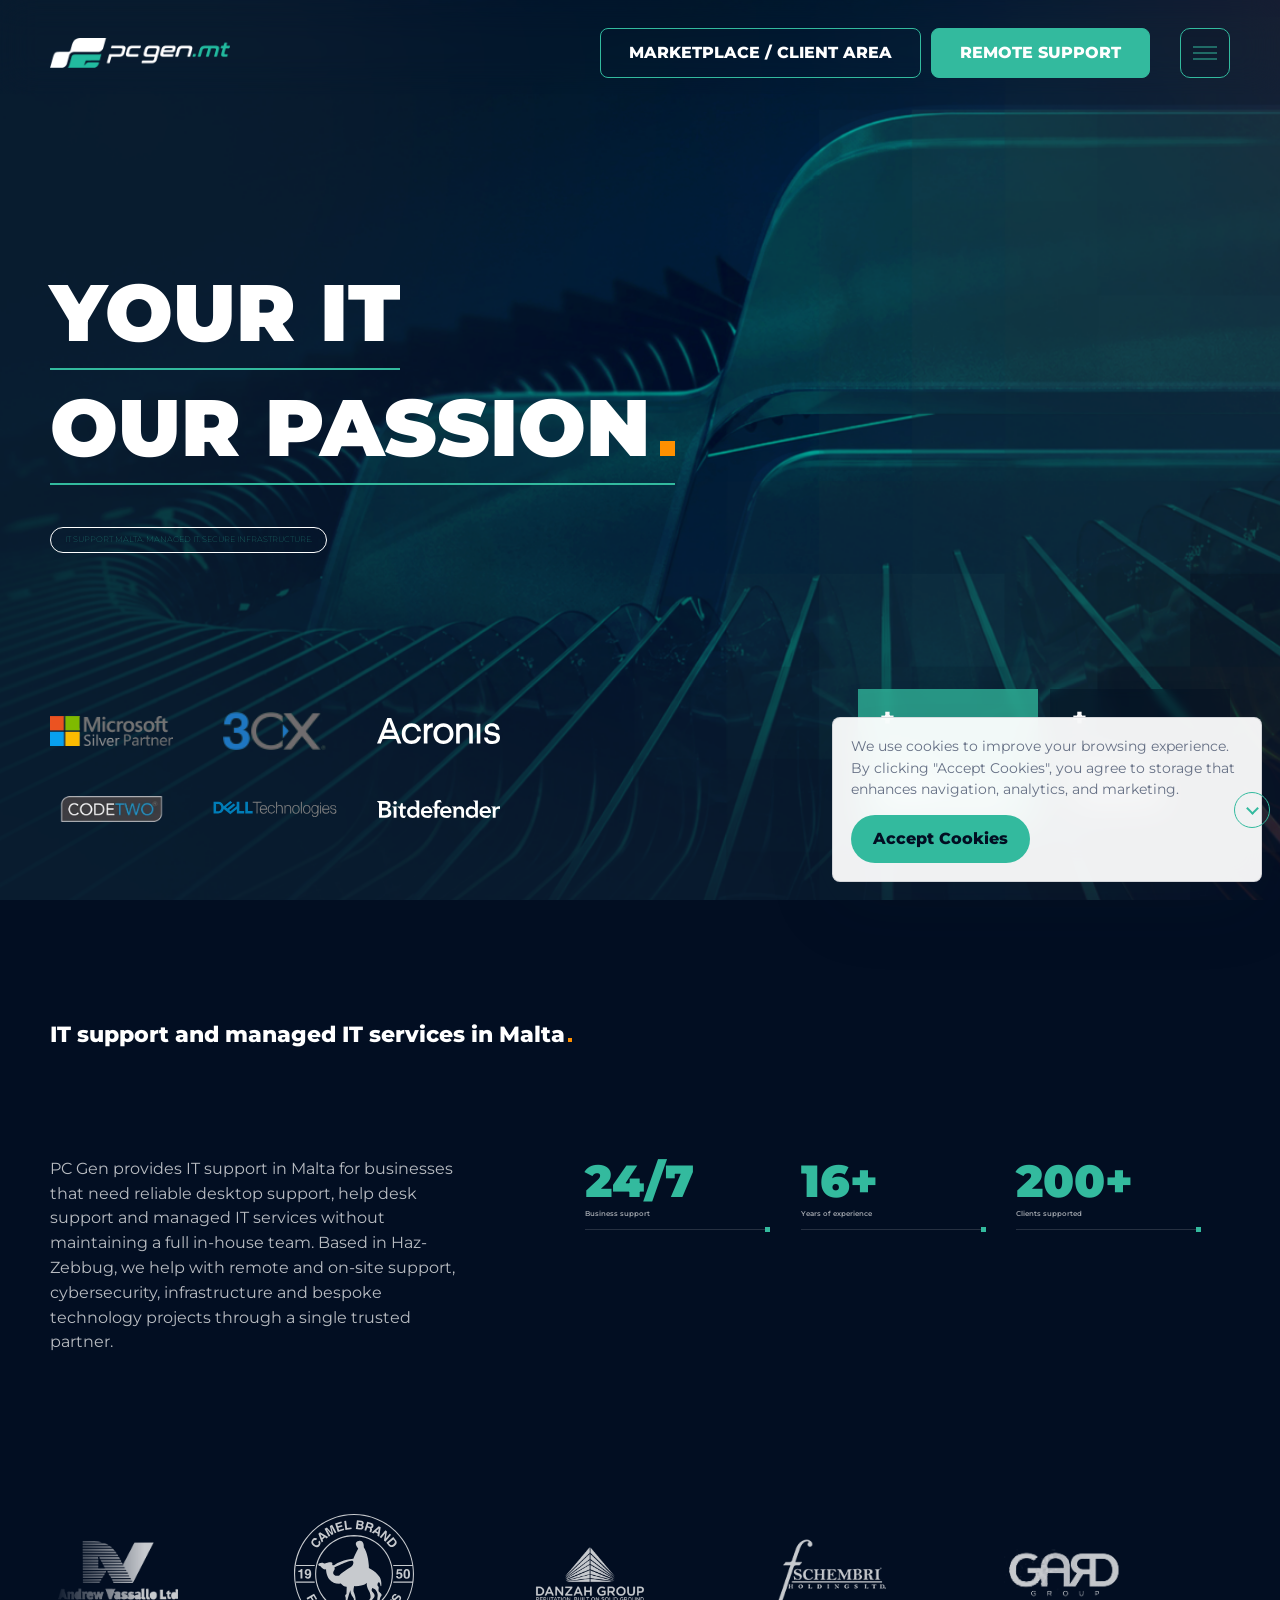
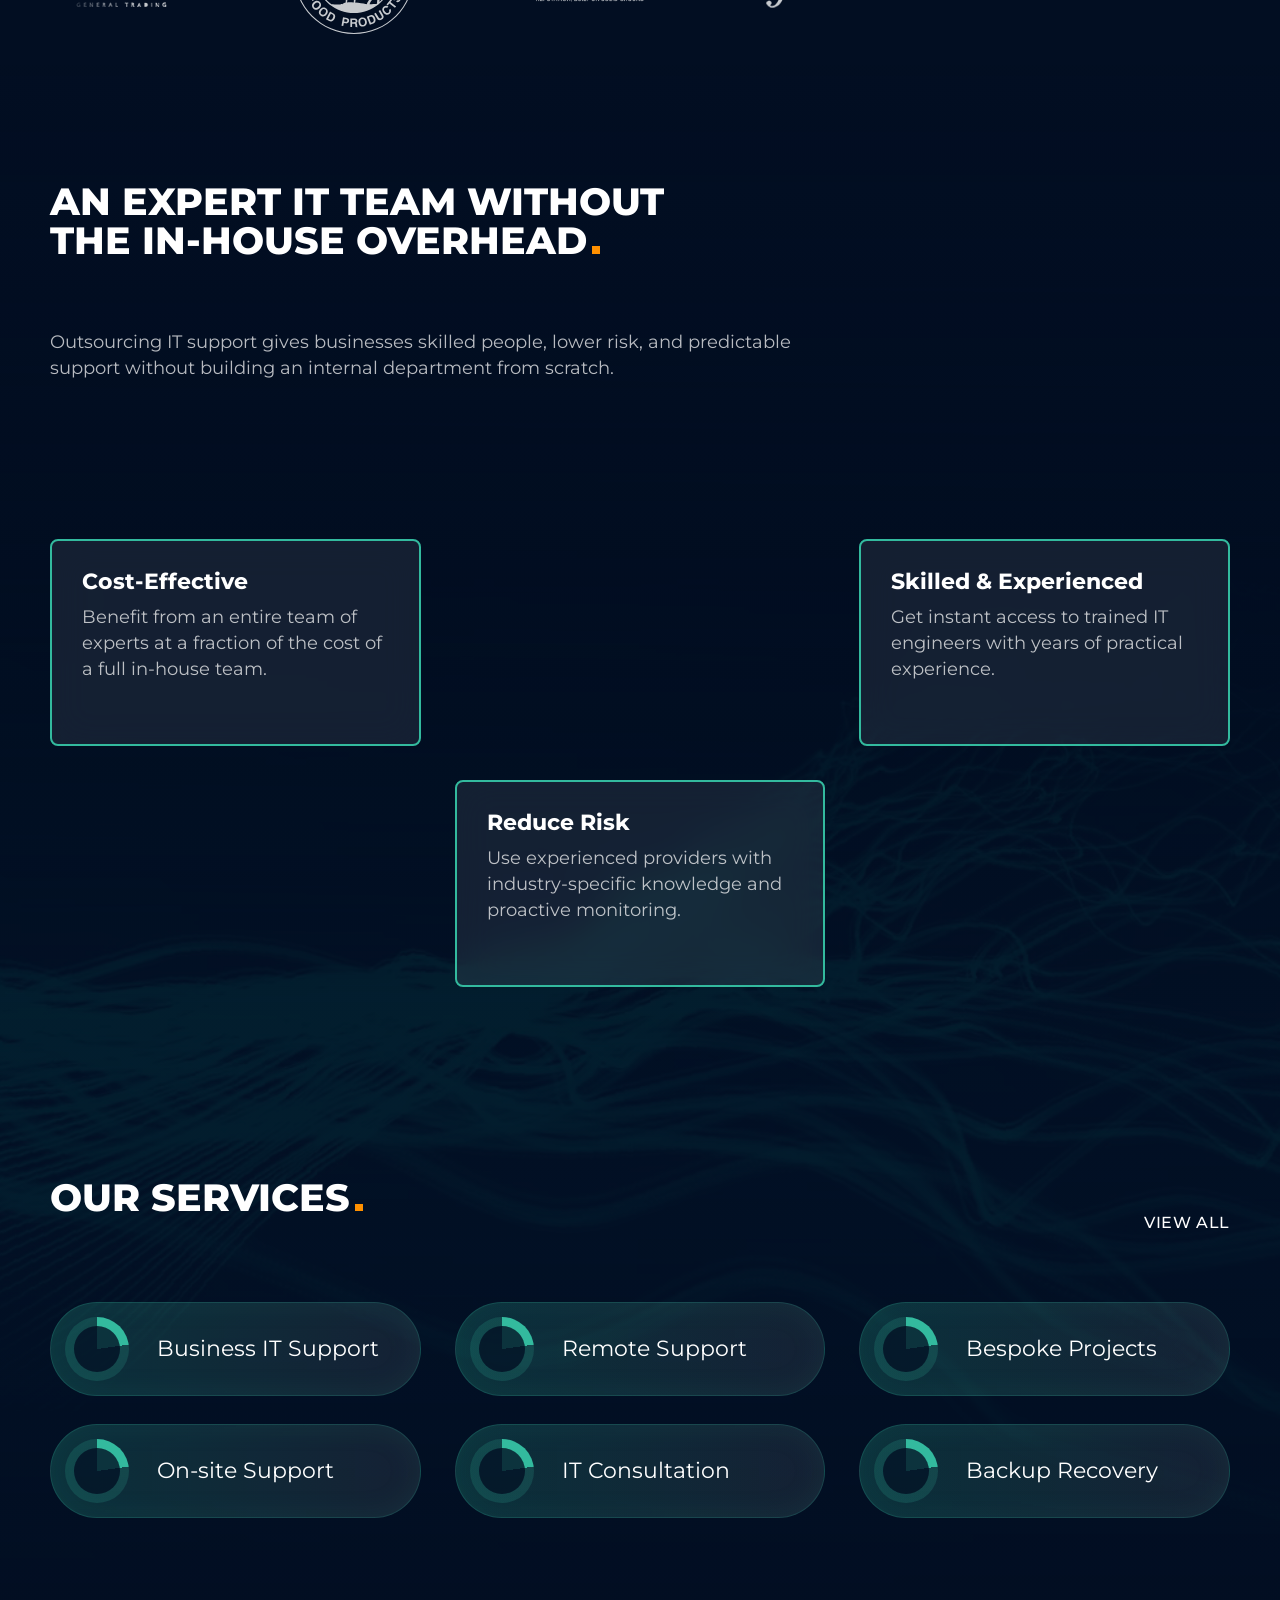
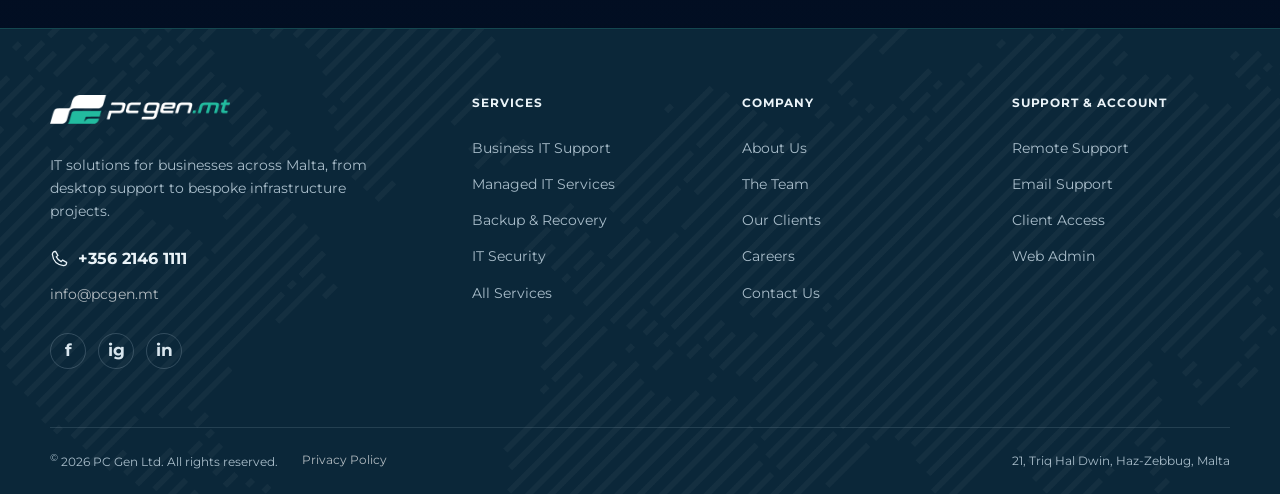
<file: index.html>
<!doctype html>
<html lang="en" xmlns:mso="urn:schemas-microsoft-com:office:office" xmlns:msdt="uuid:C2F41010-65B3-11d1-A29F-00AA00C14882">
<head>
  <meta charset="utf-8">
  <meta name="viewport" content="width=device-width, initial-scale=1">
  <title>IT Support Malta &amp; Managed IT Services | PC Gen</title>
  <!-- SEO:START -->
  <meta name="description" content="Business IT support in Malta from PC Gen. Managed IT services, desktop and help desk support, cybersecurity, remote assistance and on-site technical support.">
  <meta name="robots" content="noindex, follow">
  <link rel="canonical" href="https://pcgen.mt/">
  <meta property="og:type" content="website">
  <meta property="og:site_name" content="PC Gen">
  <meta property="og:locale" content="en_MT">
  <meta property="og:title" content="IT Support Malta &amp; Managed IT Services | PC Gen">
  <meta property="og:description" content="Business IT support in Malta from PC Gen. Managed IT services, desktop and help desk support, cybersecurity, remote assistance and on-site technical support.">
  <meta property="og:url" content="https://pcgen.mt/">
  <meta property="og:image" content="https://pcgen.mt/assets/brand/logo.png">
  <meta property="og:image:alt" content="PC Gen IT support in Malta">
  <meta name="twitter:card" content="summary">
  <meta name="twitter:title" content="IT Support Malta &amp; Managed IT Services | PC Gen">
  <meta name="twitter:description" content="Business IT support in Malta from PC Gen. Managed IT services, desktop and help desk support, cybersecurity, remote assistance and on-site technical support.">
  <meta name="twitter:image" content="https://pcgen.mt/assets/brand/logo.png">
  <script type="application/ld+json">{"@context":"https://schema.org","@graph":[{"@type":"LocalBusiness","@id":"https://pcgen.mt/#business","name":"PC Gen","legalName":"PC Generation Ltd.","url":"https://pcgen.mt/","logo":"https://pcgen.mt/assets/brand/logo.png","image":"https://pcgen.mt/assets/brand/logo.png","telephone":"+356 2146 1111","email":"info@pcgen.mt","address":{"@type":"PostalAddress","streetAddress":"21, Triq Hal Dwin","addressLocality":"Haz-Zebbug","addressCountry":"MT"},"areaServed":{"@type":"Country","name":"Malta"},"openingHoursSpecification":[{"@type":"OpeningHoursSpecification","dayOfWeek":["Monday","Tuesday","Wednesday","Thursday","Friday"],"opens":"08:30","closes":"17:30"}],"sameAs":["https://www.facebook.com/pcgen.mt","https://www.instagram.com/pcgen.mt","https://www.linkedin.com/company/pcgen/"]},{"@type":"WebSite","@id":"https://pcgen.mt/#website","url":"https://pcgen.mt/","name":"PC Gen","publisher":{"@id":"https://pcgen.mt/#business"},"inLanguage":"en-MT"},{"@type":"WebPage","@id":"https://pcgen.mt/#webpage","url":"https://pcgen.mt/","name":"IT Support Malta & Managed IT Services | PC Gen","description":"Business IT support in Malta from PC Gen. Managed IT services, desktop and help desk support, cybersecurity, remote assistance and on-site technical support.","inLanguage":"en-MT","isPartOf":{"@id":"https://pcgen.mt/#website"},"about":{"@id":"https://pcgen.mt/#business"}}]}</script>
  <!-- SEO:END -->
  <link rel="icon" href="assets/brand/favicon.png?v=20260814fz">
  <link rel="apple-touch-icon" href="assets/brand/favicon.png?v=20260814fz">
  <link rel="preconnect" href="https://fonts.googleapis.com">
  <link rel="preconnect" href="https://fonts.gstatic.com" crossorigin>
  <link rel="preload" as="image" href="assets/brand/logo.png" fetchpriority="high">
  <link rel="preload" as="image" href="assets/backgrounds/HeaderBG-4.png" fetchpriority="high">
  <link rel="preload" as="image" href="assets/brand/favicon.png">
  <link href="https://fonts.googleapis.com/css2?family=Montserrat:wght@400;500;600;700;800;900&display=swap" rel="stylesheet">
  <link rel="stylesheet" href="assets/styles.css?v=8b1300d31a04">


<!--[if gte mso 9]><xml>
<mso:CustomDocumentProperties>
<mso:_dlc_DocId msdt:dt="string">MRYKD3H7JWR2-918958877-7553</mso:_dlc_DocId>
<mso:_dlc_DocIdItemGuid msdt:dt="string">e25d63a4-0124-4bf9-be8d-8a2d52d625f1</mso:_dlc_DocIdItemGuid>
<mso:_dlc_DocIdUrl msdt:dt="string">https://pcgeneration0.sharepoint.com/sites/Marketing/_layouts/15/DocIdRedir.aspx?ID=MRYKD3H7JWR2-918958877-7553, MRYKD3H7JWR2-918958877-7553</mso:_dlc_DocIdUrl>
</mso:CustomDocumentProperties>
</xml><![endif]-->
  <link rel="stylesheet" href="./assets/mobile.css?v=0720b6c6f62d">
  <link rel="stylesheet" href="./assets/footer.css?v=a490b706a46a">
</head>
<body data-page="home">
  <!-- PRERENDER:START -->
  <div id="app" class="app-ready" data-prerendered="home">
    <header class="site-header">
      <div class="container header-inner">
        <a class="brand" href="./" aria-label="PC Gen home"><img src="./assets/brand/logo.png" alt="PC Gen"><span class="mobile-only mobile-brand" aria-hidden="true"><img src="./assets/brand/pcgen-mobile-mark.svg" alt=""><span></span></span></a>
        <nav class="main-nav" id="main-nav" aria-label="Main navigation">
          <div class="mobile-only mobile-menu-socials"><div class="socials"><a href="https://www.facebook.com/pcgen.mt" target="_blank" rel="noopener" aria-label="Facebook">f</a><a href="https://www.instagram.com/pcgen.mt" target="_blank" rel="noopener" aria-label="Instagram">ig</a><a href="https://www.linkedin.com/company/pcgen/" target="_blank" rel="noopener" aria-label="LinkedIn">in</a></div></div>
          <div class="main-nav-top">
            <a class="main-nav-support" href="./remote-support.html">Remote Support</a>
          </div>
          <div class="main-nav-links">
            <a class="" href="./about/">About</a><a class="" href="./meet-the-team/">The Team</a><a class="" href="./services/">Services</a><a class="" href="./clients/">Clients</a><a class="" href="./careers/">Careers</a><a class="" href="./contact/">Contact</a>
          </div>
          <div class="main-nav-footer">
            <div class="socials">
              <a href="https://www.facebook.com/pcgen.mt" target="_blank" rel="noopener" aria-label="Facebook">f</a>
              <a href="https://www.instagram.com/pcgen.mt" target="_blank" rel="noopener" aria-label="Instagram">ig</a>
              <a href="https://www.linkedin.com/company/pcgen/" target="_blank" rel="noopener" aria-label="LinkedIn">in</a>
            </div>
            <strong class="mobile-only mobile-menu-contact-title">Get in touch:</strong>
            <a href="tel:0035621461111">+356 2146 1111</a>
            <a href="mailto:support@pcgen.mt">support@pcgen.mt</a>
            <a class="mobile-only" href="mailto:info@pcgen.mt">info@pcgen.mt</a>
            <img class="mobile-only mobile-menu-mark" src="./assets/brand/pcgen-mobile-mark.svg" alt="">
          </div>
        </nav>
        <div class="support-downloads" aria-label="Header actions">
          <a class="remote-header-link client-access-link" href="https://clientops.pcgen.mt:4443/marketplace">MARKETPLACE / CLIENT AREA</a>
          <a class="remote-header-link" href="./remote-support.html">Remote Support</a>
        </div>
        <button class="menu-toggle" type="button" aria-label="Open menu" aria-controls="main-nav" aria-expanded="false"><span></span><span></span><span></span></button>
      </div>
    </header><main id="main-content">

    <section class="hero home-hero">
      <div class="container home-hero-stage">
        <div class="home-hero-copy">
          <h1><span>YOUR IT</span><span>OUR PASSION<span class="title-accent-dot" aria-hidden="true"></span></span></h1>
          <p class="home-hero-kicker">IT Support Malta. Managed IT. Secure Infrastructure.</p>
        </div>
        <div class="logos home-hero-logos"><div class="logo-tile"><img src="./assets/ms.png" alt="Microsoft Silver Partner" loading="lazy"></div><div class="logo-tile"><img src="./assets/3cx-logo.png" alt="3CX" loading="lazy"></div><div class="logo-tile"><img src="./assets/Acronis-logo-white.svg" alt="Acronis" loading="lazy"></div><div class="logo-tile"><img src="./assets/codetwo-logo.webp" alt="CodeTwo" loading="lazy"></div><div class="logo-tile"><img src="./assets/Dell_Technologies_logo.svg" alt="Dell Technologies" loading="lazy"></div><div class="logo-tile"><img src="./assets/Bitdefender_logo.svg" alt="Bitdefender" loading="lazy"></div></div>
        <div class="home-hero-actions" aria-label="Home actions">
          <a class="home-action-tile" href="./services/"><span aria-hidden="true">+</span><strong>Our<br>Services</strong></a>
          <a class="home-action-tile secondary" href="./contact/"><span aria-hidden="true">+</span><strong>Get in<br>Touch</strong></a>
        </div>
      </div>
    </section>

    <section class="section home-proof-section">
      <div class="container home-proof-grid">
        <div class="home-proof-copy">
          <h2 class="section-title">IT support and managed IT services in Malta</h2>
          <p>PC Gen provides IT support in Malta for businesses that need reliable desktop support, help desk support and managed IT services without maintaining a full in-house team.<span class="mobile-proof-break"></span> Based in Haz-Zebbug, we help with remote and on-site support, cybersecurity, infrastructure and bespoke technology projects through a single trusted partner.</p>
        </div>
        <div class="home-proof-metrics" aria-label="PC Gen highlights">
          <article>
            <strong>24/7</strong>
            <span>Business support</span>
          </article>
          <article>
            <strong>16+</strong>
            <span>Years of experience</span>
          </article>
          <article>
            <strong>200+</strong>
            <span>Clients supported</span>
          </article>
        </div>
      </div>
    </section>
    <section class="section home-client-section">
      <div class="container">

    <div class="logo-showcase" aria-label="Client logos carousel">
      <div class="logo-showcase-viewport" data-logo-viewport>
        <div class="logo-showcase-track">
          <div class="logo-showcase-set"><div class="logo-tile"><img src="./assets/clients-logos/AV.png" alt="Andrew Vassallo" loading="lazy"></div><div class="logo-tile"><img src="./assets/clients-logos/CamelBrand-white.svg" alt="Camel Brand" loading="lazy" data-logo-default="./assets/clients-logos/CamelBrand-white.svg" data-logo-hover="./assets/clients-logos/CamelBrand.svg" style="filter: none"></div><div class="logo-tile"><img src="./assets/clients-logos/Danzah.png" alt="Danzah Group" loading="lazy"></div><div class="logo-tile"><img src="./assets/clients-logos/FSH-Logo.png" alt="FSH" loading="lazy"></div><div class="logo-tile"><img src="./assets/clients-logos/GARD.png" alt="GARD" loading="lazy"></div><div class="logo-tile"><img src="./assets/clients-logos/image002.png" alt="Client logo" loading="lazy"></div><div class="logo-tile"><img src="./assets/clients-logos/JG-LOGO.png" alt="J&G" loading="lazy"></div><div class="logo-tile"><img src="./assets/clients-logos/Kencar-_Full-Logo-160x111-1.png" alt="Kencar" loading="lazy"></div><div class="logo-tile"><img src="./assets/clients-logos/Pitstop-Logo.png" alt="Pitstop" loading="lazy"></div><div class="logo-tile"><img src="./assets/clients-logos/smart-effects-color-logo.png" alt="Smart Effects" loading="lazy"></div><div class="logo-tile"><img src="./assets/clients-logos/TUMInvest_Logo_FullColour-e1562143591464.png" alt="TUM Invest" loading="lazy"></div><div class="logo-tile"><img src="./assets/clients-logos/VC-1.png" alt="V&C Group" loading="lazy"></div><div class="logo-tile"><img src="./assets/clients-logos/VGB-main-logo@1.png" alt="VGB" loading="lazy"></div></div>
          <div class="logo-showcase-set" aria-hidden="true"><div class="logo-tile"><img src="./assets/clients-logos/AV.png" alt="Andrew Vassallo" loading="lazy"></div><div class="logo-tile"><img src="./assets/clients-logos/CamelBrand-white.svg" alt="Camel Brand" loading="lazy" data-logo-default="./assets/clients-logos/CamelBrand-white.svg" data-logo-hover="./assets/clients-logos/CamelBrand.svg" style="filter: none"></div><div class="logo-tile"><img src="./assets/clients-logos/Danzah.png" alt="Danzah Group" loading="lazy"></div><div class="logo-tile"><img src="./assets/clients-logos/FSH-Logo.png" alt="FSH" loading="lazy"></div><div class="logo-tile"><img src="./assets/clients-logos/GARD.png" alt="GARD" loading="lazy"></div><div class="logo-tile"><img src="./assets/clients-logos/image002.png" alt="Client logo" loading="lazy"></div><div class="logo-tile"><img src="./assets/clients-logos/JG-LOGO.png" alt="J&G" loading="lazy"></div><div class="logo-tile"><img src="./assets/clients-logos/Kencar-_Full-Logo-160x111-1.png" alt="Kencar" loading="lazy"></div><div class="logo-tile"><img src="./assets/clients-logos/Pitstop-Logo.png" alt="Pitstop" loading="lazy"></div><div class="logo-tile"><img src="./assets/clients-logos/smart-effects-color-logo.png" alt="Smart Effects" loading="lazy"></div><div class="logo-tile"><img src="./assets/clients-logos/TUMInvest_Logo_FullColour-e1562143591464.png" alt="TUM Invest" loading="lazy"></div><div class="logo-tile"><img src="./assets/clients-logos/VC-1.png" alt="V&C Group" loading="lazy"></div><div class="logo-tile"><img src="./assets/clients-logos/VGB-main-logo@1.png" alt="VGB" loading="lazy"></div></div>
        </div>
      </div>
    </div>
      </div>
    </section>
    <section class="section dark why-section">
      <video class="why-section-video" src="./assets/hero-flow-wiggle-loop.webm" autoplay loop muted playsinline aria-hidden="true"></video>
      <div class="container why-section-content">
        <div class="why-section-intro">
          <h2 class="section-title"><span>AN EXPERT IT TEAM WITHOUT</span><span>THE IN-HOUSE OVERHEAD</span></h2>
          <p class="section-copy">Outsourcing IT support gives businesses skilled people, lower risk, and predictable support without building an internal department from scratch.</p>
        </div>
        <div class="grid three why-grid">
          <article class="card"><h3>Cost-Effective</h3><p>Benefit from an entire team of experts at a fraction of the cost of a full in-house team.</p></article>
          <article class="card"><h3>Skilled & Experienced</h3><p>Get instant access to trained IT engineers with years of practical experience.</p></article>
          <article class="card"><h3>Reduce Risk</h3><p>Use experienced providers with industry-specific knowledge and proactive monitoring.</p></article>
        </div>
        <div class="home-services-row">
          <div>
            <h2 class="section-title">Our Services</h2>
          </div>
          <a class="home-services-view" href="./services/">View all</a>
        </div>
        <div class="home-services-pills">
    <a class="home-service-pill" href="./services/">
      <span class="home-service-ring" aria-hidden="true"></span>
      <span>Business IT Support</span>
    </a>
    <a class="home-service-pill" href="./services/">
      <span class="home-service-ring" aria-hidden="true"></span>
      <span>Remote Support</span>
    </a>
    <a class="home-service-pill" href="./services/">
      <span class="home-service-ring" aria-hidden="true"></span>
      <span>Bespoke Projects</span>
    </a>
    <a class="home-service-pill" href="./services/">
      <span class="home-service-ring" aria-hidden="true"></span>
      <span>On-site Support</span>
    </a>
    <a class="home-service-pill" href="./services/">
      <span class="home-service-ring" aria-hidden="true"></span>
      <span>IT Consultation</span>
    </a>
    <a class="home-service-pill" href="./services/">
      <span class="home-service-ring" aria-hidden="true"></span>
      <span>Backup Recovery</span>
    </a></div>
      </div>
    </section>

  </main>
    <footer class="site-footer footer-directory">
      <div class="container">
        <div class="footer-grid">
          <div class="footer-company">
            <a class="footer-brand-link" href="./" aria-label="PC Gen home"><img class="footer-logo" src="./assets/brand/logo.png" alt="PC Gen"></a>
            <p>IT solutions for businesses across Malta, from desktop support to bespoke infrastructure projects.</p>
            <a class="footer-phone" href="tel:0035621461111"><svg viewBox="0 0 24 24" aria-hidden="true" fill="none" stroke="currentColor" stroke-width="1.6"><path d="m7 3 3 5-2 2c1.3 2.5 3.5 4.7 6 6l2-2 5 3c0 3-2 4-4 4C9 20 4 15 3 7c0-2 1-4 4-4Z"/></svg>+356 2146 1111</a>
            <a class="footer-email" href="mailto:info@pcgen.mt">info@pcgen.mt</a>
            <div class="socials"><a href="https://www.facebook.com/pcgen.mt" target="_blank" rel="noopener" aria-label="Facebook">f</a><a href="https://www.instagram.com/pcgen.mt" target="_blank" rel="noopener" aria-label="Instagram">ig</a><a href="https://www.linkedin.com/company/pcgen/" target="_blank" rel="noopener" aria-label="LinkedIn">in</a></div>
          </div>
          <nav class="footer-link-group" aria-label="Footer services">
            <h3>Services</h3>
            <ul>
              <li><a href="./services/">Business IT Support</a></li>
              <li><a href="./services/">Managed IT Services</a></li>
              <li><a href="./services/">Backup &amp; Recovery</a></li>
              <li><a href="./services/">IT Security</a></li>
              <li><a href="./services/">All Services</a></li>
            </ul>
          </nav>
          <nav class="footer-link-group" aria-label="Footer company">
            <h3>Company</h3>
            <ul>
              <li><a href="./about/">About Us</a></li>
              <li><a href="./meet-the-team/">The Team</a></li>
              <li><a href="./clients/">Our Clients</a></li>
              <li><a href="./careers/">Careers</a></li>
              <li><a href="./contact/">Contact Us</a></li>
            </ul>
          </nav>
          <nav class="footer-link-group" aria-label="Footer support and account">
            <h3>Support &amp; Account</h3>
            <ul>
              <li><a href="./remote-support.html">Remote Support</a></li>
              <li><a href="mailto:support@pcgen.mt">Email Support</a></li>
              <li><a href="./client-login/">Client Access</a></li>
              <li><a href="./client-admin/">Web Admin</a></li>
            </ul>
          </nav>
        </div>
        <div class="footer-bottom">
          <div class="copyright">
            <span><sup>©</sup> 2026 PC Gen Ltd. All rights reserved.</span>
            <a href="https://pcgen.mt/privacy-policy" target="_blank" rel="noopener">Privacy Policy</a>
          </div>
          <span class="footer-location">21, Triq Hal Dwin, Haz-Zebbug, Malta</span>
        </div>
      </div>
    </footer>
    <aside class="cookie" id="cookie">
      <p>We use cookies to improve your browsing experience. By clicking "Accept Cookies", you agree to storage that enhances navigation, analytics, and marketing.</p>
      <button class="button" type="button" data-accept-cookies>Accept Cookies</button>
    </aside><button class="scroll-top-toggle" type="button" aria-label="Back to top" data-scroll-top><span aria-hidden="true"></span></button></div>
  <!-- PRERENDER:END -->
  <script src="assets/app.js?v=3972e2cbb016" defer></script>
</body>
</html>
</file>
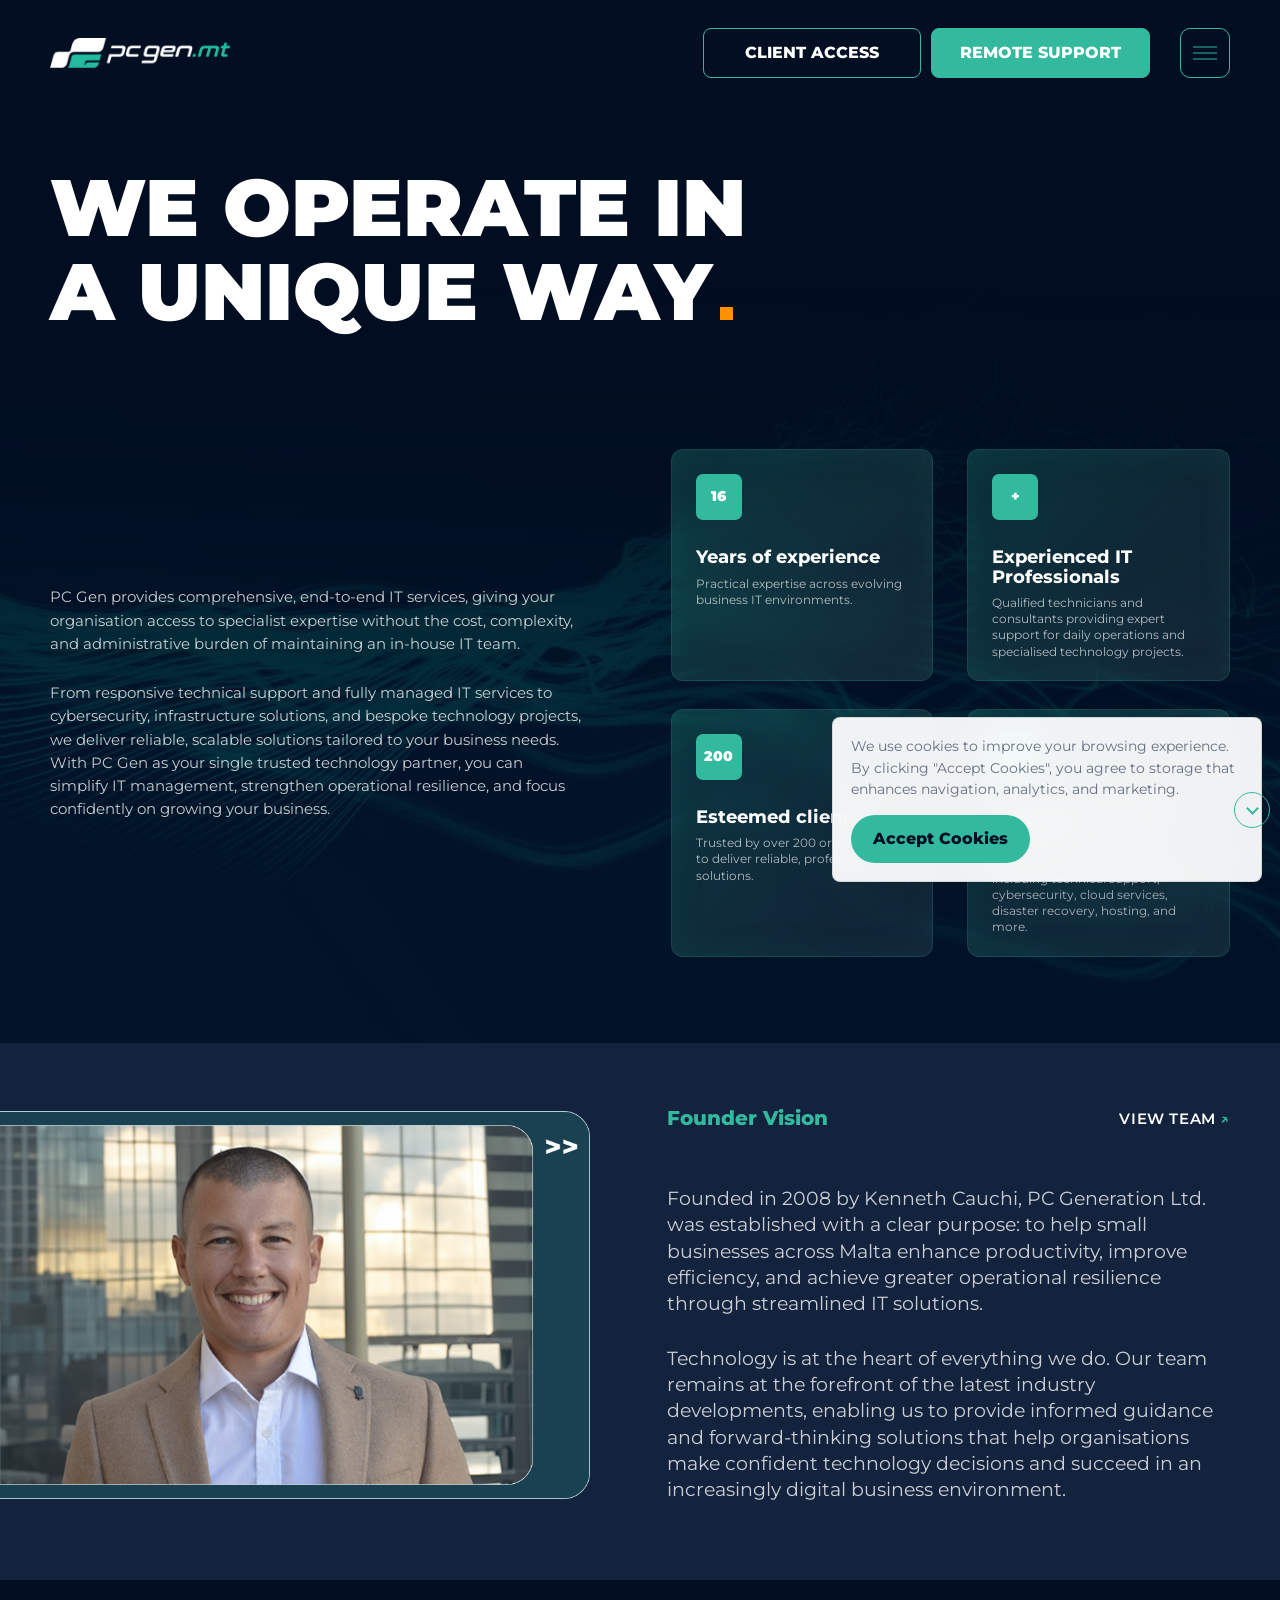
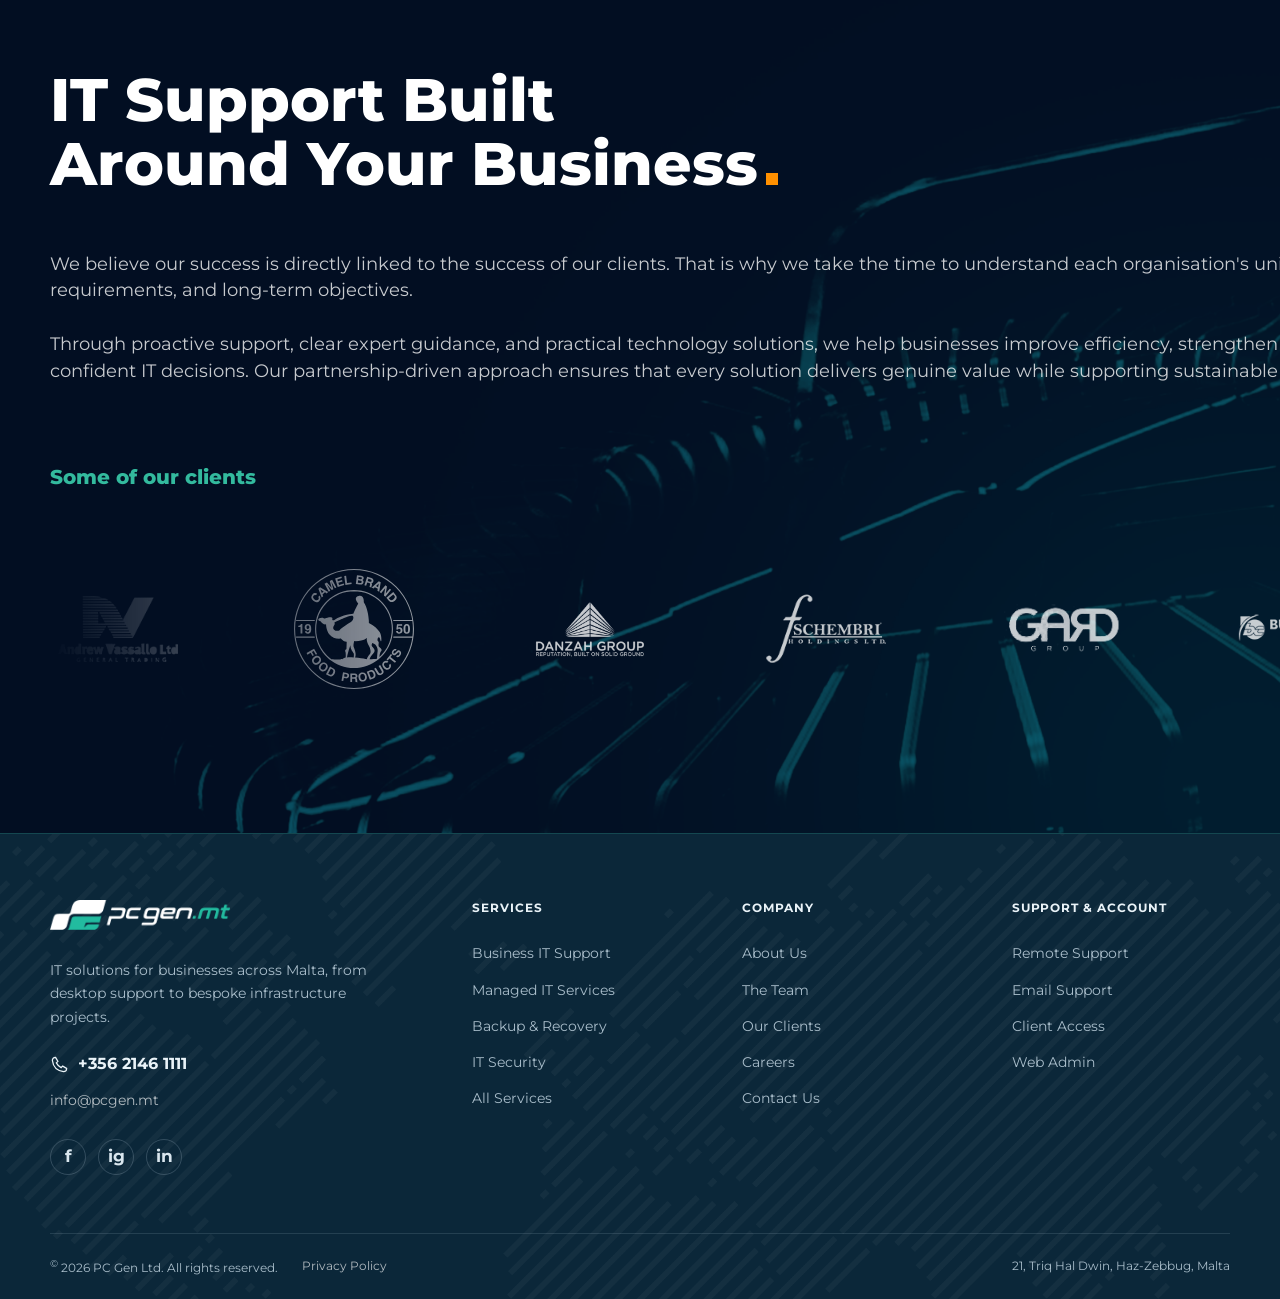
<file: about/index.html>
<!doctype html>
<html lang="en" xmlns:mso="urn:schemas-microsoft-com:office:office" xmlns:msdt="uuid:C2F41010-65B3-11d1-A29F-00AA00C14882">
<head>
  <meta charset="utf-8">
  <meta name="viewport" content="width=device-width, initial-scale=1">
  <title>IT Company in Malta | About PC Gen</title>
  <!-- SEO:START -->
  <meta name="description" content="Meet PC Gen, an IT company based in Haz-Zebbug, Malta. We provide managed IT, business support, cybersecurity and infrastructure services for organisations.">
  <meta name="robots" content="noindex, follow">
  <link rel="canonical" href="https://pcgen.mt/about/">
  <meta property="og:type" content="website">
  <meta property="og:site_name" content="PC Gen">
  <meta property="og:locale" content="en_MT">
  <meta property="og:title" content="IT Company in Malta | About PC Gen">
  <meta property="og:description" content="Meet PC Gen, an IT company based in Haz-Zebbug, Malta. We provide managed IT, business support, cybersecurity and infrastructure services for organisations.">
  <meta property="og:url" content="https://pcgen.mt/about/">
  <meta property="og:image" content="https://pcgen.mt/assets/brand/logo.png">
  <meta property="og:image:alt" content="PC Gen IT support in Malta">
  <meta name="twitter:card" content="summary">
  <meta name="twitter:title" content="IT Company in Malta | About PC Gen">
  <meta name="twitter:description" content="Meet PC Gen, an IT company based in Haz-Zebbug, Malta. We provide managed IT, business support, cybersecurity and infrastructure services for organisations.">
  <meta name="twitter:image" content="https://pcgen.mt/assets/brand/logo.png">
  <script type="application/ld+json">{"@context":"https://schema.org","@graph":[{"@type":"LocalBusiness","@id":"https://pcgen.mt/#business","name":"PC Gen","legalName":"PC Generation Ltd.","url":"https://pcgen.mt/","logo":"https://pcgen.mt/assets/brand/logo.png","image":"https://pcgen.mt/assets/brand/logo.png","telephone":"+356 2146 1111","email":"info@pcgen.mt","address":{"@type":"PostalAddress","streetAddress":"21, Triq Hal Dwin","addressLocality":"Haz-Zebbug","addressCountry":"MT"},"areaServed":{"@type":"Country","name":"Malta"},"openingHoursSpecification":[{"@type":"OpeningHoursSpecification","dayOfWeek":["Monday","Tuesday","Wednesday","Thursday","Friday"],"opens":"08:30","closes":"17:30"}],"sameAs":["https://www.facebook.com/pcgen.mt","https://www.instagram.com/pcgen.mt","https://www.linkedin.com/company/pcgen/"]},{"@type":"WebSite","@id":"https://pcgen.mt/#website","url":"https://pcgen.mt/","name":"PC Gen","publisher":{"@id":"https://pcgen.mt/#business"},"inLanguage":"en-MT"},{"@type":"AboutPage","@id":"https://pcgen.mt/about/#webpage","url":"https://pcgen.mt/about/","name":"IT Company in Malta | About PC Gen","description":"Meet PC Gen, an IT company based in Haz-Zebbug, Malta. We provide managed IT, business support, cybersecurity and infrastructure services for organisations.","inLanguage":"en-MT","isPartOf":{"@id":"https://pcgen.mt/#website"},"about":{"@id":"https://pcgen.mt/#business"}},{"@type":"BreadcrumbList","@id":"https://pcgen.mt/about/#breadcrumb","itemListElement":[{"@type":"ListItem","position":1,"name":"Home","item":"https://pcgen.mt/"},{"@type":"ListItem","position":2,"name":"IT Company in Malta","item":"https://pcgen.mt/about/"}]}]}</script>
  <!-- SEO:END -->
  <link rel="icon" href="../assets/brand/favicon.png?v=20260814fz">
  <link rel="preconnect" href="https://fonts.googleapis.com">
  <link rel="preconnect" href="https://fonts.gstatic.com" crossorigin>
  <link rel="preload" as="image" href="../assets/brand/logo.png" fetchpriority="high">
  <link rel="preload" as="image" href="../assets/brand/favicon.png">
  <link href="https://fonts.googleapis.com/css2?family=Montserrat:wght@400;500;600;700;800;900&display=swap" rel="stylesheet">
  <link rel="stylesheet" href="../assets/styles.css?v=8b1300d31a04">

<!--[if gte mso 9]><xml>
<mso:CustomDocumentProperties>
<mso:_dlc_DocId msdt:dt="string">MRYKD3H7JWR2-918958877-7555</mso:_dlc_DocId>
<mso:_dlc_DocIdItemGuid msdt:dt="string">8692b40c-d725-4838-87a1-ebf474d99671</mso:_dlc_DocIdItemGuid>
<mso:_dlc_DocIdUrl msdt:dt="string">https://pcgeneration0.sharepoint.com/sites/Marketing/_layouts/15/DocIdRedir.aspx?ID=MRYKD3H7JWR2-918958877-7555, MRYKD3H7JWR2-918958877-7555</mso:_dlc_DocIdUrl>
</mso:CustomDocumentProperties>
</xml><![endif]-->
  <link rel="stylesheet" href="../assets/mobile.css?v=0720b6c6f62d">
  <link rel="stylesheet" href="../assets/footer.css?v=a490b706a46a">
</head>
<body data-page="about">
  <!-- PRERENDER:START -->
  <div id="app" class="app-ready" data-prerendered="about">
    <header class="site-header">
      <div class="container header-inner">
        <a class="brand" href="../" aria-label="PC Gen home"><img src="../assets/brand/logo.png" alt="PC Gen"><span class="mobile-only mobile-brand" aria-hidden="true"><img src="../assets/brand/pcgen-mobile-mark.svg" alt=""><span></span></span></a>
        <nav class="main-nav" id="main-nav" aria-label="Main navigation">
          <div class="mobile-only mobile-menu-socials"><div class="socials"><a href="https://www.facebook.com/pcgen.mt" target="_blank" rel="noopener" aria-label="Facebook">f</a><a href="https://www.instagram.com/pcgen.mt" target="_blank" rel="noopener" aria-label="Instagram">ig</a><a href="https://www.linkedin.com/company/pcgen/" target="_blank" rel="noopener" aria-label="LinkedIn">in</a></div></div>
          <div class="main-nav-top">
            <a class="main-nav-support" href="../remote-support.html">Remote Support</a>
          </div>
          <div class="main-nav-links">
            <a class="" href="../about/">About</a><a class="" href="../meet-the-team/">The Team</a><a class="" href="../services/">Services</a><a class="" href="../clients/">Clients</a><a class="" href="../careers/">Careers</a><a class="" href="../contact/">Contact</a>
          </div>
          <div class="main-nav-footer">
            <div class="socials">
              <a href="https://www.facebook.com/pcgen.mt" target="_blank" rel="noopener" aria-label="Facebook">f</a>
              <a href="https://www.instagram.com/pcgen.mt" target="_blank" rel="noopener" aria-label="Instagram">ig</a>
              <a href="https://www.linkedin.com/company/pcgen/" target="_blank" rel="noopener" aria-label="LinkedIn">in</a>
            </div>
            <strong class="mobile-only mobile-menu-contact-title">Get in touch:</strong>
            <a href="tel:0035621461111">+356 2146 1111</a>
            <a href="mailto:support@pcgen.mt">support@pcgen.mt</a>
            <a class="mobile-only" href="mailto:info@pcgen.mt">info@pcgen.mt</a>
            <img class="mobile-only mobile-menu-mark" src="../assets/brand/pcgen-mobile-mark.svg" alt="">
          </div>
        </nav>
        <div class="support-downloads" aria-label="Header actions">
          <a class="remote-header-link client-access-link" href="../client-login/">Client Access</a>
          <a class="remote-header-link" href="../remote-support.html">Remote Support</a>
        </div>
        <button class="menu-toggle" type="button" aria-label="Open menu" aria-controls="main-nav" aria-expanded="false"><span></span><span></span><span></span></button>
      </div>
    </header><main id="main-content">
    <section class="hero about-hero">
      <video class="about-hero-video" src="../assets/hero-flow-wiggle-loop.webm" autoplay loop muted playsinline preload="auto" aria-hidden="true"></video>
      <div class="container about-hero-stage">
        <div class="about-hero-title">
          <h1><span>WE OPERATE IN</span><span>A UNIQUE WAY<span class="title-accent-dot" aria-hidden="true"></span></span></h1>
        </div>
        <div class="about-hero-body">
          <div class="about-hero-copy">
            <p>PC Gen provides comprehensive, end-to-end IT services, giving your organisation access to specialist expertise without the cost, complexity, and administrative burden of maintaining an in-house IT team.</p>
            <p>From responsive technical support and fully managed IT services to cybersecurity, infrastructure solutions, and bespoke technology projects, we deliver reliable, scalable solutions tailored to your business needs. With PC Gen as your single trusted technology partner, you can simplify IT management, strengthen operational resilience, and focus confidently on growing your business.</p>
          </div>
          <div class="about-stat-grid" aria-label="PC Gen company highlights">
            <article class="about-stat-card"><span>16</span><h3>Years of experience</h3><p>Practical expertise across evolving business IT environments.</p></article>
            <article class="about-stat-card"><span>+</span><h3>Experienced IT Professionals</h3><p>Qualified technicians and consultants providing expert support for daily operations and specialised technology projects.</p></article>
            <article class="about-stat-card"><span>200</span><h3>Esteemed clients</h3><p>Trusted by over 200 organisations to deliver reliable, professional IT solutions.</p></article>
            <article class="about-stat-card"><span>IT</span><h3>Comprehensive IT Services</h3><p>A complete range of solutions, including technical support, cybersecurity, cloud services, disaster recovery, hosting, and more.</p></article>
          </div>
        </div>
      </div>
    </section>
    <section class="section about-founder-section">
      <div class="container about-founder-grid">
        <div class="about-founder-media">
          <img src="../assets/backgrounds/Kenneth.png" alt="Kenneth Cauchi" loading="lazy">
          <span aria-hidden="true">&gt;&gt;</span>
        </div>
        <div class="about-founder-copy">
          <div class="about-founder-heading">
            <h2>Founder Vision</h2>
            <a href="../meet-the-team/">View team <span aria-hidden="true">&#8599;</span></a>
          </div>
          <p>Founded in 2008 by Kenneth Cauchi, PC Generation Ltd. was established with a clear purpose: to help small businesses across Malta enhance productivity, improve efficiency, and achieve greater operational resilience through streamlined IT solutions.</p>
          <p>Technology is at the heart of everything we do. Our team remains at the forefront of the latest industry developments, enabling us to provide informed guidance and forward-thinking solutions that help organisations make confident technology decisions and succeed in an increasingly digital business environment.</p>
        </div>
      </div>
    </section>
    <section class="section about-support-section">
      <div class="container about-support-content">
        <h2 class="section-title about-support-title">IT Support Built<br>Around Your Business</h2>
        <p>We believe our success is directly linked to the success of our clients. That is why we take the time to understand each organisation's unique challenges, operational requirements, and long-term objectives.</p>
        <p>Through proactive support, clear expert guidance, and practical technology solutions, we help businesses improve efficiency, strengthen resilience, and make confident IT decisions. Our partnership-driven approach ensures that every solution delivers genuine value while supporting sustainable growth.</p>
        <div class="about-client-row">
          <h3>Some of our clients</h3>
          <a href="../clients/">View all <span aria-hidden="true">&#8599;</span></a>
        </div>

    <div class="logo-showcase" aria-label="Client logos carousel">
      <div class="logo-showcase-viewport" data-logo-viewport>
        <div class="logo-showcase-track">
          <div class="logo-showcase-set"><div class="logo-tile"><img src="../assets/clients-logos/AV.png" alt="Andrew Vassallo" loading="lazy"></div><div class="logo-tile"><img src="../assets/clients-logos/CamelBrand-white.svg" alt="Camel Brand" loading="lazy" data-logo-default="../assets/clients-logos/CamelBrand-white.svg" data-logo-hover="../assets/clients-logos/CamelBrand.svg" style="filter: none"></div><div class="logo-tile"><img src="../assets/clients-logos/Danzah.png" alt="Danzah Group" loading="lazy"></div><div class="logo-tile"><img src="../assets/clients-logos/FSH-Logo.png" alt="FSH" loading="lazy"></div><div class="logo-tile"><img src="../assets/clients-logos/GARD.png" alt="GARD" loading="lazy"></div><div class="logo-tile"><img src="../assets/clients-logos/image002.png" alt="Client logo" loading="lazy"></div><div class="logo-tile"><img src="../assets/clients-logos/JG-LOGO.png" alt="J&G" loading="lazy"></div><div class="logo-tile"><img src="../assets/clients-logos/Kencar-_Full-Logo-160x111-1.png" alt="Kencar" loading="lazy"></div><div class="logo-tile"><img src="../assets/clients-logos/Pitstop-Logo.png" alt="Pitstop" loading="lazy"></div><div class="logo-tile"><img src="../assets/clients-logos/smart-effects-color-logo.png" alt="Smart Effects" loading="lazy"></div><div class="logo-tile"><img src="../assets/clients-logos/TUMInvest_Logo_FullColour-e1562143591464.png" alt="TUM Invest" loading="lazy"></div><div class="logo-tile"><img src="../assets/clients-logos/VC-1.png" alt="V&C Group" loading="lazy"></div><div class="logo-tile"><img src="../assets/clients-logos/VGB-main-logo@1.png" alt="VGB" loading="lazy"></div></div>
          <div class="logo-showcase-set" aria-hidden="true"><div class="logo-tile"><img src="../assets/clients-logos/AV.png" alt="Andrew Vassallo" loading="lazy"></div><div class="logo-tile"><img src="../assets/clients-logos/CamelBrand-white.svg" alt="Camel Brand" loading="lazy" data-logo-default="../assets/clients-logos/CamelBrand-white.svg" data-logo-hover="../assets/clients-logos/CamelBrand.svg" style="filter: none"></div><div class="logo-tile"><img src="../assets/clients-logos/Danzah.png" alt="Danzah Group" loading="lazy"></div><div class="logo-tile"><img src="../assets/clients-logos/FSH-Logo.png" alt="FSH" loading="lazy"></div><div class="logo-tile"><img src="../assets/clients-logos/GARD.png" alt="GARD" loading="lazy"></div><div class="logo-tile"><img src="../assets/clients-logos/image002.png" alt="Client logo" loading="lazy"></div><div class="logo-tile"><img src="../assets/clients-logos/JG-LOGO.png" alt="J&G" loading="lazy"></div><div class="logo-tile"><img src="../assets/clients-logos/Kencar-_Full-Logo-160x111-1.png" alt="Kencar" loading="lazy"></div><div class="logo-tile"><img src="../assets/clients-logos/Pitstop-Logo.png" alt="Pitstop" loading="lazy"></div><div class="logo-tile"><img src="../assets/clients-logos/smart-effects-color-logo.png" alt="Smart Effects" loading="lazy"></div><div class="logo-tile"><img src="../assets/clients-logos/TUMInvest_Logo_FullColour-e1562143591464.png" alt="TUM Invest" loading="lazy"></div><div class="logo-tile"><img src="../assets/clients-logos/VC-1.png" alt="V&C Group" loading="lazy"></div><div class="logo-tile"><img src="../assets/clients-logos/VGB-main-logo@1.png" alt="VGB" loading="lazy"></div></div>
        </div>
      </div>
    </div>
      </div>
    </section>

  </main>
    <footer class="site-footer footer-directory">
      <div class="container">
        <div class="footer-grid">
          <div class="footer-company">
            <a class="footer-brand-link" href="../" aria-label="PC Gen home"><img class="footer-logo" src="../assets/brand/logo.png" alt="PC Gen"></a>
            <p>IT solutions for businesses across Malta, from desktop support to bespoke infrastructure projects.</p>
            <a class="footer-phone" href="tel:0035621461111"><svg viewBox="0 0 24 24" aria-hidden="true" fill="none" stroke="currentColor" stroke-width="1.6"><path d="m7 3 3 5-2 2c1.3 2.5 3.5 4.7 6 6l2-2 5 3c0 3-2 4-4 4C9 20 4 15 3 7c0-2 1-4 4-4Z"/></svg>+356 2146 1111</a>
            <a class="footer-email" href="mailto:info@pcgen.mt">info@pcgen.mt</a>
            <div class="socials"><a href="https://www.facebook.com/pcgen.mt" target="_blank" rel="noopener" aria-label="Facebook">f</a><a href="https://www.instagram.com/pcgen.mt" target="_blank" rel="noopener" aria-label="Instagram">ig</a><a href="https://www.linkedin.com/company/pcgen/" target="_blank" rel="noopener" aria-label="LinkedIn">in</a></div>
          </div>
          <nav class="footer-link-group" aria-label="Footer services">
            <h3>Services</h3>
            <ul>
              <li><a href="../services/">Business IT Support</a></li>
              <li><a href="../services/">Managed IT Services</a></li>
              <li><a href="../services/">Backup &amp; Recovery</a></li>
              <li><a href="../services/">IT Security</a></li>
              <li><a href="../services/">All Services</a></li>
            </ul>
          </nav>
          <nav class="footer-link-group" aria-label="Footer company">
            <h3>Company</h3>
            <ul>
              <li><a href="../about/">About Us</a></li>
              <li><a href="../meet-the-team/">The Team</a></li>
              <li><a href="../clients/">Our Clients</a></li>
              <li><a href="../careers/">Careers</a></li>
              <li><a href="../contact/">Contact Us</a></li>
            </ul>
          </nav>
          <nav class="footer-link-group" aria-label="Footer support and account">
            <h3>Support &amp; Account</h3>
            <ul>
              <li><a href="../remote-support.html">Remote Support</a></li>
              <li><a href="mailto:support@pcgen.mt">Email Support</a></li>
              <li><a href="../client-login/">Client Access</a></li>
              <li><a href="../client-admin/">Web Admin</a></li>
            </ul>
          </nav>
        </div>
        <div class="footer-bottom">
          <div class="copyright">
            <span><sup>©</sup> 2026 PC Gen Ltd. All rights reserved.</span>
            <a href="https://pcgen.mt/privacy-policy" target="_blank" rel="noopener">Privacy Policy</a>
          </div>
          <span class="footer-location">21, Triq Hal Dwin, Haz-Zebbug, Malta</span>
        </div>
      </div>
    </footer>
    <aside class="cookie" id="cookie">
      <p>We use cookies to improve your browsing experience. By clicking "Accept Cookies", you agree to storage that enhances navigation, analytics, and marketing.</p>
      <button class="button" type="button" data-accept-cookies>Accept Cookies</button>
    </aside><button class="scroll-top-toggle" type="button" aria-label="Back to top" data-scroll-top><span aria-hidden="true"></span></button></div>
  <!-- PRERENDER:END -->
  <script src="../assets/app.js?v=3972e2cbb016" defer></script>
</body>
</html>
</file>
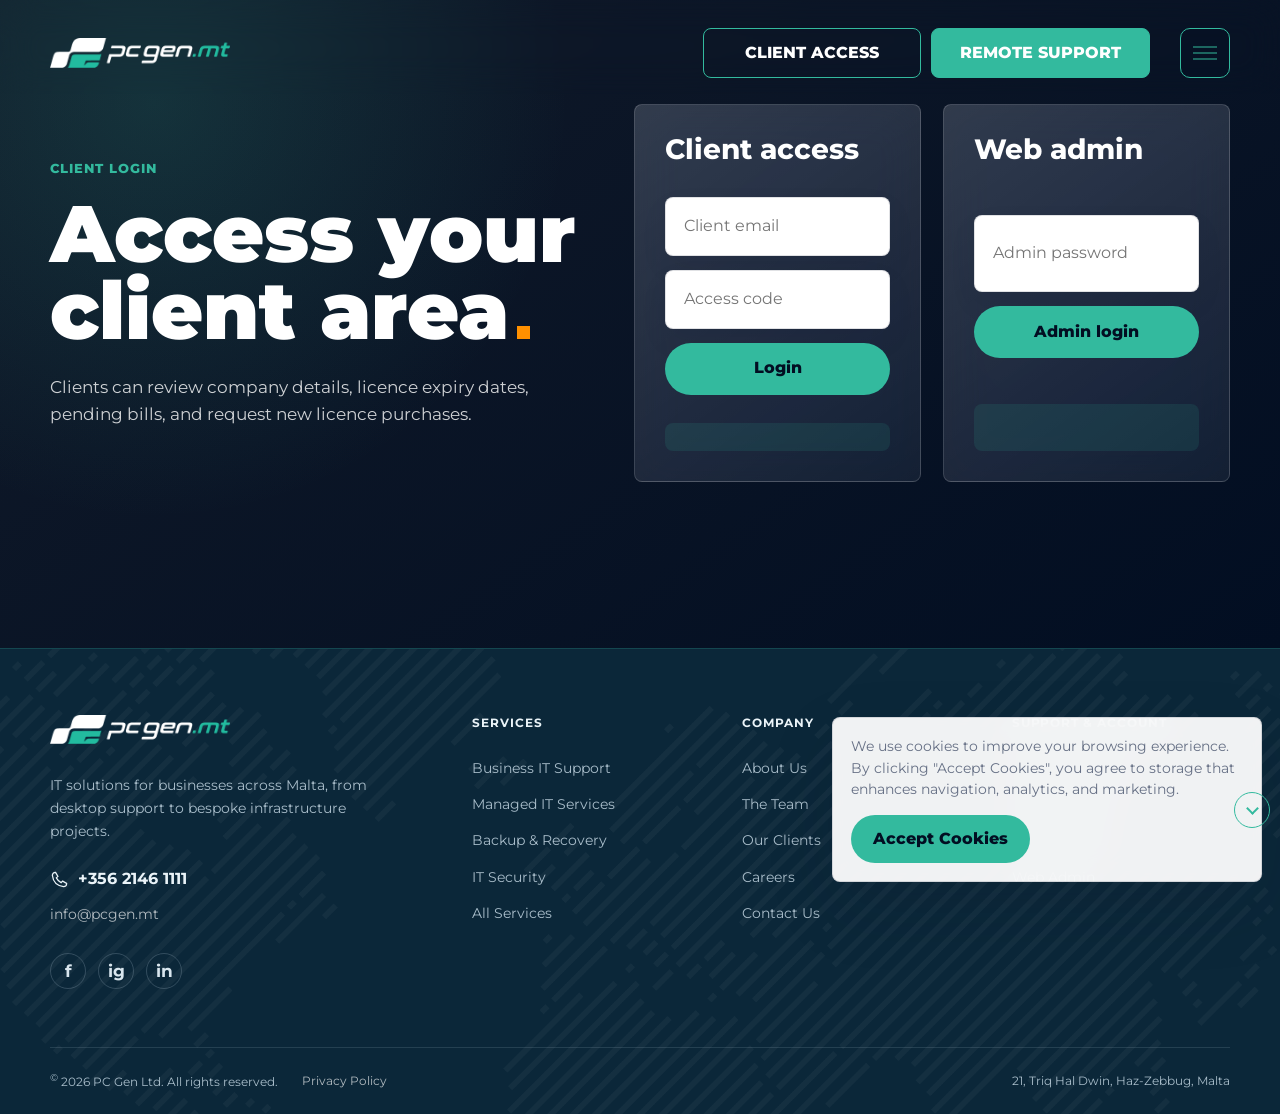
<file: client-login/index.html>
<!doctype html>
<html lang="en" xmlns:mso="urn:schemas-microsoft-com:office:office" xmlns:msdt="uuid:C2F41010-65B3-11d1-A29F-00AA00C14882">
<head>
  <meta charset="utf-8">
  <meta name="viewport" content="width=device-width, initial-scale=1">
  <title>Client Login | PC Gen</title>
  <!-- SEO:START -->
  <meta name="description" content="Sign in to your PC Gen client area.">
  <meta name="robots" content="noindex, nofollow">
  <link rel="canonical" href="https://pcgen.mt/client-login/">
  <meta property="og:type" content="website">
  <meta property="og:site_name" content="PC Gen">
  <meta property="og:locale" content="en_MT">
  <meta property="og:title" content="Client Login | PC Gen">
  <meta property="og:description" content="Sign in to your PC Gen client area.">
  <meta property="og:url" content="https://pcgen.mt/client-login/">
  <meta property="og:image" content="https://pcgen.mt/assets/brand/logo.png">
  <meta property="og:image:alt" content="PC Gen IT support in Malta">
  <meta name="twitter:card" content="summary">
  <meta name="twitter:title" content="Client Login | PC Gen">
  <meta name="twitter:description" content="Sign in to your PC Gen client area.">
  <meta name="twitter:image" content="https://pcgen.mt/assets/brand/logo.png">

  <!-- SEO:END -->
  <link rel="icon" href="../assets/brand/favicon.png?v=20260814fz">
  <link rel="preconnect" href="https://fonts.googleapis.com">
  <link rel="preconnect" href="https://fonts.gstatic.com" crossorigin>
  <link rel="preload" as="image" href="../assets/brand/logo.png" fetchpriority="high">
  <link href="https://fonts.googleapis.com/css2?family=Montserrat:wght@400;500;600;700;800;900&display=swap" rel="stylesheet">
  <link rel="stylesheet" href="../assets/styles.css?v=8b1300d31a04">

<!--[if gte mso 9]><xml>
<mso:CustomDocumentProperties>
<mso:_dlc_DocId msdt:dt="string">MRYKD3H7JWR2-918958877-7569</mso:_dlc_DocId>
<mso:_dlc_DocIdItemGuid msdt:dt="string">ca234af8-ddb0-48f1-b460-60da6f6e19fc</mso:_dlc_DocIdItemGuid>
<mso:_dlc_DocIdUrl msdt:dt="string">https://pcgeneration0.sharepoint.com/sites/Marketing/_layouts/15/DocIdRedir.aspx?ID=MRYKD3H7JWR2-918958877-7569, MRYKD3H7JWR2-918958877-7569</mso:_dlc_DocIdUrl>
</mso:CustomDocumentProperties>
</xml><![endif]-->
  <link rel="stylesheet" href="../assets/mobile.css?v=0720b6c6f62d">
  <link rel="stylesheet" href="../assets/footer.css?v=a490b706a46a">
</head>
<body data-page="client-login">
  <div id="app"></div>
  <script src="../assets/app.js?v=3972e2cbb016" defer></script>
</body>
</html>
</file>
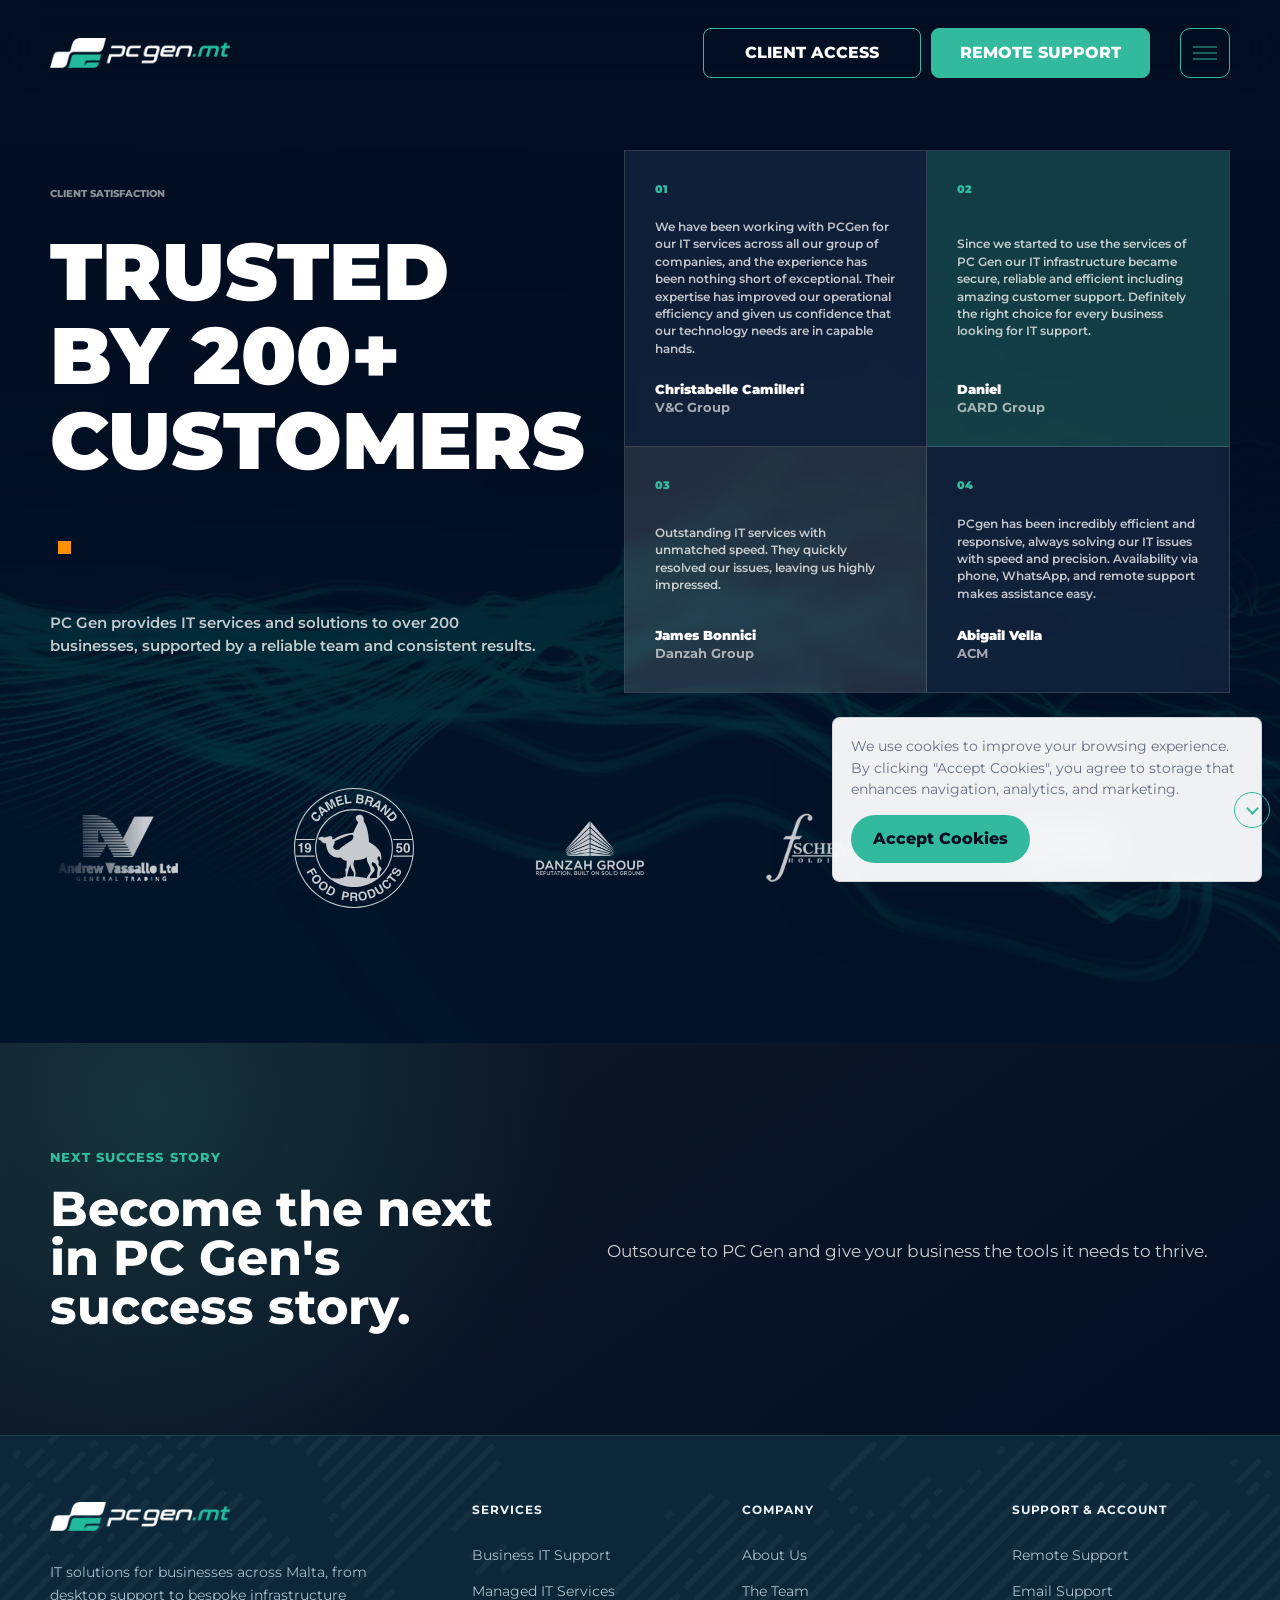
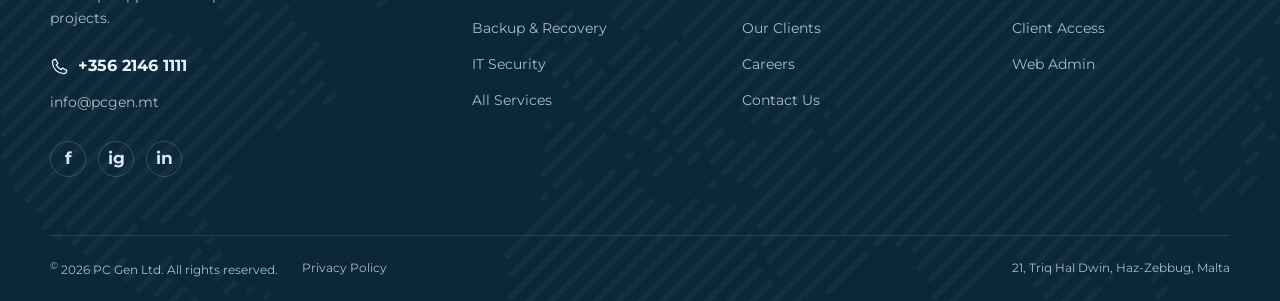
<file: clients/index.html>
<!doctype html>
<html lang="en" xmlns:mso="urn:schemas-microsoft-com:office:office" xmlns:msdt="uuid:C2F41010-65B3-11d1-A29F-00AA00C14882">
<head>
  <meta charset="utf-8">
  <meta name="viewport" content="width=device-width, initial-scale=1">
  <title>Business IT Support Clients in Malta | PC Gen</title>
  <!-- SEO:START -->
  <meta name="description" content="Discover businesses supported by PC Gen in Malta. Read client feedback on our IT support, managed services, technical expertise and responsive assistance.">
  <meta name="robots" content="noindex, follow">
  <link rel="canonical" href="https://pcgen.mt/clients/">
  <meta property="og:type" content="website">
  <meta property="og:site_name" content="PC Gen">
  <meta property="og:locale" content="en_MT">
  <meta property="og:title" content="Business IT Support Clients in Malta | PC Gen">
  <meta property="og:description" content="Discover businesses supported by PC Gen in Malta. Read client feedback on our IT support, managed services, technical expertise and responsive assistance.">
  <meta property="og:url" content="https://pcgen.mt/clients/">
  <meta property="og:image" content="https://pcgen.mt/assets/brand/logo.png">
  <meta property="og:image:alt" content="PC Gen IT support in Malta">
  <meta name="twitter:card" content="summary">
  <meta name="twitter:title" content="Business IT Support Clients in Malta | PC Gen">
  <meta name="twitter:description" content="Discover businesses supported by PC Gen in Malta. Read client feedback on our IT support, managed services, technical expertise and responsive assistance.">
  <meta name="twitter:image" content="https://pcgen.mt/assets/brand/logo.png">
  <script type="application/ld+json">{"@context":"https://schema.org","@graph":[{"@type":"LocalBusiness","@id":"https://pcgen.mt/#business","name":"PC Gen","legalName":"PC Generation Ltd.","url":"https://pcgen.mt/","logo":"https://pcgen.mt/assets/brand/logo.png","image":"https://pcgen.mt/assets/brand/logo.png","telephone":"+356 2146 1111","email":"info@pcgen.mt","address":{"@type":"PostalAddress","streetAddress":"21, Triq Hal Dwin","addressLocality":"Haz-Zebbug","addressCountry":"MT"},"areaServed":{"@type":"Country","name":"Malta"},"openingHoursSpecification":[{"@type":"OpeningHoursSpecification","dayOfWeek":["Monday","Tuesday","Wednesday","Thursday","Friday"],"opens":"08:30","closes":"17:30"}],"sameAs":["https://www.facebook.com/pcgen.mt","https://www.instagram.com/pcgen.mt","https://www.linkedin.com/company/pcgen/"]},{"@type":"WebSite","@id":"https://pcgen.mt/#website","url":"https://pcgen.mt/","name":"PC Gen","publisher":{"@id":"https://pcgen.mt/#business"},"inLanguage":"en-MT"},{"@type":"WebPage","@id":"https://pcgen.mt/clients/#webpage","url":"https://pcgen.mt/clients/","name":"Business IT Support Clients in Malta | PC Gen","description":"Discover businesses supported by PC Gen in Malta. Read client feedback on our IT support, managed services, technical expertise and responsive assistance.","inLanguage":"en-MT","isPartOf":{"@id":"https://pcgen.mt/#website"},"about":{"@id":"https://pcgen.mt/#business"}},{"@type":"BreadcrumbList","@id":"https://pcgen.mt/clients/#breadcrumb","itemListElement":[{"@type":"ListItem","position":1,"name":"Home","item":"https://pcgen.mt/"},{"@type":"ListItem","position":2,"name":"Business IT Support Clients in Malta","item":"https://pcgen.mt/clients/"}]}]}</script>
  <!-- SEO:END -->
  <link rel="icon" href="../assets/brand/favicon.png?v=20260814fz">
  <link rel="preconnect" href="https://fonts.googleapis.com">
  <link rel="preconnect" href="https://fonts.gstatic.com" crossorigin>
  <link rel="preload" as="image" href="../assets/brand/logo.png" fetchpriority="high">
  <link rel="preload" as="image" href="../assets/brand/favicon.png">
  <link href="https://fonts.googleapis.com/css2?family=Montserrat:wght@400;500;600;700;800;900&display=swap" rel="stylesheet">
  <link rel="stylesheet" href="../assets/styles.css?v=8b1300d31a04">

<!--[if gte mso 9]><xml>
<mso:CustomDocumentProperties>
<mso:_dlc_DocId msdt:dt="string">MRYKD3H7JWR2-918958877-7571</mso:_dlc_DocId>
<mso:_dlc_DocIdItemGuid msdt:dt="string">9cfb6c97-e1c3-410a-90d3-3f6f79ca80c4</mso:_dlc_DocIdItemGuid>
<mso:_dlc_DocIdUrl msdt:dt="string">https://pcgeneration0.sharepoint.com/sites/Marketing/_layouts/15/DocIdRedir.aspx?ID=MRYKD3H7JWR2-918958877-7571, MRYKD3H7JWR2-918958877-7571</mso:_dlc_DocIdUrl>
</mso:CustomDocumentProperties>
</xml><![endif]-->
  <link rel="stylesheet" href="../assets/mobile.css?v=0720b6c6f62d">
  <link rel="stylesheet" href="../assets/footer.css?v=a490b706a46a">
</head>
<body data-page="clients">
  <!-- PRERENDER:START -->
  <div id="app" class="app-ready" data-prerendered="clients">
    <header class="site-header">
      <div class="container header-inner">
        <a class="brand" href="../" aria-label="PC Gen home"><img src="../assets/brand/logo.png" alt="PC Gen"><span class="mobile-only mobile-brand" aria-hidden="true"><img src="../assets/brand/pcgen-mobile-mark.svg" alt=""><span></span></span></a>
        <nav class="main-nav" id="main-nav" aria-label="Main navigation">
          <div class="mobile-only mobile-menu-socials"><div class="socials"><a href="https://www.facebook.com/pcgen.mt" target="_blank" rel="noopener" aria-label="Facebook">f</a><a href="https://www.instagram.com/pcgen.mt" target="_blank" rel="noopener" aria-label="Instagram">ig</a><a href="https://www.linkedin.com/company/pcgen/" target="_blank" rel="noopener" aria-label="LinkedIn">in</a></div></div>
          <div class="main-nav-top">
            <a class="main-nav-support" href="../remote-support.html">Remote Support</a>
          </div>
          <div class="main-nav-links">
            <a class="" href="../about/">About</a><a class="" href="../meet-the-team/">The Team</a><a class="" href="../services/">Services</a><a class="" href="../clients/">Clients</a><a class="" href="../careers/">Careers</a><a class="" href="../contact/">Contact</a>
          </div>
          <div class="main-nav-footer">
            <div class="socials">
              <a href="https://www.facebook.com/pcgen.mt" target="_blank" rel="noopener" aria-label="Facebook">f</a>
              <a href="https://www.instagram.com/pcgen.mt" target="_blank" rel="noopener" aria-label="Instagram">ig</a>
              <a href="https://www.linkedin.com/company/pcgen/" target="_blank" rel="noopener" aria-label="LinkedIn">in</a>
            </div>
            <strong class="mobile-only mobile-menu-contact-title">Get in touch:</strong>
            <a href="tel:0035621461111">+356 2146 1111</a>
            <a href="mailto:support@pcgen.mt">support@pcgen.mt</a>
            <a class="mobile-only" href="mailto:info@pcgen.mt">info@pcgen.mt</a>
            <img class="mobile-only mobile-menu-mark" src="../assets/brand/pcgen-mobile-mark.svg" alt="">
          </div>
        </nav>
        <div class="support-downloads" aria-label="Header actions">
          <a class="remote-header-link client-access-link" href="../client-login/">Client Access</a>
          <a class="remote-header-link" href="../remote-support.html">Remote Support</a>
        </div>
        <button class="menu-toggle" type="button" aria-label="Open menu" aria-controls="main-nav" aria-expanded="false"><span></span><span></span><span></span></button>
      </div>
    </header><main id="main-content">
    <section class="hero clients-hero">
      <video class="hero-background-video" src="../assets/hero-flow-wiggle-loop.webm" autoplay loop muted playsinline preload="auto" aria-hidden="true"></video>
      <div class="container clients-hero-grid">
        <div class="hero-content clients-hero-copy">
          <span class="clients-hero-kicker">Client satisfaction</span>
          <h1><span>TRUSTED</span><span>BY 200+</span><span>CUSTOMERS<span class="title-accent-dot" aria-hidden="true"></span></span></h1>
          <p class="lead">PC Gen provides IT services and solutions to over 200 businesses, supported by a reliable team and consistent results.</p>
        </div>
        <div class="clients-hero-stories" aria-label="Client satisfaction stories">
    <blockquote class="clients-hero-story">
      <span class="clients-hero-story-number">01</span>
      <p>We have been working with PCGen for our IT services across all our group of companies, and the experience has been nothing short of exceptional. Their expertise has improved our operational efficiency and given us confidence that our technology needs are in capable hands.</p>
      <cite>Christabelle Camilleri<br><span>V&C Group</span></cite>
    </blockquote>
    <blockquote class="clients-hero-story">
      <span class="clients-hero-story-number">02</span>
      <p>Since we started to use the services of PC Gen our IT infrastructure became secure, reliable and efficient including amazing customer support. Definitely the right choice for every business looking for IT support.</p>
      <cite>Daniel<br><span>GARD Group</span></cite>
    </blockquote>
    <blockquote class="clients-hero-story">
      <span class="clients-hero-story-number">03</span>
      <p>Outstanding IT services with unmatched speed. They quickly resolved our issues, leaving us highly impressed.</p>
      <cite>James Bonnici<br><span>Danzah Group</span></cite>
    </blockquote>
    <blockquote class="clients-hero-story">
      <span class="clients-hero-story-number">04</span>
      <p>PCgen has been incredibly efficient and responsive, always solving our IT issues with speed and precision. Availability via phone, WhatsApp, and remote support makes assistance easy.</p>
      <cite>Abigail Vella<br><span>ACM</span></cite>
    </blockquote></div>
      </div>
      <div class="container clients-hero-logo-panel">

    <div class="logo-showcase" aria-label="Client logos carousel">
      <div class="logo-showcase-viewport" data-logo-viewport>
        <div class="logo-showcase-track">
          <div class="logo-showcase-set"><div class="logo-tile"><img src="../assets/clients-logos/AV.png" alt="Andrew Vassallo" loading="lazy"></div><div class="logo-tile"><img src="../assets/clients-logos/CamelBrand-white.svg" alt="Camel Brand" loading="lazy" data-logo-default="../assets/clients-logos/CamelBrand-white.svg" data-logo-hover="../assets/clients-logos/CamelBrand.svg" style="filter: none"></div><div class="logo-tile"><img src="../assets/clients-logos/Danzah.png" alt="Danzah Group" loading="lazy"></div><div class="logo-tile"><img src="../assets/clients-logos/FSH-Logo.png" alt="FSH" loading="lazy"></div><div class="logo-tile"><img src="../assets/clients-logos/GARD.png" alt="GARD" loading="lazy"></div><div class="logo-tile"><img src="../assets/clients-logos/image002.png" alt="Client logo" loading="lazy"></div><div class="logo-tile"><img src="../assets/clients-logos/JG-LOGO.png" alt="J&G" loading="lazy"></div><div class="logo-tile"><img src="../assets/clients-logos/Kencar-_Full-Logo-160x111-1.png" alt="Kencar" loading="lazy"></div><div class="logo-tile"><img src="../assets/clients-logos/Pitstop-Logo.png" alt="Pitstop" loading="lazy"></div><div class="logo-tile"><img src="../assets/clients-logos/smart-effects-color-logo.png" alt="Smart Effects" loading="lazy"></div><div class="logo-tile"><img src="../assets/clients-logos/TUMInvest_Logo_FullColour-e1562143591464.png" alt="TUM Invest" loading="lazy"></div><div class="logo-tile"><img src="../assets/clients-logos/VC-1.png" alt="V&C Group" loading="lazy"></div><div class="logo-tile"><img src="../assets/clients-logos/VGB-main-logo@1.png" alt="VGB" loading="lazy"></div></div>
          <div class="logo-showcase-set" aria-hidden="true"><div class="logo-tile"><img src="../assets/clients-logos/AV.png" alt="Andrew Vassallo" loading="lazy"></div><div class="logo-tile"><img src="../assets/clients-logos/CamelBrand-white.svg" alt="Camel Brand" loading="lazy" data-logo-default="../assets/clients-logos/CamelBrand-white.svg" data-logo-hover="../assets/clients-logos/CamelBrand.svg" style="filter: none"></div><div class="logo-tile"><img src="../assets/clients-logos/Danzah.png" alt="Danzah Group" loading="lazy"></div><div class="logo-tile"><img src="../assets/clients-logos/FSH-Logo.png" alt="FSH" loading="lazy"></div><div class="logo-tile"><img src="../assets/clients-logos/GARD.png" alt="GARD" loading="lazy"></div><div class="logo-tile"><img src="../assets/clients-logos/image002.png" alt="Client logo" loading="lazy"></div><div class="logo-tile"><img src="../assets/clients-logos/JG-LOGO.png" alt="J&G" loading="lazy"></div><div class="logo-tile"><img src="../assets/clients-logos/Kencar-_Full-Logo-160x111-1.png" alt="Kencar" loading="lazy"></div><div class="logo-tile"><img src="../assets/clients-logos/Pitstop-Logo.png" alt="Pitstop" loading="lazy"></div><div class="logo-tile"><img src="../assets/clients-logos/smart-effects-color-logo.png" alt="Smart Effects" loading="lazy"></div><div class="logo-tile"><img src="../assets/clients-logos/TUMInvest_Logo_FullColour-e1562143591464.png" alt="TUM Invest" loading="lazy"></div><div class="logo-tile"><img src="../assets/clients-logos/VC-1.png" alt="V&C Group" loading="lazy"></div><div class="logo-tile"><img src="../assets/clients-logos/VGB-main-logo@1.png" alt="VGB" loading="lazy"></div></div>
        </div>
      </div>
    </div>
      </div>
    </section>
    <section class="section dark">
      <div class="container split">
        <div><p class="eyebrow">Next success story</p><h2>Become the next in PC Gen's success story.</h2></div>
        <div><p class="lead">Outsource to PC Gen and give your business the tools it needs to thrive.</p></div>
      </div>
    </section>

  </main>
    <footer class="site-footer footer-directory">
      <div class="container">
        <div class="footer-grid">
          <div class="footer-company">
            <a class="footer-brand-link" href="../" aria-label="PC Gen home"><img class="footer-logo" src="../assets/brand/logo.png" alt="PC Gen"></a>
            <p>IT solutions for businesses across Malta, from desktop support to bespoke infrastructure projects.</p>
            <a class="footer-phone" href="tel:0035621461111"><svg viewBox="0 0 24 24" aria-hidden="true" fill="none" stroke="currentColor" stroke-width="1.6"><path d="m7 3 3 5-2 2c1.3 2.5 3.5 4.7 6 6l2-2 5 3c0 3-2 4-4 4C9 20 4 15 3 7c0-2 1-4 4-4Z"/></svg>+356 2146 1111</a>
            <a class="footer-email" href="mailto:info@pcgen.mt">info@pcgen.mt</a>
            <div class="socials"><a href="https://www.facebook.com/pcgen.mt" target="_blank" rel="noopener" aria-label="Facebook">f</a><a href="https://www.instagram.com/pcgen.mt" target="_blank" rel="noopener" aria-label="Instagram">ig</a><a href="https://www.linkedin.com/company/pcgen/" target="_blank" rel="noopener" aria-label="LinkedIn">in</a></div>
          </div>
          <nav class="footer-link-group" aria-label="Footer services">
            <h3>Services</h3>
            <ul>
              <li><a href="../services/">Business IT Support</a></li>
              <li><a href="../services/">Managed IT Services</a></li>
              <li><a href="../services/">Backup &amp; Recovery</a></li>
              <li><a href="../services/">IT Security</a></li>
              <li><a href="../services/">All Services</a></li>
            </ul>
          </nav>
          <nav class="footer-link-group" aria-label="Footer company">
            <h3>Company</h3>
            <ul>
              <li><a href="../about/">About Us</a></li>
              <li><a href="../meet-the-team/">The Team</a></li>
              <li><a href="../clients/">Our Clients</a></li>
              <li><a href="../careers/">Careers</a></li>
              <li><a href="../contact/">Contact Us</a></li>
            </ul>
          </nav>
          <nav class="footer-link-group" aria-label="Footer support and account">
            <h3>Support &amp; Account</h3>
            <ul>
              <li><a href="../remote-support.html">Remote Support</a></li>
              <li><a href="mailto:support@pcgen.mt">Email Support</a></li>
              <li><a href="../client-login/">Client Access</a></li>
              <li><a href="../client-admin/">Web Admin</a></li>
            </ul>
          </nav>
        </div>
        <div class="footer-bottom">
          <div class="copyright">
            <span><sup>©</sup> 2026 PC Gen Ltd. All rights reserved.</span>
            <a href="https://pcgen.mt/privacy-policy" target="_blank" rel="noopener">Privacy Policy</a>
          </div>
          <span class="footer-location">21, Triq Hal Dwin, Haz-Zebbug, Malta</span>
        </div>
      </div>
    </footer>
    <aside class="cookie" id="cookie">
      <p>We use cookies to improve your browsing experience. By clicking "Accept Cookies", you agree to storage that enhances navigation, analytics, and marketing.</p>
      <button class="button" type="button" data-accept-cookies>Accept Cookies</button>
    </aside><button class="scroll-top-toggle" type="button" aria-label="Back to top" data-scroll-top><span aria-hidden="true"></span></button></div>
  <!-- PRERENDER:END -->
  <script src="../assets/app.js?v=3972e2cbb016" defer></script>
</body>
</html>
</file>
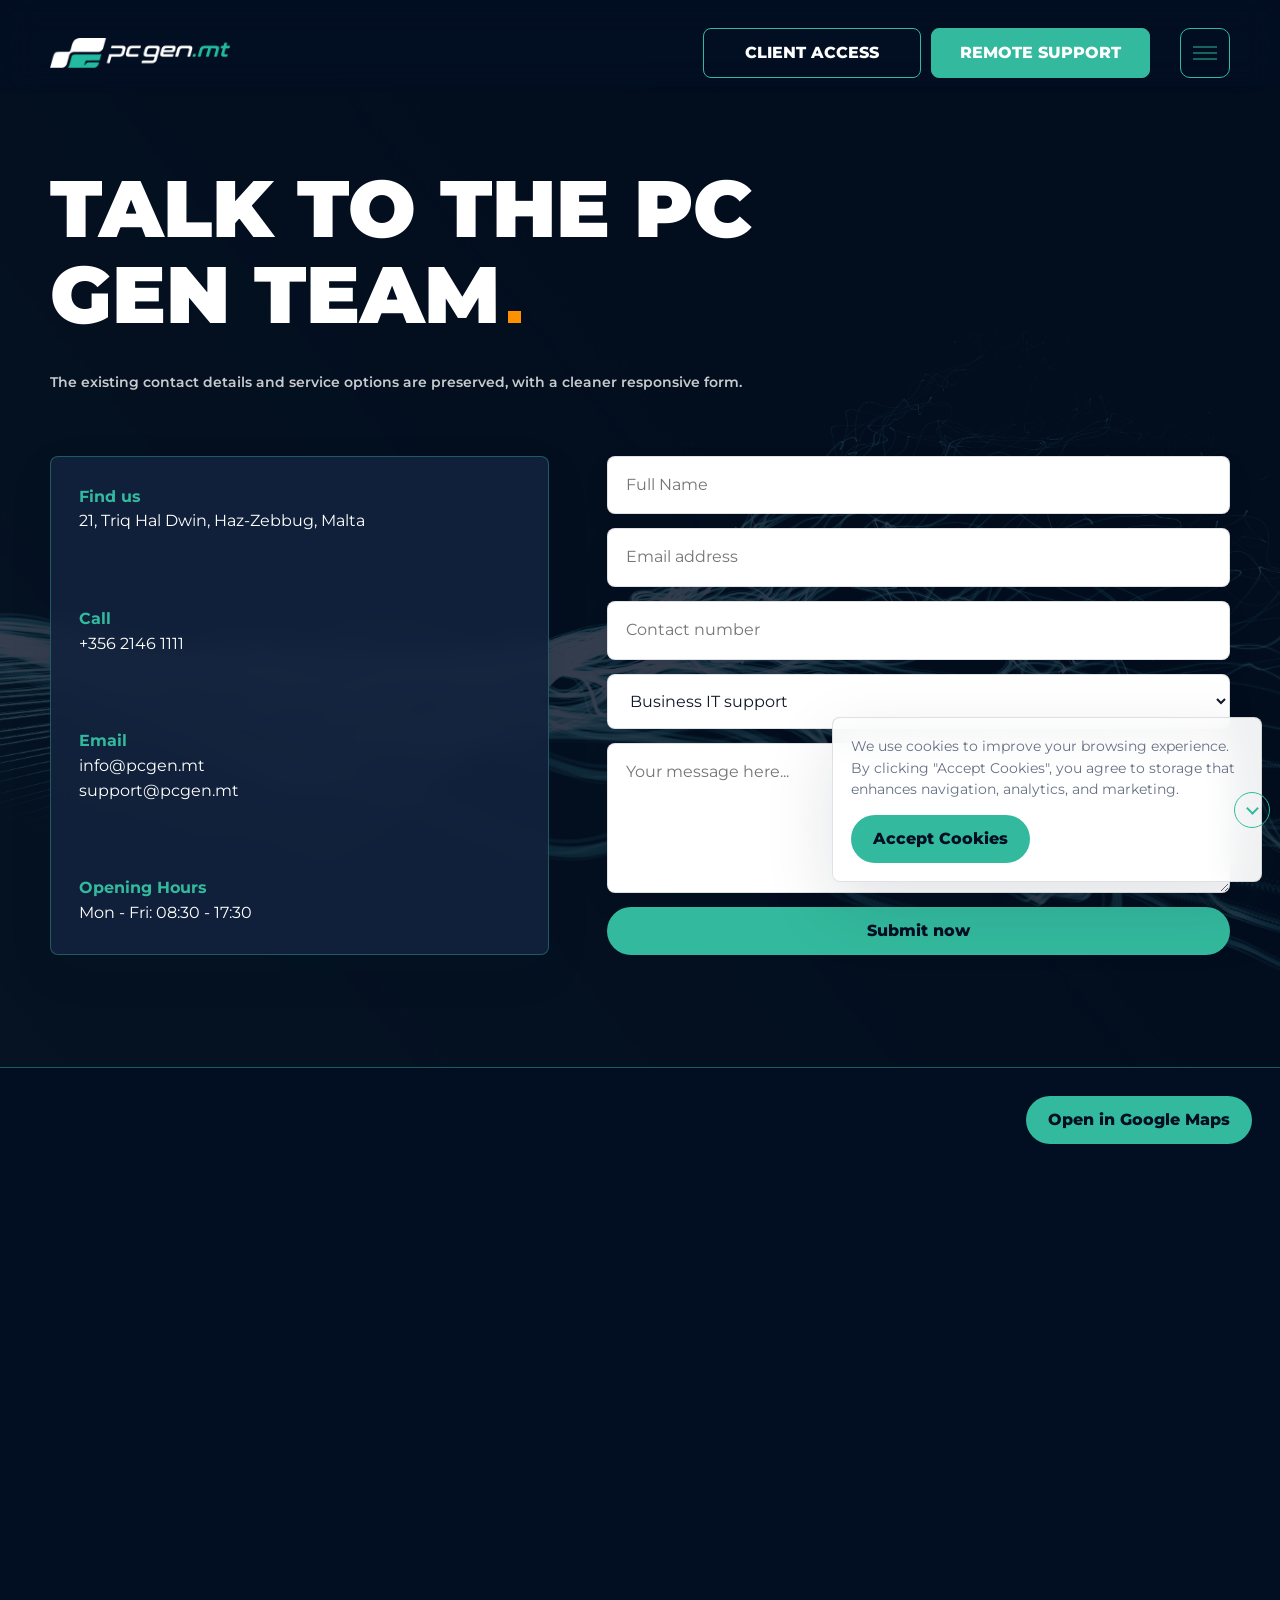
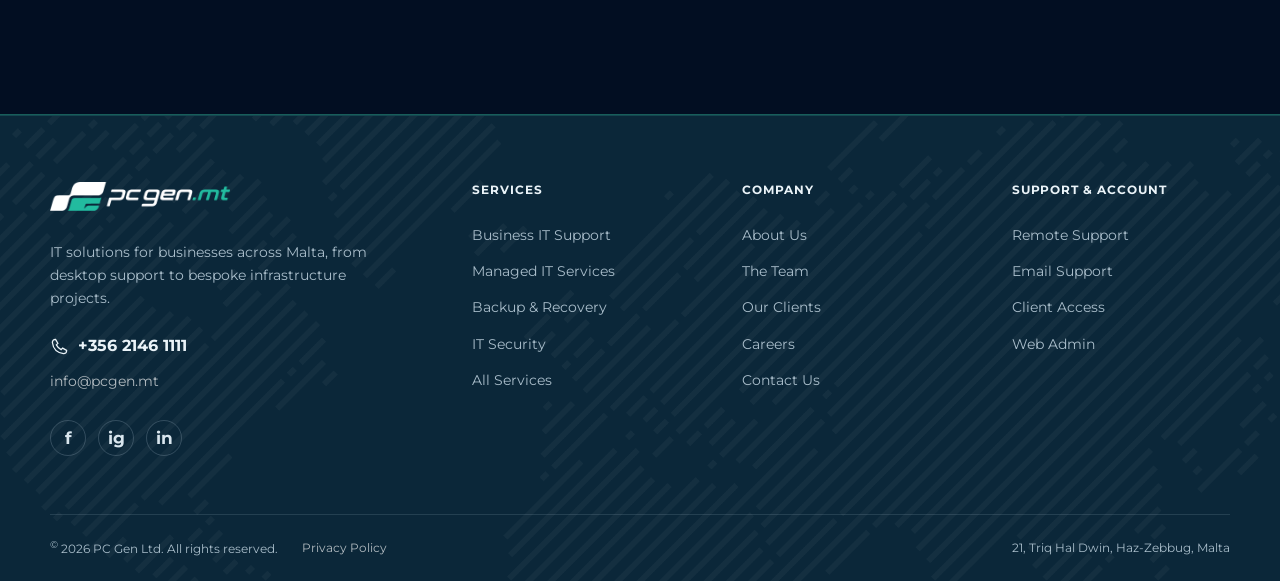
<file: contact/index.html>
<!doctype html>
<html lang="en" xmlns:mso="urn:schemas-microsoft-com:office:office" xmlns:msdt="uuid:C2F41010-65B3-11d1-A29F-00AA00C14882">
<head>
  <meta charset="utf-8">
  <meta name="viewport" content="width=device-width, initial-scale=1">
  <title>Contact PC Gen | IT Support Malta</title>
  <!-- SEO:START -->
  <meta name="description" content="Contact PC Gen for IT support and managed IT services in Malta. Call +356 2146 1111, email info@pcgen.mt or visit our team in Haz-Zebbug.">
  <meta name="robots" content="noindex, follow">
  <link rel="canonical" href="https://pcgen.mt/contact/">
  <meta property="og:type" content="website">
  <meta property="og:site_name" content="PC Gen">
  <meta property="og:locale" content="en_MT">
  <meta property="og:title" content="Contact PC Gen | IT Support Malta">
  <meta property="og:description" content="Contact PC Gen for IT support and managed IT services in Malta. Call +356 2146 1111, email info@pcgen.mt or visit our team in Haz-Zebbug.">
  <meta property="og:url" content="https://pcgen.mt/contact/">
  <meta property="og:image" content="https://pcgen.mt/assets/brand/logo.png">
  <meta property="og:image:alt" content="PC Gen IT support in Malta">
  <meta name="twitter:card" content="summary">
  <meta name="twitter:title" content="Contact PC Gen | IT Support Malta">
  <meta name="twitter:description" content="Contact PC Gen for IT support and managed IT services in Malta. Call +356 2146 1111, email info@pcgen.mt or visit our team in Haz-Zebbug.">
  <meta name="twitter:image" content="https://pcgen.mt/assets/brand/logo.png">
  <script type="application/ld+json">{"@context":"https://schema.org","@graph":[{"@type":"LocalBusiness","@id":"https://pcgen.mt/#business","name":"PC Gen","legalName":"PC Generation Ltd.","url":"https://pcgen.mt/","logo":"https://pcgen.mt/assets/brand/logo.png","image":"https://pcgen.mt/assets/brand/logo.png","telephone":"+356 2146 1111","email":"info@pcgen.mt","address":{"@type":"PostalAddress","streetAddress":"21, Triq Hal Dwin","addressLocality":"Haz-Zebbug","addressCountry":"MT"},"areaServed":{"@type":"Country","name":"Malta"},"openingHoursSpecification":[{"@type":"OpeningHoursSpecification","dayOfWeek":["Monday","Tuesday","Wednesday","Thursday","Friday"],"opens":"08:30","closes":"17:30"}],"sameAs":["https://www.facebook.com/pcgen.mt","https://www.instagram.com/pcgen.mt","https://www.linkedin.com/company/pcgen/"]},{"@type":"WebSite","@id":"https://pcgen.mt/#website","url":"https://pcgen.mt/","name":"PC Gen","publisher":{"@id":"https://pcgen.mt/#business"},"inLanguage":"en-MT"},{"@type":"ContactPage","@id":"https://pcgen.mt/contact/#webpage","url":"https://pcgen.mt/contact/","name":"Contact PC Gen | IT Support Malta","description":"Contact PC Gen for IT support and managed IT services in Malta. Call +356 2146 1111, email info@pcgen.mt or visit our team in Haz-Zebbug.","inLanguage":"en-MT","isPartOf":{"@id":"https://pcgen.mt/#website"},"about":{"@id":"https://pcgen.mt/#business"}},{"@type":"BreadcrumbList","@id":"https://pcgen.mt/contact/#breadcrumb","itemListElement":[{"@type":"ListItem","position":1,"name":"Home","item":"https://pcgen.mt/"},{"@type":"ListItem","position":2,"name":"Contact PC Gen","item":"https://pcgen.mt/contact/"}]}]}</script>
  <!-- SEO:END -->
  <link rel="icon" href="../assets/brand/favicon.png?v=20260814fz">
  <link rel="preconnect" href="https://fonts.googleapis.com">
  <link rel="preconnect" href="https://fonts.gstatic.com" crossorigin>
  <link rel="preload" as="image" href="../assets/brand/logo.png" fetchpriority="high">
  <link rel="preload" as="image" href="../assets/backgrounds/HeaderBG.png" fetchpriority="high">
  <link rel="preload" as="image" href="../assets/brand/favicon.png">
  <link href="https://fonts.googleapis.com/css2?family=Montserrat:wght@400;500;600;700;800;900&display=swap" rel="stylesheet">
  <link rel="stylesheet" href="../assets/styles.css?v=8b1300d31a04">

<!--[if gte mso 9]><xml>
<mso:CustomDocumentProperties>
<mso:_dlc_DocId msdt:dt="string">MRYKD3H7JWR2-918958877-7572</mso:_dlc_DocId>
<mso:_dlc_DocIdItemGuid msdt:dt="string">22f4c602-09e9-4ab4-b844-c256ebe75d7a</mso:_dlc_DocIdItemGuid>
<mso:_dlc_DocIdUrl msdt:dt="string">https://pcgeneration0.sharepoint.com/sites/Marketing/_layouts/15/DocIdRedir.aspx?ID=MRYKD3H7JWR2-918958877-7572, MRYKD3H7JWR2-918958877-7572</mso:_dlc_DocIdUrl>
</mso:CustomDocumentProperties>
</xml><![endif]-->
  <link rel="stylesheet" href="../assets/mobile.css?v=0720b6c6f62d">
  <link rel="stylesheet" href="../assets/footer.css?v=a490b706a46a">
</head>
<body data-page="contact">
  <!-- PRERENDER:START -->
  <div id="app" class="app-ready" data-prerendered="contact">
    <header class="site-header">
      <div class="container header-inner">
        <a class="brand" href="../" aria-label="PC Gen home"><img src="../assets/brand/logo.png" alt="PC Gen"><span class="mobile-only mobile-brand" aria-hidden="true"><img src="../assets/brand/pcgen-mobile-mark.svg" alt=""><span></span></span></a>
        <nav class="main-nav" id="main-nav" aria-label="Main navigation">
          <div class="mobile-only mobile-menu-socials"><div class="socials"><a href="https://www.facebook.com/pcgen.mt" target="_blank" rel="noopener" aria-label="Facebook">f</a><a href="https://www.instagram.com/pcgen.mt" target="_blank" rel="noopener" aria-label="Instagram">ig</a><a href="https://www.linkedin.com/company/pcgen/" target="_blank" rel="noopener" aria-label="LinkedIn">in</a></div></div>
          <div class="main-nav-top">
            <a class="main-nav-support" href="../remote-support.html">Remote Support</a>
          </div>
          <div class="main-nav-links">
            <a class="" href="../about/">About</a><a class="" href="../meet-the-team/">The Team</a><a class="" href="../services/">Services</a><a class="" href="../clients/">Clients</a><a class="" href="../careers/">Careers</a><a class="" href="../contact/">Contact</a>
          </div>
          <div class="main-nav-footer">
            <div class="socials">
              <a href="https://www.facebook.com/pcgen.mt" target="_blank" rel="noopener" aria-label="Facebook">f</a>
              <a href="https://www.instagram.com/pcgen.mt" target="_blank" rel="noopener" aria-label="Instagram">ig</a>
              <a href="https://www.linkedin.com/company/pcgen/" target="_blank" rel="noopener" aria-label="LinkedIn">in</a>
            </div>
            <strong class="mobile-only mobile-menu-contact-title">Get in touch:</strong>
            <a href="tel:0035621461111">+356 2146 1111</a>
            <a href="mailto:support@pcgen.mt">support@pcgen.mt</a>
            <a class="mobile-only" href="mailto:info@pcgen.mt">info@pcgen.mt</a>
            <img class="mobile-only mobile-menu-mark" src="../assets/brand/pcgen-mobile-mark.svg" alt="">
          </div>
        </nav>
        <div class="support-downloads" aria-label="Header actions">
          <a class="remote-header-link client-access-link" href="../client-login/">Client Access</a>
          <a class="remote-header-link" href="../remote-support.html">Remote Support</a>
        </div>
        <button class="menu-toggle" type="button" aria-label="Open menu" aria-controls="main-nav" aria-expanded="false"><span></span><span></span><span></span></button>
      </div>
    </header><main id="main-content">
    <section class="hero contact-hero">
      <div class="container hero-grid contact-hero-grid">
        <div class="hero-content contact-hero-copy">
          <h1>Talk to the PC Gen team<span class="title-accent-dot" aria-hidden="true"></span></h1>
          <p class="lead">The existing contact details and service options are preserved, with a cleaner responsive form.</p>
        </div>
        <div class="split contact-hero-contact-grid">
          <div class="card">
            <ul class="contact-list">
              <li><strong>Find us</strong><span>21, Triq Hal Dwin, Haz-Zebbug, Malta</span></li>
              <li><strong>Call</strong><a href="tel:0035621461111">+356 2146 1111</a></li>
              <li><strong>Email</strong><a href="mailto:info@pcgen.mt">info@pcgen.mt</a><a href="mailto:support@pcgen.mt">support@pcgen.mt</a></li>
              <li><strong>Opening Hours</strong><span>Mon - Fri: 08:30 - 17:30</span></li>
            </ul>
          </div>
          <form class="form-shell" action="mailto:info@pcgen.mt" method="post" enctype="text/plain">
            <input type="hidden" name="post_id" value="452">
            <input type="hidden" name="form_id" value="cd9d219">
            <input type="text" name="form_fields[name]" placeholder="Full Name">
            <input type="email" name="form_fields[email]" placeholder="Email address" required>
            <input type="tel" name="form_fields[field_bcbd461]" placeholder="Contact number" required>
            <select name="form_fields[field_d07a9d7]" required>
              <option>Business IT support</option>
              <option>Remote support</option>
              <option>On-site support</option>
              <option>Disaster recovery</option>
              <option>IT consultation</option>
              <option>Security</option>
            </select>
            <textarea name="form_fields[message]" placeholder="Your message here..."></textarea>
            <button class="button" type="submit">Submit now</button>
          </form>
        </div>
      </div>
    </section>

    <section class="section map-section">
      <div class="map-frame">
        <a class="button map-link" href="https://maps.app.goo.gl/PJMP368dZn7D2Bxo6" target="_blank" rel="noopener">Open in Google Maps</a>
        <iframe
          title="PC Gen location map"
          src="https://www.google.com/maps?q=21%2C%20Triq%20Hal%20Dwin%2C%20Haz-Zebbug%2C%20Malta&output=embed"
          loading="lazy"
          referrerpolicy="no-referrer-when-downgrade"></iframe>
      </div>
    </section>

  </main>
    <footer class="site-footer footer-directory">
      <div class="container">
        <div class="footer-grid">
          <div class="footer-company">
            <a class="footer-brand-link" href="../" aria-label="PC Gen home"><img class="footer-logo" src="../assets/brand/logo.png" alt="PC Gen"></a>
            <p>IT solutions for businesses across Malta, from desktop support to bespoke infrastructure projects.</p>
            <a class="footer-phone" href="tel:0035621461111"><svg viewBox="0 0 24 24" aria-hidden="true" fill="none" stroke="currentColor" stroke-width="1.6"><path d="m7 3 3 5-2 2c1.3 2.5 3.5 4.7 6 6l2-2 5 3c0 3-2 4-4 4C9 20 4 15 3 7c0-2 1-4 4-4Z"/></svg>+356 2146 1111</a>
            <a class="footer-email" href="mailto:info@pcgen.mt">info@pcgen.mt</a>
            <div class="socials"><a href="https://www.facebook.com/pcgen.mt" target="_blank" rel="noopener" aria-label="Facebook">f</a><a href="https://www.instagram.com/pcgen.mt" target="_blank" rel="noopener" aria-label="Instagram">ig</a><a href="https://www.linkedin.com/company/pcgen/" target="_blank" rel="noopener" aria-label="LinkedIn">in</a></div>
          </div>
          <nav class="footer-link-group" aria-label="Footer services">
            <h3>Services</h3>
            <ul>
              <li><a href="../services/">Business IT Support</a></li>
              <li><a href="../services/">Managed IT Services</a></li>
              <li><a href="../services/">Backup &amp; Recovery</a></li>
              <li><a href="../services/">IT Security</a></li>
              <li><a href="../services/">All Services</a></li>
            </ul>
          </nav>
          <nav class="footer-link-group" aria-label="Footer company">
            <h3>Company</h3>
            <ul>
              <li><a href="../about/">About Us</a></li>
              <li><a href="../meet-the-team/">The Team</a></li>
              <li><a href="../clients/">Our Clients</a></li>
              <li><a href="../careers/">Careers</a></li>
              <li><a href="../contact/">Contact Us</a></li>
            </ul>
          </nav>
          <nav class="footer-link-group" aria-label="Footer support and account">
            <h3>Support &amp; Account</h3>
            <ul>
              <li><a href="../remote-support.html">Remote Support</a></li>
              <li><a href="mailto:support@pcgen.mt">Email Support</a></li>
              <li><a href="../client-login/">Client Access</a></li>
              <li><a href="../client-admin/">Web Admin</a></li>
            </ul>
          </nav>
        </div>
        <div class="footer-bottom">
          <div class="copyright">
            <span><sup>©</sup> 2026 PC Gen Ltd. All rights reserved.</span>
            <a href="https://pcgen.mt/privacy-policy" target="_blank" rel="noopener">Privacy Policy</a>
          </div>
          <span class="footer-location">21, Triq Hal Dwin, Haz-Zebbug, Malta</span>
        </div>
      </div>
    </footer>
    <aside class="cookie" id="cookie">
      <p>We use cookies to improve your browsing experience. By clicking "Accept Cookies", you agree to storage that enhances navigation, analytics, and marketing.</p>
      <button class="button" type="button" data-accept-cookies>Accept Cookies</button>
    </aside><button class="scroll-top-toggle" type="button" aria-label="Back to top" data-scroll-top><span aria-hidden="true"></span></button></div>
  <!-- PRERENDER:END -->
  <script src="../assets/app.js?v=3972e2cbb016" defer></script>
</body>
</html>
</file>
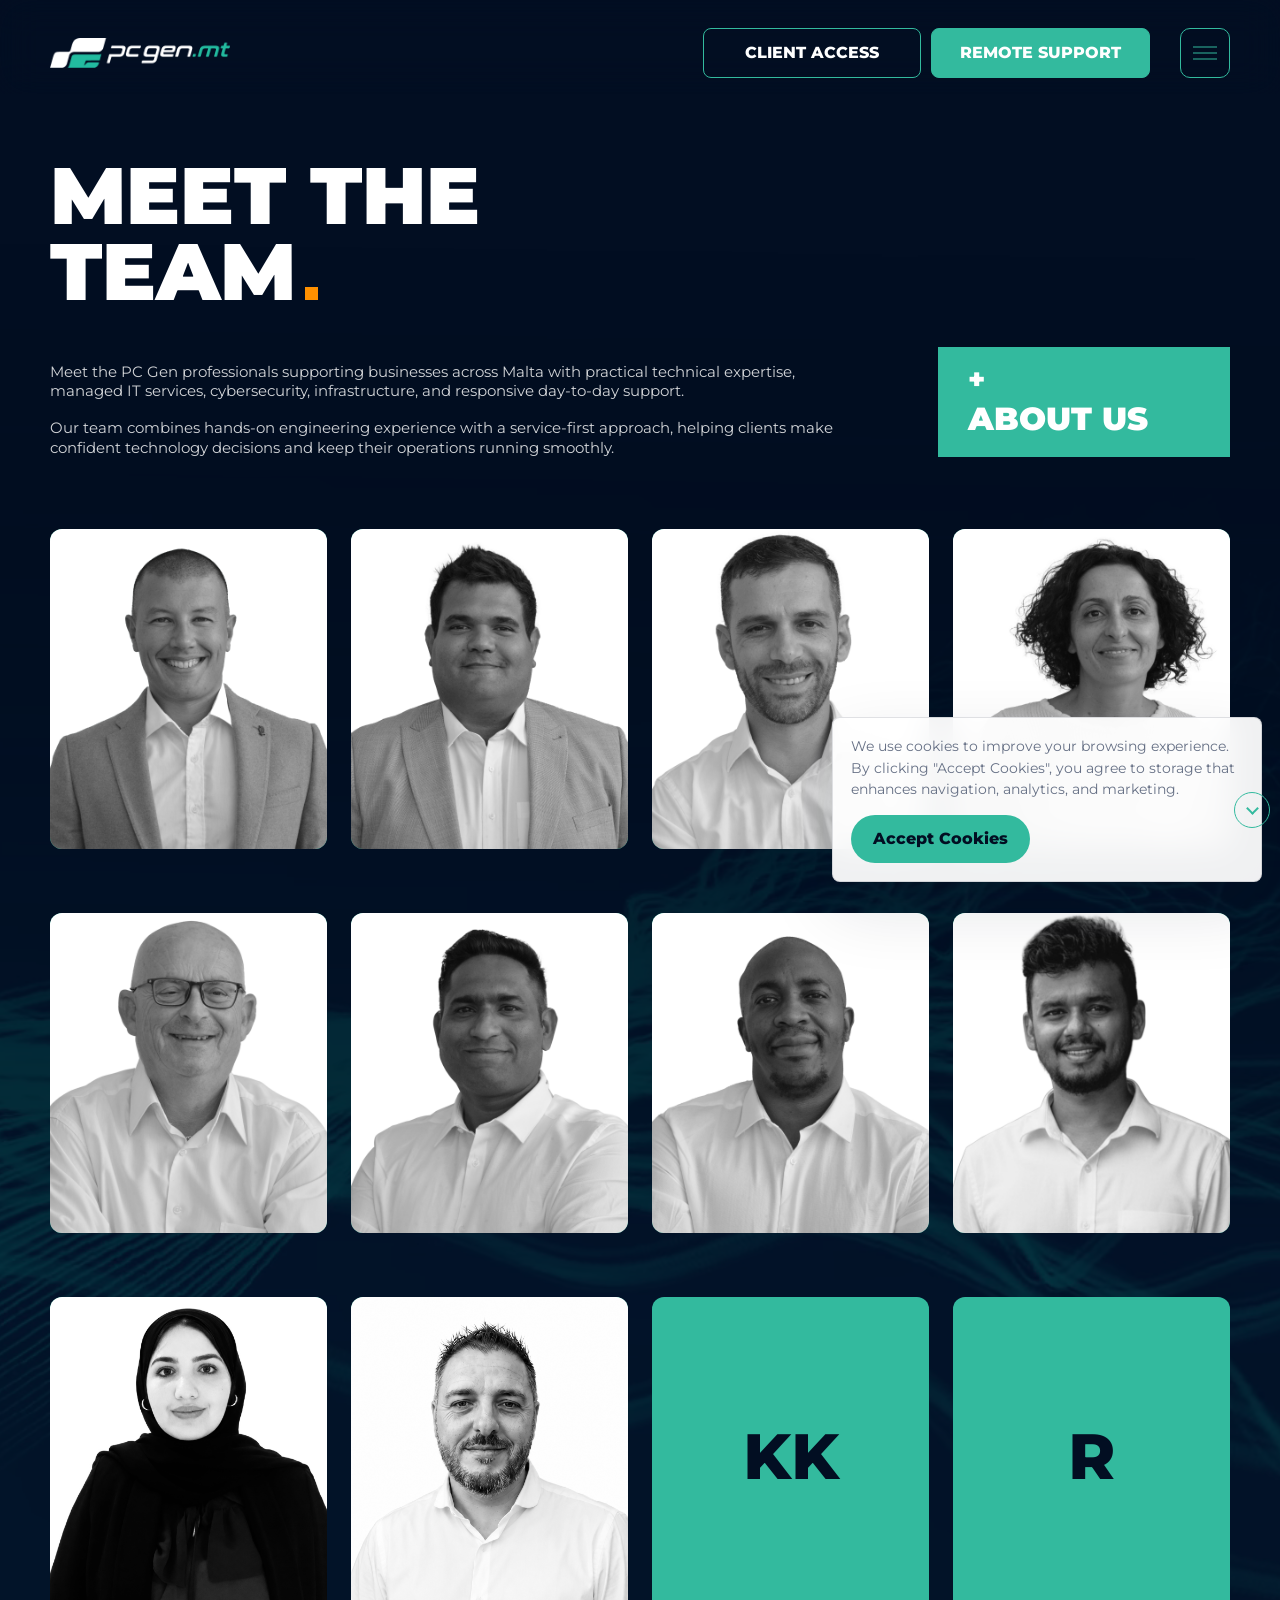
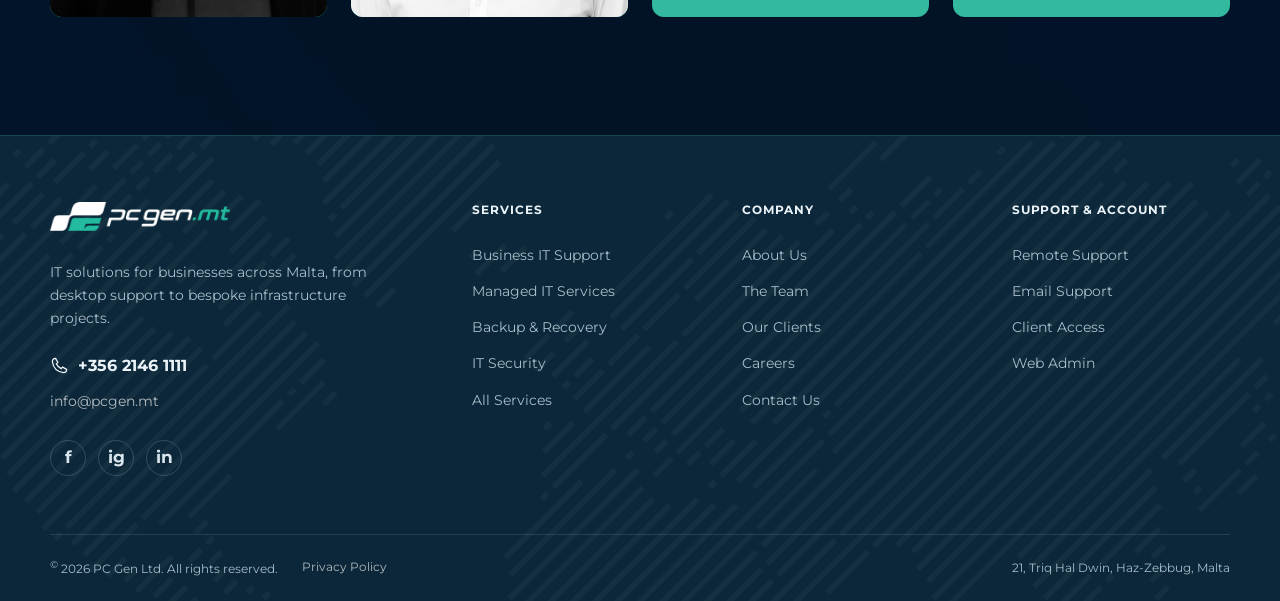
<file: meet-the-team/index.html>
<!doctype html>
<html lang="en" xmlns:mso="urn:schemas-microsoft-com:office:office" xmlns:msdt="uuid:C2F41010-65B3-11d1-A29F-00AA00C14882">
<head>
  <meta charset="utf-8">
  <meta name="viewport" content="width=device-width, initial-scale=1">
  <title>Meet Our IT Support Team in Malta | PC Gen</title>
  <!-- SEO:START -->
  <meta name="description" content="Meet the PC Gen team delivering IT support in Malta. Our engineers and support professionals help businesses with managed IT, infrastructure and cybersecurity.">
  <meta name="robots" content="noindex, follow">
  <link rel="canonical" href="https://pcgen.mt/meet-the-team/">
  <meta property="og:type" content="website">
  <meta property="og:site_name" content="PC Gen">
  <meta property="og:locale" content="en_MT">
  <meta property="og:title" content="Meet Our IT Support Team in Malta | PC Gen">
  <meta property="og:description" content="Meet the PC Gen team delivering IT support in Malta. Our engineers and support professionals help businesses with managed IT, infrastructure and cybersecurity.">
  <meta property="og:url" content="https://pcgen.mt/meet-the-team/">
  <meta property="og:image" content="https://pcgen.mt/assets/brand/logo.png">
  <meta property="og:image:alt" content="PC Gen IT support in Malta">
  <meta name="twitter:card" content="summary">
  <meta name="twitter:title" content="Meet Our IT Support Team in Malta | PC Gen">
  <meta name="twitter:description" content="Meet the PC Gen team delivering IT support in Malta. Our engineers and support professionals help businesses with managed IT, infrastructure and cybersecurity.">
  <meta name="twitter:image" content="https://pcgen.mt/assets/brand/logo.png">
  <script type="application/ld+json">{"@context":"https://schema.org","@graph":[{"@type":"LocalBusiness","@id":"https://pcgen.mt/#business","name":"PC Gen","legalName":"PC Generation Ltd.","url":"https://pcgen.mt/","logo":"https://pcgen.mt/assets/brand/logo.png","image":"https://pcgen.mt/assets/brand/logo.png","telephone":"+356 2146 1111","email":"info@pcgen.mt","address":{"@type":"PostalAddress","streetAddress":"21, Triq Hal Dwin","addressLocality":"Haz-Zebbug","addressCountry":"MT"},"areaServed":{"@type":"Country","name":"Malta"},"openingHoursSpecification":[{"@type":"OpeningHoursSpecification","dayOfWeek":["Monday","Tuesday","Wednesday","Thursday","Friday"],"opens":"08:30","closes":"17:30"}],"sameAs":["https://www.facebook.com/pcgen.mt","https://www.instagram.com/pcgen.mt","https://www.linkedin.com/company/pcgen/"]},{"@type":"WebSite","@id":"https://pcgen.mt/#website","url":"https://pcgen.mt/","name":"PC Gen","publisher":{"@id":"https://pcgen.mt/#business"},"inLanguage":"en-MT"},{"@type":"WebPage","@id":"https://pcgen.mt/meet-the-team/#webpage","url":"https://pcgen.mt/meet-the-team/","name":"Meet Our IT Support Team in Malta | PC Gen","description":"Meet the PC Gen team delivering IT support in Malta. Our engineers and support professionals help businesses with managed IT, infrastructure and cybersecurity.","inLanguage":"en-MT","isPartOf":{"@id":"https://pcgen.mt/#website"},"about":{"@id":"https://pcgen.mt/#business"}},{"@type":"BreadcrumbList","@id":"https://pcgen.mt/meet-the-team/#breadcrumb","itemListElement":[{"@type":"ListItem","position":1,"name":"Home","item":"https://pcgen.mt/"},{"@type":"ListItem","position":2,"name":"Meet Our IT Support Team in Malta","item":"https://pcgen.mt/meet-the-team/"}]}]}</script>
  <!-- SEO:END -->
  <link rel="icon" href="../assets/brand/favicon.png?v=20260814fz">
  <link rel="preconnect" href="https://fonts.googleapis.com">
  <link rel="preconnect" href="https://fonts.gstatic.com" crossorigin>
  <link rel="preload" as="image" href="../assets/brand/logo.png" fetchpriority="high">
  <link rel="preload" as="image" href="../assets/brand/favicon.png">
  <link href="https://fonts.googleapis.com/css2?family=Montserrat:wght@400;500;600;700;800;900&display=swap" rel="stylesheet">
  <link rel="stylesheet" href="../assets/styles.css?v=8b1300d31a04">

<!--[if gte mso 9]><xml>
<mso:CustomDocumentProperties>
<mso:_dlc_DocId msdt:dt="string">MRYKD3H7JWR2-918958877-7575</mso:_dlc_DocId>
<mso:_dlc_DocIdItemGuid msdt:dt="string">3105d2f8-428b-4cc7-afae-801cc852fb11</mso:_dlc_DocIdItemGuid>
<mso:_dlc_DocIdUrl msdt:dt="string">https://pcgeneration0.sharepoint.com/sites/Marketing/_layouts/15/DocIdRedir.aspx?ID=MRYKD3H7JWR2-918958877-7575, MRYKD3H7JWR2-918958877-7575</mso:_dlc_DocIdUrl>
</mso:CustomDocumentProperties>
</xml><![endif]-->
  <link rel="stylesheet" href="../assets/mobile.css?v=0720b6c6f62d">
  <link rel="stylesheet" href="../assets/footer.css?v=a490b706a46a">
</head>
<body data-page="team">
  <!-- PRERENDER:START -->
  <div id="app" class="app-ready" data-prerendered="team">
    <header class="site-header">
      <div class="container header-inner">
        <a class="brand" href="../" aria-label="PC Gen home"><img src="../assets/brand/logo.png" alt="PC Gen"><span class="mobile-only mobile-brand" aria-hidden="true"><img src="../assets/brand/pcgen-mobile-mark.svg" alt=""><span></span></span></a>
        <nav class="main-nav" id="main-nav" aria-label="Main navigation">
          <div class="mobile-only mobile-menu-socials"><div class="socials"><a href="https://www.facebook.com/pcgen.mt" target="_blank" rel="noopener" aria-label="Facebook">f</a><a href="https://www.instagram.com/pcgen.mt" target="_blank" rel="noopener" aria-label="Instagram">ig</a><a href="https://www.linkedin.com/company/pcgen/" target="_blank" rel="noopener" aria-label="LinkedIn">in</a></div></div>
          <div class="main-nav-top">
            <a class="main-nav-support" href="../remote-support.html">Remote Support</a>
          </div>
          <div class="main-nav-links">
            <a class="" href="../about/">About</a><a class="" href="../meet-the-team/">The Team</a><a class="" href="../services/">Services</a><a class="" href="../clients/">Clients</a><a class="" href="../careers/">Careers</a><a class="" href="../contact/">Contact</a>
          </div>
          <div class="main-nav-footer">
            <div class="socials">
              <a href="https://www.facebook.com/pcgen.mt" target="_blank" rel="noopener" aria-label="Facebook">f</a>
              <a href="https://www.instagram.com/pcgen.mt" target="_blank" rel="noopener" aria-label="Instagram">ig</a>
              <a href="https://www.linkedin.com/company/pcgen/" target="_blank" rel="noopener" aria-label="LinkedIn">in</a>
            </div>
            <strong class="mobile-only mobile-menu-contact-title">Get in touch:</strong>
            <a href="tel:0035621461111">+356 2146 1111</a>
            <a href="mailto:support@pcgen.mt">support@pcgen.mt</a>
            <a class="mobile-only" href="mailto:info@pcgen.mt">info@pcgen.mt</a>
            <img class="mobile-only mobile-menu-mark" src="../assets/brand/pcgen-mobile-mark.svg" alt="">
          </div>
        </nav>
        <div class="support-downloads" aria-label="Header actions">
          <a class="remote-header-link client-access-link" href="../client-login/">Client Access</a>
          <a class="remote-header-link" href="../remote-support.html">Remote Support</a>
        </div>
        <button class="menu-toggle" type="button" aria-label="Open menu" aria-controls="main-nav" aria-expanded="false"><span></span><span></span><span></span></button>
      </div>
    </header><main id="main-content">
    <section class="hero team-hero">
      <video class="team-hero-video" src="../assets/hero-flow-wiggle-loop.webm" autoplay loop muted playsinline preload="auto" aria-hidden="true"></video>
      <div class="container team-hero-stage">
        <div class="team-hero-top">
          <div class="team-hero-copy">
            <h1><span>MEET THE</span><span>TEAM<span class="title-accent-dot" aria-hidden="true"></span></span></h1>
            <div class="team-hero-text">
            <p>Meet the PC Gen professionals supporting businesses across Malta with practical technical expertise, managed IT services, cybersecurity, infrastructure, and responsive day-to-day support.</p>
            <p>Our team combines hands-on engineering experience with a service-first approach, helping clients make confident technology decisions and keep their operations running smoothly.</p>
            </div>
          </div>
          <a class="team-about-tile" href="../about/" aria-label="About us">
            <span aria-hidden="true">+</span>
            <strong>About us</strong>
          </a>
        </div>
        <div class="team-card-grid team-showcase-grid">

            <article class="team-card team-showcase-card team-flip-card" tabindex="0" aria-label="Kenneth Cauchi — Owner">
              <div class="team-flip-inner">
                <div class="team-flip-front team-photo-wrap" aria-hidden="true">
                  <img src="../assets/team/kenneth-cauchi.png" alt="" loading="lazy">
                </div>
                <div class="team-flip-back">
                  <h3>Kenneth Cauchi</h3>
                  <p>Owner</p>
                  <a class="team-linkedin-button" href="https://www.linkedin.com/company/pcgen/" target="_blank" rel="noopener noreferrer">PC Gen on LinkedIn<span aria-hidden="true">↗</span></a>
                </div>
              </div>
            </article>
            <article class="team-card team-showcase-card team-flip-card" tabindex="0" aria-label="Andre Bartolo — Team Lead">
              <div class="team-flip-inner">
                <div class="team-flip-front team-photo-wrap" aria-hidden="true">
                  <img src="../assets/team/andre-bartolo.png" alt="" loading="lazy">
                </div>
                <div class="team-flip-back">
                  <h3>Andre Bartolo</h3>
                  <p>Team Lead</p>
                  <a class="team-linkedin-button" href="https://www.linkedin.com/company/pcgen/" target="_blank" rel="noopener noreferrer">PC Gen on LinkedIn<span aria-hidden="true">↗</span></a>
                </div>
              </div>
            </article>
            <article class="team-card team-showcase-card team-flip-card" tabindex="0" aria-label="Gerald Lluca — Full-Stack Support Engineer">
              <div class="team-flip-inner">
                <div class="team-flip-front team-photo-wrap" aria-hidden="true">
                  <img src="../assets/team/gerald-lluca.png" alt="" loading="lazy">
                </div>
                <div class="team-flip-back">
                  <h3>Gerald Lluca</h3>
                  <p>Full-Stack Support Engineer</p>
                  <a class="team-linkedin-button" href="https://www.linkedin.com/company/pcgen/" target="_blank" rel="noopener noreferrer">PC Gen on LinkedIn<span aria-hidden="true">↗</span></a>
                </div>
              </div>
            </article>
            <article class="team-card team-showcase-card team-flip-card" tabindex="0" aria-label="Bridget Muscat — Accounts Executive">
              <div class="team-flip-inner">
                <div class="team-flip-front team-photo-wrap" aria-hidden="true">
                  <img src="../assets/team/bridget-muscat.png" alt="" loading="lazy">
                </div>
                <div class="team-flip-back">
                  <h3>Bridget Muscat</h3>
                  <p>Accounts Executive</p>
                  <a class="team-linkedin-button" href="https://www.linkedin.com/company/pcgen/" target="_blank" rel="noopener noreferrer">PC Gen on LinkedIn<span aria-hidden="true">↗</span></a>
                </div>
              </div>
            </article>
            <article class="team-card team-showcase-card team-flip-card" tabindex="0" aria-label="Joe Smart — IT Support Engineer">
              <div class="team-flip-inner">
                <div class="team-flip-front team-photo-wrap" aria-hidden="true">
                  <img src="../assets/team/joe-smart.png" alt="" loading="lazy">
                </div>
                <div class="team-flip-back">
                  <h3>Joe Smart</h3>
                  <p>IT Support Engineer</p>
                  <a class="team-linkedin-button" href="https://www.linkedin.com/company/pcgen/" target="_blank" rel="noopener noreferrer">PC Gen on LinkedIn<span aria-hidden="true">↗</span></a>
                </div>
              </div>
            </article>
            <article class="team-card team-showcase-card team-flip-card" tabindex="0" aria-label="Rajul Raj — IT Support Engineer">
              <div class="team-flip-inner">
                <div class="team-flip-front team-photo-wrap" aria-hidden="true">
                  <img src="../assets/team/rajul-raj.png" alt="" loading="lazy">
                </div>
                <div class="team-flip-back">
                  <h3>Rajul Raj</h3>
                  <p>IT Support Engineer</p>
                  <a class="team-linkedin-button" href="https://www.linkedin.com/company/pcgen/" target="_blank" rel="noopener noreferrer">PC Gen on LinkedIn<span aria-hidden="true">↗</span></a>
                </div>
              </div>
            </article>
            <article class="team-card team-showcase-card team-flip-card" tabindex="0" aria-label="Sphamandla Maduna — IT Support Officer">
              <div class="team-flip-inner">
                <div class="team-flip-front team-photo-wrap" aria-hidden="true">
                  <img src="../assets/team/Sphamandla%20Maduna.png" alt="" loading="lazy">
                </div>
                <div class="team-flip-back">
                  <h3>Sphamandla Maduna</h3>
                  <p>IT Support Officer</p>
                  <a class="team-linkedin-button" href="https://www.linkedin.com/company/pcgen/" target="_blank" rel="noopener noreferrer">PC Gen on LinkedIn<span aria-hidden="true">↗</span></a>
                </div>
              </div>
            </article>
            <article class="team-card team-showcase-card team-flip-card" tabindex="0" aria-label="Nipuna Athauda — IT Support Engineer">
              <div class="team-flip-inner">
                <div class="team-flip-front team-photo-wrap" aria-hidden="true">
                  <img src="../assets/team/nipuna-athauda.png" alt="" loading="lazy">
                </div>
                <div class="team-flip-back">
                  <h3>Nipuna Athauda</h3>
                  <p>IT Support Engineer</p>
                  <a class="team-linkedin-button" href="https://www.linkedin.com/company/pcgen/" target="_blank" rel="noopener noreferrer">PC Gen on LinkedIn<span aria-hidden="true">↗</span></a>
                </div>
              </div>
            </article>
            <article class="team-card team-showcase-card team-flip-card" tabindex="0" aria-label="Asma Troudi — Client Support Coordinator">
              <div class="team-flip-inner">
                <div class="team-flip-front team-photo-wrap" aria-hidden="true">
                  <img src="../assets/team/asma-troudi.jpg" alt="" loading="lazy">
                </div>
                <div class="team-flip-back">
                  <h3>Asma Troudi</h3>
                  <p>Client Support Coordinator</p>
                  <a class="team-linkedin-button" href="https://www.linkedin.com/company/pcgen/" target="_blank" rel="noopener noreferrer">PC Gen on LinkedIn<span aria-hidden="true">↗</span></a>
                </div>
              </div>
            </article>
            <article class="team-card team-showcase-card team-flip-card" tabindex="0" aria-label="Neville Cassar — Technical Support Officer">
              <div class="team-flip-inner">
                <div class="team-flip-front team-photo-wrap" aria-hidden="true">
                  <img src="../assets/team/neville-cassar.png" alt="" loading="lazy">
                </div>
                <div class="team-flip-back">
                  <h3>Neville Cassar</h3>
                  <p>Technical Support Officer</p>
                  <a class="team-linkedin-button" href="https://www.linkedin.com/company/pcgen/" target="_blank" rel="noopener noreferrer">PC Gen on LinkedIn<span aria-hidden="true">↗</span></a>
                </div>
              </div>
            </article>
            <article class="team-card team-showcase-card team-flip-card" tabindex="0" aria-label="Kiran Kumar Dandu — IT Support Engineer">
              <div class="team-flip-inner">
                <div class="team-flip-front team-photo-wrap" aria-hidden="true">
                  <span class="team-flip-initials">KK</span>
                </div>
                <div class="team-flip-back">
                  <h3>Kiran Kumar Dandu</h3>
                  <p>IT Support Engineer</p>
                  <a class="team-linkedin-button" href="https://www.linkedin.com/company/pcgen/" target="_blank" rel="noopener noreferrer">PC Gen on LinkedIn<span aria-hidden="true">↗</span></a>
                </div>
              </div>
            </article>
            <article class="team-card team-showcase-card team-flip-card" tabindex="0" aria-label="Rishwik — IT Support Engineer">
              <div class="team-flip-inner">
                <div class="team-flip-front team-photo-wrap" aria-hidden="true">
                  <span class="team-flip-initials">R</span>
                </div>
                <div class="team-flip-back">
                  <h3>Rishwik</h3>
                  <p>IT Support Engineer</p>
                  <a class="team-linkedin-button" href="https://www.linkedin.com/company/pcgen/" target="_blank" rel="noopener noreferrer">PC Gen on LinkedIn<span aria-hidden="true">↗</span></a>
                </div>
              </div>
            </article>
            </div>
      </div>
    </section>

  </main>
    <footer class="site-footer footer-directory">
      <div class="container">
        <div class="footer-grid">
          <div class="footer-company">
            <a class="footer-brand-link" href="../" aria-label="PC Gen home"><img class="footer-logo" src="../assets/brand/logo.png" alt="PC Gen"></a>
            <p>IT solutions for businesses across Malta, from desktop support to bespoke infrastructure projects.</p>
            <a class="footer-phone" href="tel:0035621461111"><svg viewBox="0 0 24 24" aria-hidden="true" fill="none" stroke="currentColor" stroke-width="1.6"><path d="m7 3 3 5-2 2c1.3 2.5 3.5 4.7 6 6l2-2 5 3c0 3-2 4-4 4C9 20 4 15 3 7c0-2 1-4 4-4Z"/></svg>+356 2146 1111</a>
            <a class="footer-email" href="mailto:info@pcgen.mt">info@pcgen.mt</a>
            <div class="socials"><a href="https://www.facebook.com/pcgen.mt" target="_blank" rel="noopener" aria-label="Facebook">f</a><a href="https://www.instagram.com/pcgen.mt" target="_blank" rel="noopener" aria-label="Instagram">ig</a><a href="https://www.linkedin.com/company/pcgen/" target="_blank" rel="noopener" aria-label="LinkedIn">in</a></div>
          </div>
          <nav class="footer-link-group" aria-label="Footer services">
            <h3>Services</h3>
            <ul>
              <li><a href="../services/">Business IT Support</a></li>
              <li><a href="../services/">Managed IT Services</a></li>
              <li><a href="../services/">Backup &amp; Recovery</a></li>
              <li><a href="../services/">IT Security</a></li>
              <li><a href="../services/">All Services</a></li>
            </ul>
          </nav>
          <nav class="footer-link-group" aria-label="Footer company">
            <h3>Company</h3>
            <ul>
              <li><a href="../about/">About Us</a></li>
              <li><a href="../meet-the-team/">The Team</a></li>
              <li><a href="../clients/">Our Clients</a></li>
              <li><a href="../careers/">Careers</a></li>
              <li><a href="../contact/">Contact Us</a></li>
            </ul>
          </nav>
          <nav class="footer-link-group" aria-label="Footer support and account">
            <h3>Support &amp; Account</h3>
            <ul>
              <li><a href="../remote-support.html">Remote Support</a></li>
              <li><a href="mailto:support@pcgen.mt">Email Support</a></li>
              <li><a href="../client-login/">Client Access</a></li>
              <li><a href="../client-admin/">Web Admin</a></li>
            </ul>
          </nav>
        </div>
        <div class="footer-bottom">
          <div class="copyright">
            <span><sup>©</sup> 2026 PC Gen Ltd. All rights reserved.</span>
            <a href="https://pcgen.mt/privacy-policy" target="_blank" rel="noopener">Privacy Policy</a>
          </div>
          <span class="footer-location">21, Triq Hal Dwin, Haz-Zebbug, Malta</span>
        </div>
      </div>
    </footer>
    <aside class="cookie" id="cookie">
      <p>We use cookies to improve your browsing experience. By clicking "Accept Cookies", you agree to storage that enhances navigation, analytics, and marketing.</p>
      <button class="button" type="button" data-accept-cookies>Accept Cookies</button>
    </aside><button class="scroll-top-toggle" type="button" aria-label="Back to top" data-scroll-top><span aria-hidden="true"></span></button></div>
  <!-- PRERENDER:END -->
  <script src="../assets/app.js?v=3972e2cbb016" defer></script>
</body>
</html>
</file>
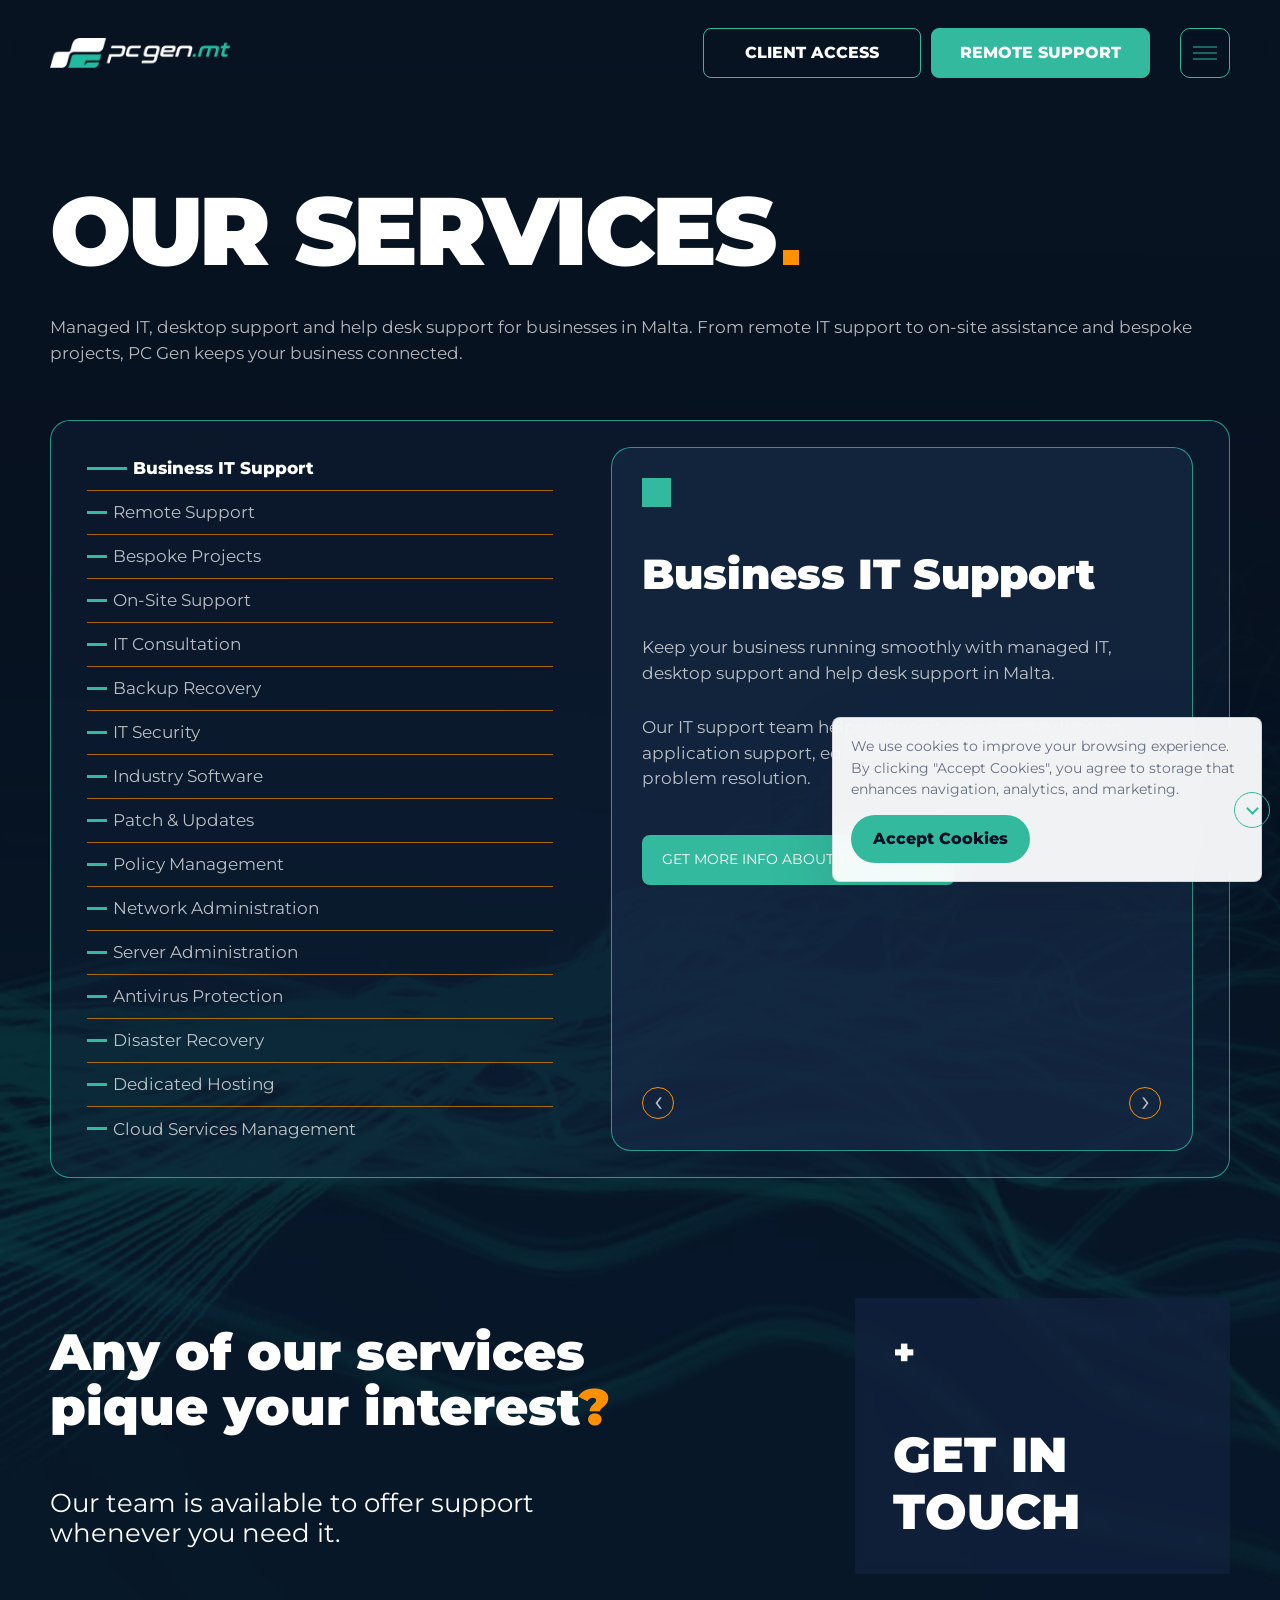
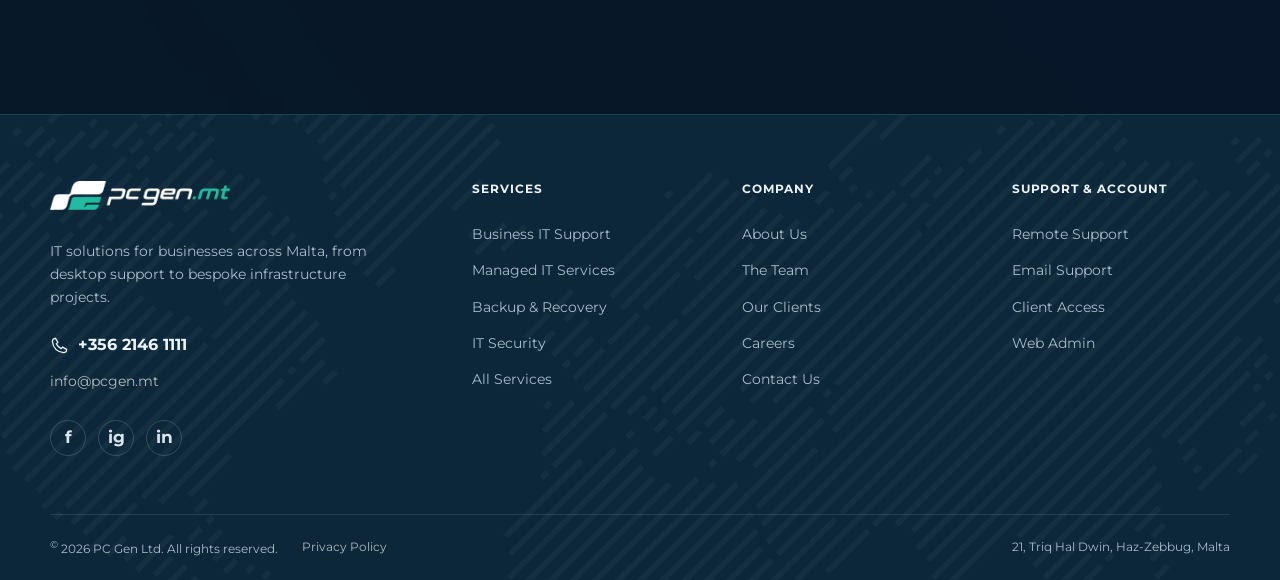
<file: services/index.html>
<!doctype html>
<html lang="en" xmlns:mso="urn:schemas-microsoft-com:office:office" xmlns:msdt="uuid:C2F41010-65B3-11d1-A29F-00AA00C14882">
<head>
  <meta charset="utf-8">
  <meta name="viewport" content="width=device-width, initial-scale=1">
  <title>Managed IT, Desktop &amp; Help Desk Support Malta | PC Gen</title>
  <!-- SEO:START -->
  <meta name="description" content="Explore PC Gen IT services in Malta: managed IT, desktop support, help desk support, remote and on-site assistance, backup, IT security and network management.">
  <meta name="robots" content="noindex, follow">
  <link rel="canonical" href="https://pcgen.mt/services/">
  <meta property="og:type" content="website">
  <meta property="og:site_name" content="PC Gen">
  <meta property="og:locale" content="en_MT">
  <meta property="og:title" content="Managed IT, Desktop &amp; Help Desk Support Malta | PC Gen">
  <meta property="og:description" content="Explore PC Gen IT services in Malta: managed IT, desktop support, help desk support, remote and on-site assistance, backup, IT security and network management.">
  <meta property="og:url" content="https://pcgen.mt/services/">
  <meta property="og:image" content="https://pcgen.mt/assets/brand/logo.png">
  <meta property="og:image:alt" content="PC Gen IT support in Malta">
  <meta name="twitter:card" content="summary">
  <meta name="twitter:title" content="Managed IT, Desktop &amp; Help Desk Support Malta | PC Gen">
  <meta name="twitter:description" content="Explore PC Gen IT services in Malta: managed IT, desktop support, help desk support, remote and on-site assistance, backup, IT security and network management.">
  <meta name="twitter:image" content="https://pcgen.mt/assets/brand/logo.png">
  <script type="application/ld+json">{"@context":"https://schema.org","@graph":[{"@type":"LocalBusiness","@id":"https://pcgen.mt/#business","name":"PC Gen","legalName":"PC Generation Ltd.","url":"https://pcgen.mt/","logo":"https://pcgen.mt/assets/brand/logo.png","image":"https://pcgen.mt/assets/brand/logo.png","telephone":"+356 2146 1111","email":"info@pcgen.mt","address":{"@type":"PostalAddress","streetAddress":"21, Triq Hal Dwin","addressLocality":"Haz-Zebbug","addressCountry":"MT"},"areaServed":{"@type":"Country","name":"Malta"},"openingHoursSpecification":[{"@type":"OpeningHoursSpecification","dayOfWeek":["Monday","Tuesday","Wednesday","Thursday","Friday"],"opens":"08:30","closes":"17:30"}],"sameAs":["https://www.facebook.com/pcgen.mt","https://www.instagram.com/pcgen.mt","https://www.linkedin.com/company/pcgen/"]},{"@type":"WebSite","@id":"https://pcgen.mt/#website","url":"https://pcgen.mt/","name":"PC Gen","publisher":{"@id":"https://pcgen.mt/#business"},"inLanguage":"en-MT"},{"@type":"WebPage","@id":"https://pcgen.mt/services/#webpage","url":"https://pcgen.mt/services/","name":"Managed IT, Desktop & Help Desk Support Malta | PC Gen","description":"Explore PC Gen IT services in Malta: managed IT, desktop support, help desk support, remote and on-site assistance, backup, IT security and network management.","inLanguage":"en-MT","isPartOf":{"@id":"https://pcgen.mt/#website"},"about":{"@id":"https://pcgen.mt/#business"}},{"@type":"BreadcrumbList","@id":"https://pcgen.mt/services/#breadcrumb","itemListElement":[{"@type":"ListItem","position":1,"name":"Home","item":"https://pcgen.mt/"},{"@type":"ListItem","position":2,"name":"Managed IT, Desktop & Help Desk Support Malta","item":"https://pcgen.mt/services/"}]},{"@type":"OfferCatalog","name":"PC Gen IT services in Malta","itemListElement":[{"@type":"Offer","itemOffered":{"@type":"Service","name":"Business IT Support","description":"Keep your business running smoothly with managed IT, desktop support and help desk support in Malta.","provider":{"@id":"https://pcgen.mt/#business"},"areaServed":{"@type":"Country","name":"Malta"},"url":"https://pcgen.mt/services/"}},{"@type":"Offer","itemOffered":{"@type":"Service","name":"Remote Support","description":"PC Gen provides fast, secure, and convenient Remote Support to help businesses resolve technical issues without the need for an on-site visit.","provider":{"@id":"https://pcgen.mt/#business"},"areaServed":{"@type":"Country","name":"Malta"},"url":"https://pcgen.mt/services/"}},{"@type":"Offer","itemOffered":{"@type":"Service","name":"Bespoke Projects","description":"Get the IT package your business actually needs.","provider":{"@id":"https://pcgen.mt/#business"},"areaServed":{"@type":"Country","name":"Malta"},"url":"https://pcgen.mt/services/"}},{"@type":"Offer","itemOffered":{"@type":"Service","name":"On-Site Support","description":"Localised IT support when remote work is not the right option.","provider":{"@id":"https://pcgen.mt/#business"},"areaServed":{"@type":"Country","name":"Malta"},"url":"https://pcgen.mt/services/"}},{"@type":"Offer","itemOffered":{"@type":"Service","name":"IT Consultation","description":"New office setups, upgrade solutions and everything in between.","provider":{"@id":"https://pcgen.mt/#business"},"areaServed":{"@type":"Country","name":"Malta"},"url":"https://pcgen.mt/services/"}},{"@type":"Offer","itemOffered":{"@type":"Service","name":"Backup Recovery","description":"Protect business continuity in the event of data loss or system failure.","provider":{"@id":"https://pcgen.mt/#business"},"areaServed":{"@type":"Country","name":"Malta"},"url":"https://pcgen.mt/services/"}},{"@type":"Offer","itemOffered":{"@type":"Service","name":"IT Security","description":"Protect systems, networks, and sensitive information.","provider":{"@id":"https://pcgen.mt/#business"},"areaServed":{"@type":"Country","name":"Malta"},"url":"https://pcgen.mt/services/"}},{"@type":"Offer","itemOffered":{"@type":"Service","name":"Industry Software","description":"Specialised software that meets your industry's needs.","provider":{"@id":"https://pcgen.mt/#business"},"areaServed":{"@type":"Country","name":"Malta"},"url":"https://pcgen.mt/services/"}},{"@type":"Offer","itemOffered":{"@type":"Service","name":"Patch & Updates","description":"Keep systems protected against known vulnerabilities.","provider":{"@id":"https://pcgen.mt/#business"},"areaServed":{"@type":"Country","name":"Malta"},"url":"https://pcgen.mt/services/"}},{"@type":"Offer","itemOffered":{"@type":"Service","name":"Policy Management","description":"Protect sensitive data from unauthorised access or misuse.","provider":{"@id":"https://pcgen.mt/#business"},"areaServed":{"@type":"Country","name":"Malta"},"url":"https://pcgen.mt/services/"}},{"@type":"Offer","itemOffered":{"@type":"Service","name":"Network Administration","description":"Keep your network reliable, secure, and available.","provider":{"@id":"https://pcgen.mt/#business"},"areaServed":{"@type":"Country","name":"Malta"},"url":"https://pcgen.mt/services/"}},{"@type":"Offer","itemOffered":{"@type":"Service","name":"Server Administration","description":"Manage and maintain your computer servers.","provider":{"@id":"https://pcgen.mt/#business"},"areaServed":{"@type":"Country","name":"Malta"},"url":"https://pcgen.mt/services/"}},{"@type":"Offer","itemOffered":{"@type":"Service","name":"Antivirus Protection","description":"Detect, prevent and remove malware from computer systems.","provider":{"@id":"https://pcgen.mt/#business"},"areaServed":{"@type":"Country","name":"Malta"},"url":"https://pcgen.mt/services/"}},{"@type":"Offer","itemOffered":{"@type":"Service","name":"Disaster Recovery","description":"Minimise the impact of disruptive events.","provider":{"@id":"https://pcgen.mt/#business"},"areaServed":{"@type":"Country","name":"Malta"},"url":"https://pcgen.mt/services/"}},{"@type":"Offer","itemOffered":{"@type":"Service","name":"Dedicated Hosting","description":"Gain control over your server configuration.","provider":{"@id":"https://pcgen.mt/#business"},"areaServed":{"@type":"Country","name":"Malta"},"url":"https://pcgen.mt/services/"}},{"@type":"Offer","itemOffered":{"@type":"Service","name":"Cloud Services Management","description":"Harness the full potential of the cloud.","provider":{"@id":"https://pcgen.mt/#business"},"areaServed":{"@type":"Country","name":"Malta"},"url":"https://pcgen.mt/services/"}}]}]}</script>
  <!-- SEO:END -->
  <link rel="icon" href="../assets/brand/favicon.png?v=20260814fz">
  <link rel="preconnect" href="https://fonts.googleapis.com">
  <link rel="preconnect" href="https://fonts.gstatic.com" crossorigin>
  <link rel="preload" as="image" href="../assets/brand/logo.png" fetchpriority="high">
  <link rel="preload" as="image" href="../assets/brand/favicon.png">
  <link href="https://fonts.googleapis.com/css2?family=Montserrat:wght@400;500;600;700;800;900&display=swap" rel="stylesheet">
  <link rel="stylesheet" href="../assets/styles.css?v=8b1300d31a04">
  <link rel="stylesheet" href="../assets/services-showcase.css?v=20260917-contact-scrollbar">

<!--[if gte mso 9]><xml>
<mso:CustomDocumentProperties>
<mso:_dlc_DocId msdt:dt="string">MRYKD3H7JWR2-918958877-7586</mso:_dlc_DocId>
<mso:_dlc_DocIdItemGuid msdt:dt="string">175cb398-fb08-48a3-9248-e4ca24cd2120</mso:_dlc_DocIdItemGuid>
<mso:_dlc_DocIdUrl msdt:dt="string">https://pcgeneration0.sharepoint.com/sites/Marketing/_layouts/15/DocIdRedir.aspx?ID=MRYKD3H7JWR2-918958877-7586, MRYKD3H7JWR2-918958877-7586</mso:_dlc_DocIdUrl>
</mso:CustomDocumentProperties>
</xml><![endif]-->
  <link rel="stylesheet" href="../assets/mobile.css?v=0720b6c6f62d">
  <link rel="stylesheet" href="../assets/footer.css?v=a490b706a46a">
</head>
<body data-page="services">
  <!-- PRERENDER:START -->
  <div id="app" class="app-ready" data-prerendered="services">
    <header class="site-header">
      <div class="container header-inner">
        <a class="brand" href="../" aria-label="PC Gen home"><img src="../assets/brand/logo.png" alt="PC Gen"><span class="mobile-only mobile-brand" aria-hidden="true"><img src="../assets/brand/pcgen-mobile-mark.svg" alt=""><span></span></span></a>
        <nav class="main-nav" id="main-nav" aria-label="Main navigation">
          <div class="mobile-only mobile-menu-socials"><div class="socials"><a href="https://www.facebook.com/pcgen.mt" target="_blank" rel="noopener" aria-label="Facebook">f</a><a href="https://www.instagram.com/pcgen.mt" target="_blank" rel="noopener" aria-label="Instagram">ig</a><a href="https://www.linkedin.com/company/pcgen/" target="_blank" rel="noopener" aria-label="LinkedIn">in</a></div></div>
          <div class="main-nav-top">
            <a class="main-nav-support" href="../remote-support.html">Remote Support</a>
          </div>
          <div class="main-nav-links">
            <a class="" href="../about/">About</a><a class="" href="../meet-the-team/">The Team</a><a class="" href="../services/">Services</a><a class="" href="../clients/">Clients</a><a class="" href="../careers/">Careers</a><a class="" href="../contact/">Contact</a>
          </div>
          <div class="main-nav-footer">
            <div class="socials">
              <a href="https://www.facebook.com/pcgen.mt" target="_blank" rel="noopener" aria-label="Facebook">f</a>
              <a href="https://www.instagram.com/pcgen.mt" target="_blank" rel="noopener" aria-label="Instagram">ig</a>
              <a href="https://www.linkedin.com/company/pcgen/" target="_blank" rel="noopener" aria-label="LinkedIn">in</a>
            </div>
            <strong class="mobile-only mobile-menu-contact-title">Get in touch:</strong>
            <a href="tel:0035621461111">+356 2146 1111</a>
            <a href="mailto:support@pcgen.mt">support@pcgen.mt</a>
            <a class="mobile-only" href="mailto:info@pcgen.mt">info@pcgen.mt</a>
            <img class="mobile-only mobile-menu-mark" src="../assets/brand/pcgen-mobile-mark.svg" alt="">
          </div>
        </nav>
        <div class="support-downloads" aria-label="Header actions">
          <a class="remote-header-link client-access-link" href="../client-login/">Client Access</a>
          <a class="remote-header-link" href="../remote-support.html">Remote Support</a>
        </div>
        <button class="menu-toggle" type="button" aria-label="Open menu" aria-controls="main-nav" aria-expanded="false"><span></span><span></span><span></span></button>
      </div>
    </header><main id="main-content">
    <div class="services-page-stage">
    <video class="hero-background-video services-page-video" src="../assets/hero-flow-wiggle-loop.webm" autoplay loop muted playsinline preload="auto" aria-hidden="true"></video>
    <section class="hero services-hero">
      <div class="container hero-grid services-hero-grid">
        <div class="hero-content services-hero-copy">
          <h1>OUR SERVICES<span class="title-accent-dot" aria-hidden="true"></span></h1>
          <p class="lead">Managed IT, desktop support and help desk support for businesses in Malta. From remote IT support to on-site assistance and bespoke projects, PC Gen keeps your business connected.</p>
        </div>
        <div class="services-hero-services">
          <div class="service-explorer" data-service-explorer>
    <div class="service-explorer-list" role="tablist" aria-label="Our services" aria-orientation="vertical">
      <button type="button" role="tab" id="service-tab-0" aria-controls="service-detail" aria-selected="true" tabindex="0" data-service-index="0"><span aria-hidden="true"></span>Business IT Support</button><button type="button" role="tab" id="service-tab-1" aria-controls="service-detail" aria-selected="false" tabindex="-1" data-service-index="1"><span aria-hidden="true"></span>Remote Support</button><button type="button" role="tab" id="service-tab-2" aria-controls="service-detail" aria-selected="false" tabindex="-1" data-service-index="2"><span aria-hidden="true"></span>Bespoke Projects</button><button type="button" role="tab" id="service-tab-3" aria-controls="service-detail" aria-selected="false" tabindex="-1" data-service-index="3"><span aria-hidden="true"></span>On-Site Support</button><button type="button" role="tab" id="service-tab-4" aria-controls="service-detail" aria-selected="false" tabindex="-1" data-service-index="4"><span aria-hidden="true"></span>IT Consultation</button><button type="button" role="tab" id="service-tab-5" aria-controls="service-detail" aria-selected="false" tabindex="-1" data-service-index="5"><span aria-hidden="true"></span>Backup Recovery</button><button type="button" role="tab" id="service-tab-6" aria-controls="service-detail" aria-selected="false" tabindex="-1" data-service-index="6"><span aria-hidden="true"></span>IT Security</button><button type="button" role="tab" id="service-tab-7" aria-controls="service-detail" aria-selected="false" tabindex="-1" data-service-index="7"><span aria-hidden="true"></span>Industry Software</button><button type="button" role="tab" id="service-tab-8" aria-controls="service-detail" aria-selected="false" tabindex="-1" data-service-index="8"><span aria-hidden="true"></span>Patch &amp; Updates</button><button type="button" role="tab" id="service-tab-9" aria-controls="service-detail" aria-selected="false" tabindex="-1" data-service-index="9"><span aria-hidden="true"></span>Policy Management</button><button type="button" role="tab" id="service-tab-10" aria-controls="service-detail" aria-selected="false" tabindex="-1" data-service-index="10"><span aria-hidden="true"></span>Network Administration</button><button type="button" role="tab" id="service-tab-11" aria-controls="service-detail" aria-selected="false" tabindex="-1" data-service-index="11"><span aria-hidden="true"></span>Server Administration</button><button type="button" role="tab" id="service-tab-12" aria-controls="service-detail" aria-selected="false" tabindex="-1" data-service-index="12"><span aria-hidden="true"></span>Antivirus Protection</button><button type="button" role="tab" id="service-tab-13" aria-controls="service-detail" aria-selected="false" tabindex="-1" data-service-index="13"><span aria-hidden="true"></span>Disaster Recovery</button><button type="button" role="tab" id="service-tab-14" aria-controls="service-detail" aria-selected="false" tabindex="-1" data-service-index="14"><span aria-hidden="true"></span>Dedicated Hosting</button><button type="button" role="tab" id="service-tab-15" aria-controls="service-detail" aria-selected="false" tabindex="-1" data-service-index="15"><span aria-hidden="true"></span>Cloud Services Management</button>
    </div>
    <div class="service-explorer-panel-slot">
    <div class="service-explorer-panel" role="tabpanel" id="service-detail" aria-labelledby="service-tab-0" tabindex="0">
      <div class="service-explorer-copy" data-service-copy aria-live="polite" aria-atomic="true"><span class="service-explorer-dot" aria-hidden="true"></span>
    <h2>Business IT Support</h2>
    <p>Keep your business running smoothly with managed IT, desktop support and help desk support in Malta.</p>
    <p>Our IT support team helps with software standardisation, application support, equipment setup and day-to-day problem resolution.</p>
    <button class="service-explorer-contact" type="button" data-service-contact-open aria-haspopup="dialog" aria-controls="service-contact-dialog">Get more info about this service</button></div>
      <div class="service-explorer-controls">
        <button type="button" data-service-step="-1" aria-label="Previous service">&#8249;</button>
        <button type="button" data-service-step="1" aria-label="Next service">&#8250;</button>
      </div>
    </div>
    <div class="service-contact-dialog" id="service-contact-dialog" role="dialog" aria-labelledby="service-contact-title" aria-describedby="service-contact-note" hidden>
    <div class="service-contact-heading">
      <h2 id="service-contact-title">Contact us</h2>
      <button class="service-contact-close" type="button" data-service-contact-close aria-label="Close contact form"><span aria-hidden="true">&times;</span></button>
    </div>
    <p class="service-contact-service">Enquiry about <strong data-contact-service></strong></p>
    <form data-service-contact-form>
      <label for="service-company">Company Name:<input id="service-company" name="company" autocomplete="organization" maxlength="120" required></label>
      <label for="service-full-name">Full Name:<input id="service-full-name" name="fullName" autocomplete="name" maxlength="120" required></label>
      <label for="service-address">Address:<textarea id="service-address" name="address" autocomplete="street-address" rows="2" maxlength="300" required></textarea></label>
      <label for="service-tel">Tel:<input id="service-tel" name="tel" type="tel" inputmode="tel" autocomplete="tel" pattern="[0-9+]+" title="Use only digits 0 to 9 and the + character." maxlength="40" required></label>
      <label for="service-email">Email:<input id="service-email" name="email" type="email" autocomplete="email" maxlength="254" required></label>
      <label for="service-message">Message:<textarea id="service-message" name="message" rows="4" maxlength="2000"></textarea></label>
      <button class="service-contact-send" type="submit">SEND</button>
      <p class="service-contact-note" id="service-contact-note">SEND opens your email app with this enquiry. Send the email there to complete delivery.</p>
      <p class="service-contact-status" data-service-contact-status role="status"></p>
    </form>
  </div>
    </div>
  </div>
        </div>
      </div>
    </section>
    <section class="section dark services-cta-section">
      <div class="container split services-cta-grid">
        <div class="services-cta-copy">
          <h2>Any of our services<br>pique your interest<span class="services-cta-question">?</span></h2>
          <p class="lead">Our team is available to offer support whenever you need it.</p>
        </div>
        <div class="services-cta-action">
          <a class="home-action-tile secondary services-cta-button" href="../contact/"><span aria-hidden="true">+</span><strong>Get in<br>Touch</strong></a>
        </div>
      </div>
    </section>
    </div>

  </main>
    <footer class="site-footer footer-directory">
      <div class="container">
        <div class="footer-grid">
          <div class="footer-company">
            <a class="footer-brand-link" href="../" aria-label="PC Gen home"><img class="footer-logo" src="../assets/brand/logo.png" alt="PC Gen"></a>
            <p>IT solutions for businesses across Malta, from desktop support to bespoke infrastructure projects.</p>
            <a class="footer-phone" href="tel:0035621461111"><svg viewBox="0 0 24 24" aria-hidden="true" fill="none" stroke="currentColor" stroke-width="1.6"><path d="m7 3 3 5-2 2c1.3 2.5 3.5 4.7 6 6l2-2 5 3c0 3-2 4-4 4C9 20 4 15 3 7c0-2 1-4 4-4Z"/></svg>+356 2146 1111</a>
            <a class="footer-email" href="mailto:info@pcgen.mt">info@pcgen.mt</a>
            <div class="socials"><a href="https://www.facebook.com/pcgen.mt" target="_blank" rel="noopener" aria-label="Facebook">f</a><a href="https://www.instagram.com/pcgen.mt" target="_blank" rel="noopener" aria-label="Instagram">ig</a><a href="https://www.linkedin.com/company/pcgen/" target="_blank" rel="noopener" aria-label="LinkedIn">in</a></div>
          </div>
          <nav class="footer-link-group" aria-label="Footer services">
            <h3>Services</h3>
            <ul>
              <li><a href="../services/">Business IT Support</a></li>
              <li><a href="../services/">Managed IT Services</a></li>
              <li><a href="../services/">Backup &amp; Recovery</a></li>
              <li><a href="../services/">IT Security</a></li>
              <li><a href="../services/">All Services</a></li>
            </ul>
          </nav>
          <nav class="footer-link-group" aria-label="Footer company">
            <h3>Company</h3>
            <ul>
              <li><a href="../about/">About Us</a></li>
              <li><a href="../meet-the-team/">The Team</a></li>
              <li><a href="../clients/">Our Clients</a></li>
              <li><a href="../careers/">Careers</a></li>
              <li><a href="../contact/">Contact Us</a></li>
            </ul>
          </nav>
          <nav class="footer-link-group" aria-label="Footer support and account">
            <h3>Support &amp; Account</h3>
            <ul>
              <li><a href="../remote-support.html">Remote Support</a></li>
              <li><a href="mailto:support@pcgen.mt">Email Support</a></li>
              <li><a href="../client-login/">Client Access</a></li>
              <li><a href="../client-admin/">Web Admin</a></li>
            </ul>
          </nav>
        </div>
        <div class="footer-bottom">
          <div class="copyright">
            <span><sup>©</sup> 2026 PC Gen Ltd. All rights reserved.</span>
            <a href="https://pcgen.mt/privacy-policy" target="_blank" rel="noopener">Privacy Policy</a>
          </div>
          <span class="footer-location">21, Triq Hal Dwin, Haz-Zebbug, Malta</span>
        </div>
      </div>
    </footer>
    <aside class="cookie" id="cookie">
      <p>We use cookies to improve your browsing experience. By clicking "Accept Cookies", you agree to storage that enhances navigation, analytics, and marketing.</p>
      <button class="button" type="button" data-accept-cookies>Accept Cookies</button>
    </aside><button class="scroll-top-toggle" type="button" aria-label="Back to top" data-scroll-top><span aria-hidden="true"></span></button></div>
  <!-- PRERENDER:END -->
  <script src="../assets/app.js?v=3972e2cbb016" defer></script>
</body>
</html>
</file>
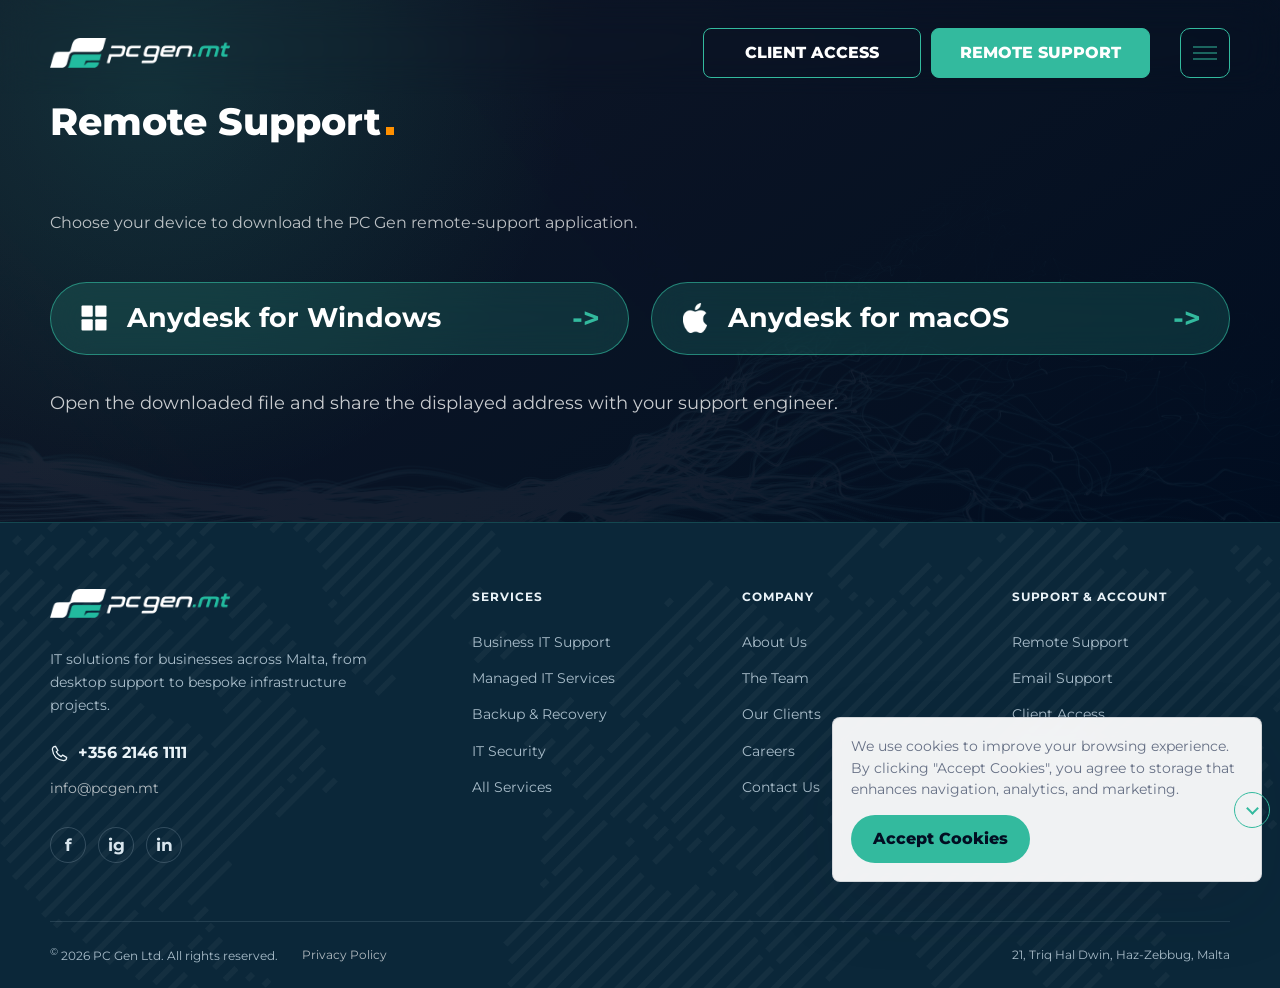
<file: remote-support.html>
<!doctype html>
<html lang="en" xmlns:mso="urn:schemas-microsoft-com:office:office" xmlns:msdt="uuid:C2F41010-65B3-11d1-A29F-00AA00C14882">
<head>
  <meta charset="utf-8">
  <meta name="viewport" content="width=device-width, initial-scale=1">
  <title>Remote IT Support Malta | PC Gen</title>
  <!-- SEO:START -->
  <meta name="description" content="Connect with PC Gen remote IT support in Malta. Download our Windows or Mac remote-support application and share your address with your support engineer.">
  <meta name="robots" content="noindex, follow">
  <link rel="canonical" href="https://pcgen.mt/remote-support.html">
  <meta property="og:type" content="website">
  <meta property="og:site_name" content="PC Gen">
  <meta property="og:locale" content="en_MT">
  <meta property="og:title" content="Remote IT Support Malta | PC Gen">
  <meta property="og:description" content="Connect with PC Gen remote IT support in Malta. Download our Windows or Mac remote-support application and share your address with your support engineer.">
  <meta property="og:url" content="https://pcgen.mt/remote-support.html">
  <meta property="og:image" content="https://pcgen.mt/assets/brand/logo.png">
  <meta property="og:image:alt" content="PC Gen IT support in Malta">
  <meta name="twitter:card" content="summary">
  <meta name="twitter:title" content="Remote IT Support Malta | PC Gen">
  <meta name="twitter:description" content="Connect with PC Gen remote IT support in Malta. Download our Windows or Mac remote-support application and share your address with your support engineer.">
  <meta name="twitter:image" content="https://pcgen.mt/assets/brand/logo.png">
  <script type="application/ld+json">{"@context":"https://schema.org","@graph":[{"@type":"LocalBusiness","@id":"https://pcgen.mt/#business","name":"PC Gen","legalName":"PC Generation Ltd.","url":"https://pcgen.mt/","logo":"https://pcgen.mt/assets/brand/logo.png","image":"https://pcgen.mt/assets/brand/logo.png","telephone":"+356 2146 1111","email":"info@pcgen.mt","address":{"@type":"PostalAddress","streetAddress":"21, Triq Hal Dwin","addressLocality":"Haz-Zebbug","addressCountry":"MT"},"areaServed":{"@type":"Country","name":"Malta"},"openingHoursSpecification":[{"@type":"OpeningHoursSpecification","dayOfWeek":["Monday","Tuesday","Wednesday","Thursday","Friday"],"opens":"08:30","closes":"17:30"}],"sameAs":["https://www.facebook.com/pcgen.mt","https://www.instagram.com/pcgen.mt","https://www.linkedin.com/company/pcgen/"]},{"@type":"WebSite","@id":"https://pcgen.mt/#website","url":"https://pcgen.mt/","name":"PC Gen","publisher":{"@id":"https://pcgen.mt/#business"},"inLanguage":"en-MT"},{"@type":"WebPage","@id":"https://pcgen.mt/remote-support.html#webpage","url":"https://pcgen.mt/remote-support.html","name":"Remote IT Support Malta | PC Gen","description":"Connect with PC Gen remote IT support in Malta. Download our Windows or Mac remote-support application and share your address with your support engineer.","inLanguage":"en-MT","isPartOf":{"@id":"https://pcgen.mt/#website"},"about":{"@id":"https://pcgen.mt/#business"}},{"@type":"BreadcrumbList","@id":"https://pcgen.mt/remote-support.html#breadcrumb","itemListElement":[{"@type":"ListItem","position":1,"name":"Home","item":"https://pcgen.mt/"},{"@type":"ListItem","position":2,"name":"Remote IT Support Malta","item":"https://pcgen.mt/remote-support.html"}]}]}</script>
  <!-- SEO:END -->
  <link rel="icon" href="assets/brand/favicon.png?v=20260814fz">
  <link rel="preconnect" href="https://fonts.googleapis.com">
  <link rel="preconnect" href="https://fonts.gstatic.com" crossorigin>
  <link rel="preload" as="image" href="assets/brand/logo.png" fetchpriority="high">
  <link rel="preload" as="image" href="assets/backgrounds/HeaderBG.png" fetchpriority="high">
  <link rel="preload" as="image" href="assets/brand/favicon.png">
  <link rel="preload" as="image" href="assets/backgrounds/hero-flow.jpg">
  <link href="https://fonts.googleapis.com/css2?family=Montserrat:wght@400;500;600;700;800;900&display=swap" rel="stylesheet">
  <link rel="stylesheet" href="assets/styles.css?v=8b1300d31a04">

<!--[if gte mso 9]><xml>
<mso:CustomDocumentProperties>
<mso:_dlc_DocId msdt:dt="string">MRYKD3H7JWR2-918958877-7552</mso:_dlc_DocId>
<mso:_dlc_DocIdItemGuid msdt:dt="string">523bd3e7-c07c-4e9e-8e69-8400e026bf86</mso:_dlc_DocIdItemGuid>
<mso:_dlc_DocIdUrl msdt:dt="string">https://pcgeneration0.sharepoint.com/sites/Marketing/_layouts/15/DocIdRedir.aspx?ID=MRYKD3H7JWR2-918958877-7552, MRYKD3H7JWR2-918958877-7552</mso:_dlc_DocIdUrl>
</mso:CustomDocumentProperties>
</xml><![endif]-->
  <link rel="stylesheet" href="./assets/mobile.css?v=0720b6c6f62d">
  <link rel="stylesheet" href="./assets/footer.css?v=a490b706a46a">
</head>
<body data-page="remote-support">
  <!-- PRERENDER:START -->
  <div id="app" class="app-ready" data-prerendered="remote-support">
    <header class="site-header">
      <div class="container header-inner">
        <a class="brand" href="./" aria-label="PC Gen home"><img src="./assets/brand/logo.png" alt="PC Gen"><span class="mobile-only mobile-brand" aria-hidden="true"><img src="./assets/brand/pcgen-mobile-mark.svg" alt=""><span></span></span></a>
        <nav class="main-nav" id="main-nav" aria-label="Main navigation">
          <div class="mobile-only mobile-menu-socials"><div class="socials"><a href="https://www.facebook.com/pcgen.mt" target="_blank" rel="noopener" aria-label="Facebook">f</a><a href="https://www.instagram.com/pcgen.mt" target="_blank" rel="noopener" aria-label="Instagram">ig</a><a href="https://www.linkedin.com/company/pcgen/" target="_blank" rel="noopener" aria-label="LinkedIn">in</a></div></div>
          <div class="main-nav-top">
            <a class="main-nav-support" href="./remote-support.html">Remote Support</a>
          </div>
          <div class="main-nav-links">
            <a class="" href="./about/">About</a><a class="" href="./meet-the-team/">The Team</a><a class="" href="./services/">Services</a><a class="" href="./clients/">Clients</a><a class="" href="./careers/">Careers</a><a class="" href="./contact/">Contact</a>
          </div>
          <div class="main-nav-footer">
            <div class="socials">
              <a href="https://www.facebook.com/pcgen.mt" target="_blank" rel="noopener" aria-label="Facebook">f</a>
              <a href="https://www.instagram.com/pcgen.mt" target="_blank" rel="noopener" aria-label="Instagram">ig</a>
              <a href="https://www.linkedin.com/company/pcgen/" target="_blank" rel="noopener" aria-label="LinkedIn">in</a>
            </div>
            <strong class="mobile-only mobile-menu-contact-title">Get in touch:</strong>
            <a href="tel:0035621461111">+356 2146 1111</a>
            <a href="mailto:support@pcgen.mt">support@pcgen.mt</a>
            <a class="mobile-only" href="mailto:info@pcgen.mt">info@pcgen.mt</a>
            <img class="mobile-only mobile-menu-mark" src="./assets/brand/pcgen-mobile-mark.svg" alt="">
          </div>
        </nav>
        <div class="support-downloads" aria-label="Header actions">
          <a class="remote-header-link client-access-link" href="./client-login/">Client Access</a>
          <a class="remote-header-link" href="./remote-support.html">Remote Support</a>
        </div>
        <button class="menu-toggle" type="button" aria-label="Open menu" aria-controls="main-nav" aria-expanded="false"><span></span><span></span><span></span></button>
      </div>
    </header><main id="main-content">
    <section class="section dark remote-support-page">
      <div class="container">
        <h1 class="section-title">Remote Support</h1>
        <p class="section-copy">Choose your device to download the PC Gen remote-support application.</p>
        <div class="remote-support-grid">
          <a class="remote-support-card" href="https://my.anydesk.com/v2/api/v2/custom-clients/downloads/public/FY8O7MPM13EK/AnyDeskClient.exe" target="_blank" rel="noopener">
            <span class="platform-icon windows" aria-hidden="true">
              <svg viewBox="0 0 24 24" focusable="false">
                <rect x="2" y="2" width="9" height="9" rx="0.8"></rect>
                <rect x="13" y="2" width="9" height="9" rx="0.8"></rect>
                <rect x="2" y="13" width="9" height="9" rx="0.8"></rect>
                <rect x="13" y="13" width="9" height="9" rx="0.8"></rect>
              </svg>
            </span>
            <span>Anydesk for Windows</span>
            <strong aria-hidden="true">-&gt;</strong>
          </a>
          <a class="remote-support-card" href="https://my.anydesk.com/v2/api/v2/custom-clients/downloads/public/AEBHO13ZS2OL/Customers-copy.dmg" target="_blank" rel="noopener">
            <span class="platform-icon apple-logo" aria-hidden="true"><img src="./assets/apple-logo-icon-14895.png" alt=""></span>
            <span>Anydesk for macOS</span>
            <strong aria-hidden="true">-&gt;</strong>
          </a>
        </div>
        <p class="remote-support-note">Open the downloaded file and share the displayed address with your support engineer.</p>
      </div>
    </section>

  </main>
    <footer class="site-footer footer-directory">
      <div class="container">
        <div class="footer-grid">
          <div class="footer-company">
            <a class="footer-brand-link" href="./" aria-label="PC Gen home"><img class="footer-logo" src="./assets/brand/logo.png" alt="PC Gen"></a>
            <p>IT solutions for businesses across Malta, from desktop support to bespoke infrastructure projects.</p>
            <a class="footer-phone" href="tel:0035621461111"><svg viewBox="0 0 24 24" aria-hidden="true" fill="none" stroke="currentColor" stroke-width="1.6"><path d="m7 3 3 5-2 2c1.3 2.5 3.5 4.7 6 6l2-2 5 3c0 3-2 4-4 4C9 20 4 15 3 7c0-2 1-4 4-4Z"/></svg>+356 2146 1111</a>
            <a class="footer-email" href="mailto:info@pcgen.mt">info@pcgen.mt</a>
            <div class="socials"><a href="https://www.facebook.com/pcgen.mt" target="_blank" rel="noopener" aria-label="Facebook">f</a><a href="https://www.instagram.com/pcgen.mt" target="_blank" rel="noopener" aria-label="Instagram">ig</a><a href="https://www.linkedin.com/company/pcgen/" target="_blank" rel="noopener" aria-label="LinkedIn">in</a></div>
          </div>
          <nav class="footer-link-group" aria-label="Footer services">
            <h3>Services</h3>
            <ul>
              <li><a href="./services/">Business IT Support</a></li>
              <li><a href="./services/">Managed IT Services</a></li>
              <li><a href="./services/">Backup &amp; Recovery</a></li>
              <li><a href="./services/">IT Security</a></li>
              <li><a href="./services/">All Services</a></li>
            </ul>
          </nav>
          <nav class="footer-link-group" aria-label="Footer company">
            <h3>Company</h3>
            <ul>
              <li><a href="./about/">About Us</a></li>
              <li><a href="./meet-the-team/">The Team</a></li>
              <li><a href="./clients/">Our Clients</a></li>
              <li><a href="./careers/">Careers</a></li>
              <li><a href="./contact/">Contact Us</a></li>
            </ul>
          </nav>
          <nav class="footer-link-group" aria-label="Footer support and account">
            <h3>Support &amp; Account</h3>
            <ul>
              <li><a href="./remote-support.html">Remote Support</a></li>
              <li><a href="mailto:support@pcgen.mt">Email Support</a></li>
              <li><a href="./client-login/">Client Access</a></li>
              <li><a href="./client-admin/">Web Admin</a></li>
            </ul>
          </nav>
        </div>
        <div class="footer-bottom">
          <div class="copyright">
            <span><sup>©</sup> 2026 PC Gen Ltd. All rights reserved.</span>
            <a href="https://pcgen.mt/privacy-policy" target="_blank" rel="noopener">Privacy Policy</a>
          </div>
          <span class="footer-location">21, Triq Hal Dwin, Haz-Zebbug, Malta</span>
        </div>
      </div>
    </footer>
    <aside class="cookie" id="cookie">
      <p>We use cookies to improve your browsing experience. By clicking "Accept Cookies", you agree to storage that enhances navigation, analytics, and marketing.</p>
      <button class="button" type="button" data-accept-cookies>Accept Cookies</button>
    </aside><button class="scroll-top-toggle" type="button" aria-label="Back to top" data-scroll-top><span aria-hidden="true"></span></button></div>
  <!-- PRERENDER:END -->
  <script src="assets/app.js?v=3972e2cbb016" defer></script>
</body>
</html>
</file>
<file: assets/styles.css>
:root {
  --navy: #020e22;
  --white: #ffffff;
  --accent: #33ba9e;
  --ink: #111827;
  --muted: #667085;
  --soft: #d4dfe8;
  --line: rgba(2, 14, 34, 0.14);
  --shadow: 0 24px 80px rgba(17, 24, 39, 0.14);
  --radius: 8px;
  --hero-height: 700px;
  --hero-mobile-height: 620px;
}

* {
  box-sizing: border-box;
}

html {
  scroll-behavior: smooth;
}

body {
  margin: 0;
  background: var(--navy);
  color: var(--ink);
  font-family: Montserrat, ui-sans-serif, system-ui, -apple-system, BlinkMacSystemFont, "Segoe UI", sans-serif;
  line-height: 1.55;
}

body.menu-open {
  overflow: auto;
}

#app {
  opacity: 0;
  transition: opacity 240ms ease;
}

#app.app-ready {
  opacity: 1;
}

a {
  color: inherit;
  text-decoration: none;
}

img,
video {
  display: block;
  max-width: 100%;
}

button,
input,
select,
textarea {
  font: inherit;
}

.site-header {
  position: sticky;
  top: 0;
  z-index: 40;
  padding: 12px 0;
  border-bottom: 1px solid rgba(255, 255, 255, 0.08);
  background: rgba(2, 14, 34, 0.96);
  color: var(--white);
  backdrop-filter: blur(18px);
  -webkit-backdrop-filter: blur(18px);
}

.container {
  width: min(calc(100% - 120px), 1540px);
  margin: 0 auto;
}

.header-inner {
  display: flex;
  align-items: center;
  min-height: 78px;
  gap: 24px;
  padding: 0;
  border: 0;
  border-radius: 0;
  background: transparent;
  box-shadow: none;
}

.brand {
  display: inline-flex;
  align-items: center;
  min-width: 220px;
}

.brand img {
  width: 297px;
  height: auto;
  object-fit: contain;
}

.main-nav {
  display: none;
  align-items: center;
  gap: 30px;
  margin-left: auto;
  font-size: 13px;
  font-weight: 700;
  text-transform: uppercase;
}

.main-nav.is-open {
  position: fixed;
  top: 92px;
  right: 32px;
  display: grid;
  align-items: start;
  gap: 0;
  width: min(420px, calc(100vw - 64px));
  max-height: calc(100vh - 116px);
  overflow: auto;
  padding: 18px 24px 28px;
  border: 1px solid rgba(255, 255, 255, 0.12);
  border-radius: 8px;
  background: rgba(24, 31, 44, 0.96);
  color: var(--white);
  box-shadow: 0 24px 70px rgba(0, 0, 0, 0.28);
}

.main-nav.is-open a,
.main-nav.is-open .nav-group {
  padding: 16px 0;
}

.main-nav.is-open .nav-group > a {
  display: block;
}

.main-nav.is-open .sub-menu {
  position: static;
  display: grid;
  width: 100%;
  margin-top: 10px;
  padding: 0;
  border: 0;
  background: transparent;
  box-shadow: none;
  opacity: 1;
  pointer-events: auto;
}

.main-nav a {
  position: relative;
  opacity: 0.88;
}

.main-nav a:hover,
.main-nav a.is-active {
  opacity: 1;
  color: var(--accent);
}

.nav-group {
  position: relative;
  padding: 34px 0;
}

.sub-menu {
  position: absolute;
  top: 86px;
  left: 50%;
  display: grid;
  width: min(560px, calc(100vw - 48px));
  grid-template-columns: repeat(2, 1fr);
  gap: 12px;
  padding: 16px;
  transform: translateX(-50%);
  border-radius: 8px;
  background: var(--white);
  color: var(--navy);
  box-shadow: var(--shadow);
  opacity: 0;
  pointer-events: none;
  transition: 180ms ease;
}

.nav-group:hover .sub-menu,
.nav-group:focus-within .sub-menu {
  opacity: 1;
  pointer-events: auto;
}

.sub-menu a {
  display: grid;
  gap: 4px;
  padding: 18px;
  border: 1px solid var(--line);
  border-radius: 8px;
  text-transform: none;
}

.sub-menu strong {
  font-size: 17px;
}

.sub-menu span {
  color: var(--muted);
  font-size: 13px;
  font-weight: 500;
}

.support-link {
  position: relative;
  overflow: hidden;
  display: inline-flex;
  align-items: center;
  gap: 10px;
  padding: 14px 20px;
  border: 1px solid var(--accent);
  border-radius: 999px;
  background:
    linear-gradient(135deg, rgba(255, 255, 255, 0.32), rgba(255, 255, 255, 0.08) 42%, rgba(51, 186, 158, 0.18)),
    rgba(255, 255, 255, 0.1);
  color: var(--white);
  backdrop-filter: blur(22px) saturate(1.8) contrast(1.08);
  -webkit-backdrop-filter: blur(22px) saturate(1.8) contrast(1.08);
  box-shadow: none;
  font-size: 13px;
  font-weight: 800;
  text-transform: uppercase;
}

.support-link:hover {
  border-color: var(--accent);
  background: var(--accent);
  color: var(--navy);
  box-shadow: none;
}

.support-downloads {
  display: flex;
  align-items: center;
  gap: 10px;
  margin-left: auto;
}

.remote-header-link {
  display: inline-flex;
  align-items: center;
  justify-content: center;
  min-width: 230px;
  height: 50px;
  padding: 0 28px;
  border: 1px solid var(--accent);
  border-radius: 99px;
  background: transparent;
  color: var(--white);
  box-shadow: none;
  font-size: 20px;
  font-weight: 600;
  line-height: 1;
  text-align: center;
  text-transform: uppercase;
  white-space: nowrap;
  transition: transform 180ms ease, background 180ms ease, color 180ms ease;
}

.remote-header-link:hover {
  transform: translateY(-2px);
  background: var(--accent);
  color: var(--navy);
}

.support-downloads .support-link {
  box-sizing: border-box;
  flex: 0 0 220px;
  justify-content: center;
  width: 220px;
  min-width: 220px;
  max-width: 220px;
  height: 50px;
  padding: 0 20px;
  gap: 5px;
  font-size: 6px;
  font-weight: 200;
  line-height: 1;
  text-align: center;
  white-space: nowrap;
}

.support-downloads .support-link > span:last-child {
  display: inline-block;
  flex: 0 1 auto;
  min-width: 0;
  font-size: 6px;
  font-weight: 200;
  line-height: 1;
  white-space: nowrap;
}

.site-header .support-downloads a.support-link,
.site-header .support-downloads a.support-link > span:last-child {
  font-size: 6px !important;
  font-weight: 200 !important;
  letter-spacing: 0 !important;
  white-space: nowrap !important;
}

.site-header .support-downloads a.support-link {
  box-sizing: border-box !important;
  flex: 0 0 220px !important;
  width: 220px !important;
  min-width: 220px !important;
  max-width: 220px !important;
  padding-left: 20px !important;
  padding-right: 40px !important;
}

.apple-glass-support {
  position: relative;
  isolation: isolate;
  overflow: hidden;
  display: inline-flex;
  align-items: center;
  justify-content: center;
  min-width: 230px;
  height: 50px;
  padding: 0 28px;
  border: 1px solid var(--accent);
  border-radius: 99px;
  background:
    linear-gradient(135deg, rgba(255, 255, 255, 0.42), rgba(255, 255, 255, 0.12) 38%, rgba(51, 186, 158, 0.22)),
    rgba(2, 14, 34, 0.38);
  color: var(--white);
  box-shadow: inset 0 1px 0 rgba(255, 255, 255, 0.42);
  backdrop-filter: blur(24px) saturate(1.8);
  -webkit-backdrop-filter: blur(24px) saturate(1.8);
  font-size: 20px;
  font-weight: 600;
  line-height: 1;
  text-align: center;
  text-transform: uppercase;
  white-space: nowrap;
  transition: transform 180ms ease, background 180ms ease, border-color 180ms ease, color 180ms ease;
}

.apple-glass-support::before {
  content: "";
  position: absolute;
  inset: 1px 10px auto 10px;
  height: 42%;
  border-radius: inherit;
  background: linear-gradient(180deg, rgba(255, 255, 255, 0.38), rgba(255, 255, 255, 0));
  pointer-events: none;
  z-index: -1;
}

.apple-glass-support:hover {
  transform: translateY(-2px);
  border-color: var(--accent);
  background: var(--accent);
  color: var(--navy);
}

.client-login-support {
  min-width: 190px;
  border-color: var(--accent);
  background: var(--accent);
  color: var(--navy);
  box-shadow: none;
}

.client-login-support::before {
  background: linear-gradient(180deg, rgba(255, 255, 255, 0.42), rgba(255, 255, 255, 0));
}

.client-login-support:hover {
  background:
    linear-gradient(135deg, rgba(255, 255, 255, 0.42), rgba(255, 255, 255, 0.12) 38%, rgba(51, 186, 158, 0.22)),
    rgba(2, 14, 34, 0.38);
  color: var(--white);
}

.remote-support-page {
  min-height: 50vh;
  position: relative;
  overflow: hidden;
}

.remote-support-page::before {
  content: "";
  position: absolute;
  inset: 0;
  background: url("backgrounds/hero-flow.jpg") center calc(50% + 200px) / cover no-repeat;
  opacity: 0.05;
  pointer-events: none;
}

.remote-support-page > .container {
  position: relative;
  z-index: 1;
}

.remote-support-page .container {
  max-width: 1080px;
}

.remote-support-grid {
  display: grid;
  grid-template-columns: repeat(2, minmax(0, 1fr));
  gap: 22px;
  margin-top: 34px;
}

.remote-support-card {
  display: flex;
  align-items: center;
  gap: 18px;
  min-height: 66px;
  padding: 14px 28px;
  border: 1px solid rgba(51, 186, 158, 0.62);
  border-radius: 99px;
  background: rgba(51, 186, 158, 0.18);
  color: var(--white);
  backdrop-filter: blur(18px);
  -webkit-backdrop-filter: blur(18px);
  transition: transform 180ms ease, border-color 180ms ease, background 180ms ease;
}

.remote-support-card:hover {
  transform: translateY(-3px);
  border-color: var(--accent);
  background: rgba(255, 255, 255, 0.08);
}

.remote-support-card .platform-icon {
  width: 30px;
  height: 30px;
  flex: 0 0 30px;
}

.remote-support-card .platform-icon.apple-logo img {
  width: 30px;
  height: 30px;
}

.remote-support-card span:nth-child(2) {
  font-size: clamp(20px, 2.1vw, 30px);
  font-weight: 700;
  line-height: 1.05;
}

.remote-support-card strong {
  margin-left: auto;
  color: var(--accent);
  font-size: 28px;
  font-weight: 700;
}

.remote-support-note {
  max-width: none;
  margin: 34px 0 0;
  color: rgba(255, 255, 255, 0.78);
  font-size: 18px;
  line-height: 1.6;
  white-space: nowrap;
}

@media (max-width: 760px) {
  .remote-support-grid {
    grid-template-columns: 1fr;
  }

  .remote-support-card {
    min-height: 52px;
    padding: 11px 22px;
  }

  .remote-support-note {
    white-space: normal;
  }
}

.portal-auth,
.portal-section {
  min-height: 72vh;
}

.portal-auth-grid {
  display: grid;
  grid-template-columns: minmax(0, 0.9fr) minmax(420px, 1fr);
  align-items: center;
  gap: 48px;
}

.portal-auth-cards,
.portal-grid {
  display: grid;
  gap: 22px;
}

.portal-auth-cards {
  grid-template-columns: repeat(2, minmax(0, 1fr));
}

.portal-auth-card {
  min-height: 100%;
  padding: 30px;
  border: 1px solid rgba(255, 255, 255, 0.16);
  border-radius: 8px;
  background:
    linear-gradient(145deg, rgba(255, 255, 255, 0.18), rgba(255, 255, 255, 0.07)),
    rgba(2, 14, 34, 0.42);
  box-shadow: none;
  backdrop-filter: blur(22px) saturate(1.35);
  -webkit-backdrop-filter: blur(22px) saturate(1.35);
}

.portal-shell h1,
.portal-auth h1 {
  max-width: 920px;
}

.portal-form h2 {
  margin-bottom: 20px;
  color: var(--white);
  font-size: 28px;
}

.portal-form .notice {
  margin: 14px 0 0;
}

.portal-auth .portal-form .button {
  width: 100%;
  height: 52px;
  min-height: 52px;
  border: 0;
  border-bottom: 0;
  box-shadow: none;
  text-decoration: none;
}

.portal-auth .portal-form .button::after {
  display: none;
}

.portal-topline {
  display: flex;
  align-items: flex-start;
  justify-content: space-between;
  gap: 24px;
  margin-bottom: 34px;
}

.portal-summary {
  display: grid;
  grid-template-columns: repeat(3, minmax(0, 1fr));
  gap: 14px;
  margin-bottom: 28px;
}

.portal-summary article,
.portal-card,
.admin-client {
  border: 1px solid rgba(255, 255, 255, 0.12);
  border-radius: 8px;
  background: rgba(255, 255, 255, 0.08);
  backdrop-filter: blur(16px);
  -webkit-backdrop-filter: blur(16px);
}

.portal-summary article {
  padding: 20px;
}

.portal-summary span,
.portal-item span,
.admin-client p,
.admin-client span {
  color: rgba(255, 255, 255, 0.68);
}

.portal-summary strong {
  display: block;
  margin-top: 6px;
  color: var(--white);
  font-size: 24px;
}

.portal-grid {
  grid-template-columns: minmax(320px, 0.75fr) minmax(0, 1.25fr);
}

.portal-card {
  padding: 28px;
}

.portal-card h2 {
  margin-bottom: 20px;
  font-size: clamp(26px, 2.4vw, 38px);
}

.portal-card-head,
.admin-form-actions,
.admin-actions {
  display: flex;
  align-items: center;
  gap: 12px;
}

.portal-card-head {
  justify-content: space-between;
}

.portal-wide {
  grid-column: 1 / -1;
}

.portal-list {
  display: grid;
  gap: 12px;
}

.portal-item {
  display: grid;
  grid-template-columns: minmax(0, 1.4fr) minmax(150px, 0.6fr) auto;
  align-items: center;
  gap: 18px;
  padding: 16px;
  border: 1px solid rgba(255, 255, 255, 0.1);
  border-radius: 8px;
  background: rgba(2, 14, 34, 0.5);
}

.portal-item strong {
  display: block;
  color: var(--white);
}

.portal-status {
  justify-self: end;
  padding: 8px 12px;
  border: 1px solid rgba(51, 186, 158, 0.42);
  border-radius: 99px;
  background: rgba(51, 186, 158, 0.14);
  color: var(--white);
  font-size: 12px;
  font-weight: 700;
  text-transform: uppercase;
}

.admin-grid {
  grid-template-columns: minmax(360px, 0.9fr) minmax(0, 1.1fr);
}

.form-grid-two {
  display: grid;
  grid-template-columns: repeat(2, minmax(0, 1fr));
  gap: 14px;
}

.admin-client-form textarea {
  min-height: 120px;
}

.admin-client-list {
  display: grid;
  gap: 12px;
  max-height: 620px;
  overflow: auto;
  padding-right: 4px;
}

.admin-client {
  display: flex;
  justify-content: space-between;
  gap: 18px;
  padding: 18px;
}

.admin-client h3 {
  margin-bottom: 4px;
  color: var(--white);
}

.admin-client p,
.admin-client span {
  display: block;
  margin: 0;
  font-size: 13px;
}

.admin-actions {
  flex-shrink: 0;
  align-self: center;
}

.admin-actions .button {
  min-height: 40px;
  padding: 0 14px;
  font-size: 12px;
}

.platform-icon {
  position: relative;
  display: inline-grid;
  width: 18px;
  height: 18px;
  flex: 0 0 18px;
  place-items: center;
}

.platform-icon.apple-logo img {
  display: block;
  width: 14px;
  height: 14px;
  object-fit: contain;
  filter: brightness(0) invert(1);
}

.platform-icon.apple-store::before,
.platform-icon.apple-store::after,
.platform-icon.apple-store i {
  content: "";
  position: absolute;
  width: 3px;
  height: 15px;
  border-radius: 999px;
  background: currentColor;
}

.platform-icon.apple-store::before {
  transform: rotate(30deg) translateX(-4px);
}

.platform-icon.apple-store::after {
  transform: rotate(-30deg) translateX(4px);
}

.platform-icon.apple-store i {
  width: 11px;
  height: 3px;
  transform: translateY(4px);
}

.platform-icon.windows {
  color: var(--white);
}

.platform-icon.windows svg {
  display: block;
  width: 100%;
  height: 100%;
  fill: var(--white);
}

.menu-toggle {
  display: block;
  position: relative;
  width: 44px;
  height: 44px;
  padding: 0;
  margin-left: 0;
  border: 1px solid rgba(255, 255, 255, 0.22);
  border-radius: 8px;
  background: transparent;
  color: var(--white);
  cursor: pointer;
  transition: transform 180ms ease, background 180ms ease;
}

.menu-toggle:hover {
  transform: translateY(-2px);
  background: rgba(255, 255, 255, 0.08);
}

.menu-toggle span {
  position: absolute;
  top: 50%;
  left: 50%;
  display: block;
  width: 18px;
  height: 2px;
  margin: 0;
  background: currentColor;
  transform-origin: center;
  transition: transform 220ms ease, opacity 160ms ease;
}

.menu-toggle span:nth-child(1) {
  transform: translate(-50%, calc(-50% - 6px));
}

.menu-toggle span:nth-child(2) {
  transform: translate(-50%, -50%);
}

.menu-toggle span:nth-child(3) {
  transform: translate(-50%, calc(-50% + 6px));
}

.menu-toggle[aria-expanded="true"] span:nth-child(1) {
  transform: translate(-50%, -50%) rotate(45deg);
}

.menu-toggle[aria-expanded="true"] span:nth-child(2) {
  opacity: 0;
}

.menu-toggle[aria-expanded="true"] span:nth-child(3) {
  transform: translate(-50%, -50%) rotate(-45deg);
}

.hero {
  position: relative;
  overflow: hidden;
  width: 100%;
  max-width: none;
  margin-inline: 0;
  height: var(--hero-height);
  min-height: var(--hero-height);
  background-image: url("backgrounds/HeaderBG.png");
  background-position: center calc(50% + var(--header-bg-parallax, 0px));
  background-repeat: no-repeat;
  background-size: cover;
  color: inherit;
}

body[data-page="home"] .hero {
  background-image: none;
}

body[data-page="services"] .hero,
body[data-page="clients"] .hero,
body[data-page="careers"] .hero,
body[data-page="contact"] .hero,
body[data-page="about"] .hero,
body[data-page="team"] .hero {
  background: var(--navy);
}

body[data-page="services"] .hero::after,
body[data-page="clients"] .hero::after,
body[data-page="careers"] .hero::after,
body[data-page="contact"] .hero::after,
body[data-page="about"] .hero::after,
body[data-page="team"] .hero::after {
  display: block;
  background: url("backgrounds/hero-flow.jpg") center calc(50% + 80px + var(--hero-flow-parallax, 0px)) / cover no-repeat;
  opacity: 0.2;
}

.hero::after {
  content: "";
  position: absolute;
  inset: 0;
  z-index: 0;
  display: none;
  background: none;
  opacity: 0;
  transform: none;
  pointer-events: none;
}

.hero::before {
  content: "";
  position: absolute;
  inset: 0;
  z-index: 1;
  display: none;
  background: none;
  pointer-events: none;
}

.hero-grid {
  position: relative;
  z-index: 2;
  display: grid;
  height: 100%;
  min-height: var(--hero-height);
  grid-template-columns: minmax(0, 0.9fr) minmax(360px, 1.1fr);
  align-items: center;
  gap: 52px;
  padding: 72px 0 82px;
}

body[data-page="services"] .hero-grid {
  grid-template-columns: 1fr;
}

body[data-page="services"] .hero-content {
  max-width: 1000px;
}

.hero-content {
  position: relative;
  z-index: 1;
  display: flex;
  min-height: min(70vh, 720px);
  flex-direction: column;
  align-items: flex-start;
}

.eyebrow {
  margin: 0 0 18px;
  color: var(--accent);
  font-size: 13px;
  font-weight: 800;
  letter-spacing: 0.08em;
  text-transform: uppercase;
}

h1,
h2,
h3 {
  margin: 0;
  color: inherit;
  font-weight: 500;
  letter-spacing: 0;
  line-height: 1.02;
}

h1 {
  max-width: 780px;
  font-size: clamp(31px, 5vw, 74px);
}

.hero-title-line {
  display: block;
}

.home-hero {
  min-height: calc(100vh - 78px);
  background-color: #eef2f6;
  color: var(--navy);
}

.home-hero::before {
  content: "";
  position: absolute;
  inset: 0;
  z-index: 0;
  display: block;
  background:
    linear-gradient(90deg, rgba(238, 242, 246, 0.98) 0%, rgba(238, 242, 246, 0.78) 34%, rgba(238, 242, 246, 0.28) 74%, rgba(238, 242, 246, 0.92) 100%);
  pointer-events: none;
}

.home-hero-stage {
  position: relative;
  z-index: 2;
  min-height: calc(100vh - 78px);
  display: grid;
  grid-template-columns: minmax(0, 0.92fr) minmax(280px, 0.82fr);
  align-items: center;
  gap: 36px;
  padding: 54px 0 86px;
}

.home-hero-copy {
  position: relative;
  z-index: 3;
  max-width: 760px;
}

.home-hero-copy h1 {
  max-width: 760px;
  color: var(--white);
  font-size: clamp(44px, 5.8vw, 92px);
  line-height: 0.96;
}

.home-hero-copy h1 span {
  display: block;
  white-space: nowrap;
}

.home-hero-copy h1 .title-accent-dot {
  display: inline-block;
  width: 0.16em;
  height: 0.16em;
  margin-left: 0.08em;
  background: #ff9000;
  vertical-align: baseline;
}

.home-hero-copy .lead {
  max-width: 610px;
  color: var(--white);
  font-size: clamp(15px, 1.35vw, 20px);
}

.home-hero-cards {
  position: relative;
  z-index: 3;
  justify-self: end;
  display: grid;
  grid-template-columns: repeat(2, minmax(105px, 1fr));
  gap: 8px;
  width: min(100%, 301px);
  padding: 8px;
  border: 1px solid rgba(255, 255, 255, 0.24);
  border-radius: 8px;
  background: rgba(255, 255, 255, 0.16);
  backdrop-filter: blur(28px) saturate(1.45);
  -webkit-backdrop-filter: blur(28px) saturate(1.45);
}

.home-metric-card {
  min-height: 105px;
  padding: 15px;
  border: 1px solid rgba(255, 255, 255, 0.24);
  border-radius: 8px;
  background: rgba(255, 255, 255, 0.34);
  color: #0b111d;
  backdrop-filter: blur(20px) saturate(1.3);
  -webkit-backdrop-filter: blur(20px) saturate(1.3);
}

.home-metric-card.wide {
  grid-column: 1 / -1;
  min-height: 91px;
}

.home-metric-card span {
  display: block;
  color: rgba(2, 14, 34, 0.78);
  font-size: 10px;
}

.home-metric-card strong {
  display: block;
  margin-top: 15px;
  color: #0b111d;
  font-size: clamp(29px, 3.4vw, 45px);
  line-height: 0.9;
}

.home-metric-card p {
  margin: 6px 0 0;
  color: rgba(2, 14, 34, 0.74);
  font-size: 10px;
}

.home-hero-actions {
  position: absolute;
  z-index: 4;
  left: 50%;
  bottom: 84px;
  display: flex;
  gap: 12px;
  padding: 10px;
  border-radius: 999px;
  background: rgba(2, 14, 34, 0.12);
  backdrop-filter: blur(18px);
  -webkit-backdrop-filter: blur(18px);
  transform: translateX(-50%);
}

h2 {
  font-size: clamp(34px, 4vw, 64px);
}

h3 {
  font-size: 24px;
}

.lead {
  max-width: 650px;
  margin: 24px 0 0;
  color: rgba(255, 255, 255, 0.78);
  font-size: clamp(13px, 1.4vw, 15px);
}

.actions {
  display: flex;
  flex-wrap: wrap;
  gap: 12px;
  margin-top: auto;
  padding: 10px;
  border-radius: 999px;
  background: rgba(255, 255, 255, 0.08);
  width: fit-content;
}

.button {
  display: inline-flex;
  align-items: center;
  justify-content: center;
  min-height: 52px;
  gap: 10px;
  padding: 0 24px;
  border: 0;
  border-radius: 999px;
  background: var(--accent);
  color: var(--navy);
  font-weight: 800;
  cursor: pointer;
  transition: transform 180ms ease, background 180ms ease;
}

.button:hover {
  transform: translateY(-2px);
  background: var(--white);
}

.button.secondary {
  background: transparent;
  color: var(--white);
}

.button.secondary:hover {
  background: rgba(255, 255, 255, 0.12);
}

.hero-media {
  position: relative;
  z-index: 1;
  min-height: 520px;
}

.hero-grid-image {
  position: relative;
  z-index: 1;
  width: 100%;
  height: min(70vh, 720px);
  min-height: 460px;
  object-fit: contain;
  transform: scale(1.4);
  transform-origin: center;
}

.hero-media video,
.hero-media img {
  width: 100%;
  height: min(70vh, 720px);
  min-height: 460px;
  border-radius: 8px;
  object-fit: cover;
  box-shadow: var(--shadow);
  mix-blend-mode: screen;
}

.stats-strip {
  display: grid;
  grid-template-columns: repeat(3, minmax(100px, 1fr));
  gap: 1px;
  width: min(100%, 520px);
  margin-top: 76px;
  overflow: hidden;
  border-radius: 8px;
  background: rgba(255, 255, 255, 0.16);
  backdrop-filter: blur(20px);
}

.hero-content .actions {
  margin-top: 128px;
}

.stat {
  padding: 18px;
  background: rgba(2, 14, 34, 0.7);
}

.stat strong {
  display: block;
  color: var(--accent);
  font-size: 28px;
  line-height: 1;
}

.stat span {
  display: block;
  margin-top: 6px;
  color: rgba(255, 255, 255, 0.78);
  font-size: 12px;
  line-height: 1.25;
}

.section {
  padding: 86px 0;
}

.section.dark {
  background: var(--navy);
  color: var(--white);
}

.newsletter-section {
  position: relative;
  isolation: isolate;
  overflow: hidden;
}

.newsletter-section::before {
  content: "";
  position: absolute;
  inset: 0;
  z-index: 0;
  background: url("backgrounds/NewsletterBG.png") center calc(50% + var(--newsletter-bg-parallax, 0px)) / cover no-repeat;
  opacity: 0.5;
  pointer-events: none;
}

.newsletter-section > .container {
  position: relative;
  z-index: 1;
}

.section.soft {
  background: var(--soft);
}

.section-soft-media {
  position: relative;
  isolation: isolate;
  overflow: hidden;
  background: transparent;
}

.soft-section-video {
  position: absolute;
  inset: 0;
  z-index: -1;
  width: 100%;
  height: 100%;
  object-fit: cover;
  opacity: 0.4;
  transform: translateY(100px);
}

.section-soft-media::after {
  content: "";
  position: absolute;
  inset: 0;
  z-index: -1;
  background: transparent;
  pointer-events: none;
}

.soft-section-content {
  position: relative;
  z-index: 1;
}

.section-soft-media .soft-section-content > [aria-hidden="true"] {
  grid-column: 2;
}

.section-soft-media .soft-section-content > .copy {
  grid-column: 1;
  grid-row: 1;
}

.section-soft-media .copy p {
  color: var(--white);
}

.section-eyebrow {
  margin-bottom: 18px;
}

.section-title {
  margin-bottom: 22px;
  font-size: clamp(30px, 3vw, 48px);
  white-space: nowrap;
}

.section-copy,
.copy p {
  margin: 0;
  color: var(--muted);
  font-size: 18px;
}

.section-copy {
  max-width: 760px;
  margin-bottom: 46px;
}

.dark .section-copy,
.dark .copy p {
  color: rgba(255, 255, 255, 0.72);
}

.copy {
  display: grid;
  gap: 18px;
}

.grid {
  display: grid;
  gap: 18px;
}

.grid.two {
  grid-template-columns: repeat(2, minmax(0, 1fr));
}

.grid.three {
  grid-template-columns: repeat(3, minmax(0, 1fr));
}

.grid.four {
  grid-template-columns: repeat(4, minmax(0, 1fr));
}

.card,
.service-card,
.testimonial,
.job-card {
  border: 1px solid var(--line);
  border-radius: var(--radius);
  background: var(--white);
}

.card {
  padding: 28px;
}

.dark .card,
.dark .service-card,
.dark .testimonial,
.dark .job-card {
  border-color: rgba(255, 255, 255, 0.12);
  background: rgba(255, 255, 255, 0.06);
}

.card .icon {
  display: grid;
  width: 44px;
  height: 44px;
  place-items: center;
  margin-bottom: 28px;
  border-radius: 8px;
  background: rgba(51, 186, 158, 0.12);
  color: var(--accent);
  font-size: 20px;
  font-weight: 900;
}

.card p,
.service-card p,
.testimonial p,
.job-card p,
.role-card p {
  margin: 12px 0 0;
  color: var(--muted);
}

.dark .card p,
.dark .service-card p,
.dark .testimonial p,
.dark .job-card p {
  color: rgba(255, 255, 255, 0.72);
}

body[data-page="contact"] .card.reveal.is-visible p {
  color: var(--white);
}

body[data-page="contact"] .card.reveal.is-visible span {
  color: var(--white);
}

body[data-page="contact"] .card.reveal.is-visible a {
  color: var(--white);
}

body[data-page="contact"] .card .contact-list strong,
body[data-page="contact"] .card.reveal.is-visible .contact-list strong {
  color: var(--accent);
}

body[data-page="contact"] .section.dark .container > .split {
  align-items: stretch;
}

body[data-page="contact"] .section.dark .container > .split > .card {
  display: flex;
  height: 100%;
}

body[data-page="contact"] .contact-list {
  width: 100%;
  align-content: space-between;
}

.split {
  display: grid;
  grid-template-columns: minmax(320px, 0.8fr) minmax(360px, 1fr);
  gap: 58px;
  align-items: center;
}

.portrait,
.feature-media {
  overflow: hidden;
  border-radius: 8px;
  background: var(--navy);
}

.portrait img,
.feature-media img,
.feature-media video {
  width: 100%;
  height: 100%;
  min-height: 460px;
  object-fit: cover;
}

.logos,
.marquee {
  display: grid;
  grid-template-columns: repeat(6, minmax(0, 1fr));
  gap: 10px 18px;
  overflow: visible;
}

.logo-tile {
  display: grid;
  min-height: 150px;
  place-items: center;
  padding: 8px;
  border: 0;
  border-radius: 20px;
  background: var(--white);
}

.logo-tile img {
  max-width: 118px;
  max-height: 40px;
  object-fit: contain;
  filter: grayscale(1);
  opacity: 0.72;
  transition: filter 180ms ease, opacity 180ms ease;
}

.logo-tile:first-child img {
  max-width: 160px;
  max-height: 54px;
}

.marquee .logo-tile:first-child img {
  width: 100px;
  height: 100px;
  max-width: none;
  max-height: none;
}

.logo-showcase .logo-tile:first-child img {
  width: 100px;
  height: 100px;
  max-width: none;
  max-height: none;
}

.logo-tile:nth-child(2) img {
  max-width: 177px;
  max-height: 60px;
}

.logo-tile:nth-child(3) img {
  max-width: 212px;
  max-height: 72px;
}

.logo-tile:nth-child(4) img {
  max-width: 170px;
  max-height: 58px;
}

.logo-tile:nth-child(5) img {
  max-width: 189px;
  max-height: 64px;
}

.logo-tile:nth-child(6) img {
  max-width: 177px;
  max-height: 60px;
}

.logo-tile:nth-child(8) img,
.logo-tile:nth-child(10) img,
.logo-tile:nth-child(11) img,
.logo-tile:nth-child(12) img,
.logo-tile:nth-child(13) img,
.logo-tile:nth-child(14) img {
  max-width: 177px;
  max-height: 60px;
}

.logo-tile:nth-child(12) img {
  max-width: 248px;
  max-height: 84px;
}

.logo-tile:nth-child(13) img {
  max-width: 230px;
  max-height: 78px;
}

.logo-tile:nth-child(14) img {
  width: 110px;
  height: 110px;
  max-width: none;
  max-height: none;
}

.logo-tile:nth-child(15) img {
  max-width: 177px;
  max-height: 60px;
}

.logo-tile:hover img,
.logo-tile:focus-within img {
  filter: grayscale(0);
  opacity: 1;
}

.logo-carousel {
  overflow: hidden;
  width: 100%;
}

.logo-carousel-track {
  display: flex;
  width: max-content;
  animation: logoCarousel 120s linear infinite;
}

.logo-carousel:hover .logo-carousel-track {
  animation-play-state: paused;
}

.logo-carousel-set {
  display: flex;
  flex-wrap: nowrap;
  gap: 18px;
  padding-right: 18px;
}

.logo-carousel .logo-tile {
  width: 190px;
  flex: 0 0 190px;
}

.logo-carousel .logo-tile img {
  transform: scale(0.9);
}

.logo-showcase {
  display: block;
  width: 100%;
  padding: 8px 0 16px;
}

.logo-showcase-viewport {
  overflow: hidden;
  width: 100%;
  scroll-behavior: smooth;
  mask-image: linear-gradient(90deg, transparent 0%, #000 8%, #000 92%, transparent 100%);
}

.logo-showcase-viewport::-webkit-scrollbar {
  display: none;
}

.logo-showcase-track {
  display: flex;
  width: max-content;
  animation: logoCarousel 76.666667s linear infinite;
}

.logo-showcase-set {
  display: flex;
  flex-wrap: nowrap;
  gap: 18px;
  padding-right: 18px;
}

.logo-showcase .logo-tile {
  width: 190px;
  flex: 0 0 190px;
}

@keyframes logoCarousel {
  from {
    transform: translateX(0);
  }

  to {
    transform: translateX(-50%);
  }
}

.service-card {
  display: grid;
  align-content: space-between;
  min-height: 95px;
  padding: 26px;
}

.service-card .number {
  color: var(--accent);
  font-size: 13px;
  font-weight: 900;
}

.service-card details {
  margin-top: 18px;
}

.service-card summary {
  color: var(--accent);
  cursor: pointer;
  font-weight: 800;
}

.testimonial {
  padding: 28px;
}

.testimonial cite {
  display: block;
  margin-top: 22px;
  color: var(--navy);
  font-style: normal;
  font-weight: 900;
}

.dark .testimonial cite {
  color: var(--white);
}

.team-section {
  min-height: calc(100vh - 92px);
  padding: 92px 0;
  background:
    radial-gradient(circle at 12% 18%, rgba(51, 186, 158, 0.7), transparent 28%),
    radial-gradient(circle at 86% 16%, rgba(212, 223, 232, 0.78), transparent 30%),
    linear-gradient(135deg, #020e22 0%, #33ba9e 46%, #d4dfe8 100%);
}

.team-panel {
  width: min(100%, 1120px);
  margin: 0 auto;
  padding: 0;
  border-radius: 24px;
  background: var(--white);
  box-shadow: 0 34px 90px rgba(17, 24, 39, 0.18);
  color: var(--ink);
  text-align: center;
}

.team-panel .eyebrow {
  margin-bottom: 12px;
  color: rgba(17, 24, 39, 0.28);
  font-size: 14px;
  font-weight: 500;
  text-transform: none;
}

.team-panel h2 {
  color: #06080d;
  font-size: clamp(34px, 4vw, 52px);
  font-weight: 700;
}

.team-intro {
  margin: 24px auto 0;
  color: rgba(17, 24, 39, 0.58);
  font-size: 18px;
}

.team-actions {
  display: flex;
  justify-content: center;
  gap: 16px;
  margin-top: 28px;
}

.team-actions .button {
  min-height: 42px;
  padding: 0 20px;
  font-size: 13px;
}

.team-actions .button.secondary {
  border: 1px solid rgba(17, 24, 39, 0.18);
  background: var(--white);
  color: rgba(17, 24, 39, 0.62);
}

.team-card-grid {
  display: grid;
  grid-template-columns: repeat(3, minmax(0, 1fr));
  grid-template-rows: repeat(4, auto);
  gap: 24px;
  margin-top: 62px;
}

.team-card {
  overflow: hidden;
  border: 1px solid rgba(17, 24, 39, 0.14);
  border-radius: 14px;
  background: var(--white);
  text-align: center;
}

.team-card img {
  width: 100%;
  height: 166px;
  object-fit: cover;
  object-position: center 36%;
}

.team-card-body {
  padding: 18px 14px 20px;
}

.team-card h3 {
  margin-top: 8px;
  color: var(--navy);
  font-size: 16px;
  font-weight: 600;
  line-height: 1.2;
}

.team-card p {
  margin: 0;
  color: rgba(17, 24, 39, 0.26);
  font-size: 10px;
  font-weight: 500;
}

.team-card-dots {
  display: flex;
  justify-content: center;
  gap: 6px;
  margin-top: 18px;
}

.team-card-dots i {
  width: 16px;
  height: 16px;
  border-radius: 5px;
  background: rgba(17, 24, 39, 0.14);
}

.job-card {
  display: flex;
  align-items: center;
  justify-content: space-between;
  gap: 24px;
  padding: 28px;
}

.form-shell {
  display: grid;
  gap: 16px;
}

.form-shell input,
.form-shell select,
.form-shell textarea {
  width: 100%;
  border: 1px solid var(--line);
  border-radius: 8px;
  padding: 16px 18px;
  background: var(--white);
  color: var(--ink);
}

.form-shell textarea {
  min-height: 150px;
  resize: vertical;
}

.contact-list {
  display: grid;
  gap: 18px;
  padding: 0;
  margin: 0;
  list-style: none;
}

.contact-list a,
.contact-list span {
  display: block;
  color: var(--muted);
}

.contact-list strong {
  display: block;
  color: var(--ink);
}

.map-section {
  display: grid;
  padding: 0;
  height: min(72vh, 720px);
  min-height: 520px;
  background: var(--navy);
  color: var(--white);
}

.map-section .section-title,
.map-section .section-copy {
  color: var(--white);
}

.map-frame {
  position: relative;
  align-self: stretch;
  overflow: hidden;
  width: 100%;
  height: 100%;
  min-height: inherit;
  margin-top: 0;
  border: 1px solid rgba(51, 186, 158, 0.46);
  border-right: 0;
  border-left: 0;
  border-radius: 0;
  background: var(--navy);
}

.map-frame iframe {
  display: block;
  width: 100%;
  height: 100%;
  border: 0;
  filter: invert(0.9) hue-rotate(145deg) saturate(1.75) contrast(1.08) brightness(0.82);
}

.map-link {
  position: absolute;
  top: 28px;
  right: max(28px, calc((100vw - 1440px) / 2 + 28px));
  z-index: 2;
  margin-top: 0;
  box-shadow: none;
}

.map-link:hover {
  box-shadow: none;
}

.site-footer {
  background: #13233e;
  color: var(--white);
  padding: 64px 0 28px;
  border-top: 1px solid var(--accent);
}

.scroll-top-toggle {
  position: fixed;
  top: calc(100vh - clamp(62px, 8vh, 96px) - 36px);
  right: 10px;
  z-index: 65;
  display: grid;
  place-items: center;
  width: 36px;
  height: 36px;
  padding: 0;
  border: 1px solid var(--accent);
  border-radius: 50%;
  background: transparent;
  cursor: pointer;
  transform: translateY(0);
  transition: transform 220ms ease, background 180ms ease, border-color 180ms ease;
}

.scroll-top-toggle:hover {
  transform: scale(1.12);
  background: rgba(51, 186, 158, 0.12);
}

.scroll-top-toggle span {
  width: 9px;
  height: 9px;
  border-right: 2px solid var(--accent);
  border-bottom: 2px solid var(--accent);
  transform: translateY(-2px) rotate(45deg);
  transition: transform 260ms ease;
}

.scroll-top-toggle.is-scrolled span {
  transform: translateY(2px) rotate(225deg);
}

@media (max-width: 640px) {
  .scroll-top-toggle {
    top: calc(100vh - 64px);
    right: 10px;
  }
}

.footer-grid {
  display: grid;
  height: 300px;
  grid-template-columns: minmax(260px, 1.3fr) repeat(3, minmax(160px, 0.7fr));
  gap: 60px;
}

.footer-logo {
  width: 164px;
  margin-bottom: 22px;
}

.site-footer p,
.site-footer li,
.site-footer a {
  color: rgba(255, 255, 255, 0.68);
}

.site-footer a {
  font-size: 100%;
  transition: color 180ms ease, font-size 180ms ease;
}

.site-footer a:hover,
.site-footer a:focus-visible {
  color: var(--accent);
  font-size: 101%;
  font-weight: 700;
}

.site-footer h3 {
  margin-bottom: 18px;
  font-size: 17px;
}

.site-footer ul {
  display: grid;
  gap: 10px;
  padding: 0;
  margin: 0;
  list-style: none;
}

.socials {
  display: flex;
  gap: 10px;
  margin-top: 18px;
}

.socials a {
  display: grid;
  width: 42px;
  height: 42px;
  place-items: center;
  border: 1px solid rgba(255, 255, 255, 0.16);
  border-radius: 8px;
  color: var(--white);
  font-weight: 900;
  transition: border-color 180ms ease, color 180ms ease, transform 180ms ease;
}

.site-footer .socials a:hover {
  border-color: var(--accent);
  color: var(--accent);
  transform: translateY(-2px);
}

.copyright {
  display: flex;
  flex-wrap: wrap;
  justify-content: space-between;
  gap: 16px;
  margin-top: 54px;
  padding-top: 24px;
  border-top: 1px solid rgba(255, 255, 255, 0.12);
  color: rgba(255, 255, 255, 0.56);
  font-size: 14px;
}

.cookie {
  position: fixed;
  right: 18px;
  bottom: 18px;
  z-index: 50;
  width: min(430px, calc(100vw - 36px));
  padding: 18px;
  border: 1px solid var(--line);
  border-radius: 8px;
  background: var(--white);
  box-shadow: var(--shadow);
}

.cookie p {
  margin: 0 0 14px;
  color: var(--muted);
  font-size: 14px;
}

.hidden {
  display: none;
}

.notice {
  padding: 14px 16px;
  border-radius: 8px;
  background: rgba(51, 186, 158, 0.12);
  color: var(--navy);
  font-weight: 700;
}

/* Modern site refresh */
:root {
  --page: #f5f8fb;
  --panel: rgba(255, 255, 255, 0.86);
  --panel-strong: #ffffff;
  --line: rgba(2, 14, 34, 0.12);
  --shadow: 0 26px 70px rgba(17, 24, 39, 0.12);
  --shadow-soft: 0 16px 46px rgba(17, 24, 39, 0.08);
}

body {
  background: var(--navy);
  color: #111827;
}

.site-header {
  padding: 10px 0;
  border-bottom: 1px solid rgba(255, 255, 255, 0.08);
  background: rgba(2, 14, 34, 0.96);
  color: var(--white);
  box-shadow: 0 18px 45px rgba(17, 24, 39, 0.07);
}

.header-inner {
  min-height: 78px;
}

.main-nav {
  gap: 26px;
  font-size: 12px;
}

.main-nav a {
  opacity: 0.72;
}

.main-nav a:hover,
.main-nav a.is-active {
  color: var(--accent);
}

.sub-menu {
  top: 76px;
  border: 1px solid rgba(2, 14, 34, 0.1);
  background: rgba(255, 255, 255, 0.96);
  backdrop-filter: blur(18px);
}

.support-link {
  box-shadow: none;
  transition: transform 180ms ease, background 180ms ease, border-color 180ms ease, color 180ms ease;
}

.support-link:hover {
  transform: translateY(-2px);
  box-shadow: none;
}

.hero {
  height: var(--hero-height);
  min-height: var(--hero-height);
}

.hero::after {
  opacity: 0;
  filter: none;
}

.hero::before {
  background: none;
}

.hero-grid {
  height: 100%;
  min-height: var(--hero-height);
  grid-template-columns: minmax(0, 0.86fr) minmax(420px, 1.14fr);
  gap: 68px;
  padding: 84px 0 92px;
}

body[data-page="contact"] .hero,
body[data-page="careers"] .hero,
body[data-page="clients"] .hero,
body[data-page="services"] .hero,
body[data-page="about"] .hero,
body[data-page="team"] .hero {
  height: var(--hero-height);
  min-height: var(--hero-height);
}

body[data-page="contact"] .hero-grid,
body[data-page="careers"] .hero-grid,
body[data-page="clients"] .hero-grid,
body[data-page="services"] .hero-grid,
body[data-page="about"] .hero-grid,
body[data-page="team"] .hero-grid {
  min-height: 100%;
  padding: 38px 0 42px;
}

body[data-page="contact"] .hero-content,
body[data-page="careers"] .hero-content,
body[data-page="clients"] .hero-content,
body[data-page="services"] .hero-content,
body[data-page="about"] .hero-content,
body[data-page="team"] .hero-content {
  min-height: auto;
  justify-content: center;
}

.hero-content {
  min-height: min(68vh, 700px);
}

h1 {
  max-width: 820px;
  color: var(--white);
  font-size: clamp(38px, 4.9vw, 71px);
  font-weight: 800;
  line-height: 0.96;
}

h2 {
  font-size: clamp(34px, 3.8vw, 58px);
  font-weight: 760;
  line-height: 1;
}

h3 {
  font-weight: 740;
}

.lead {
  max-width: 720px;
  color: rgba(255, 255, 255, 0.8);
  font-size: clamp(15px, 1.35vw, 18px);
}

.button {
  min-height: 48px;
  padding: 0 22px;
  box-shadow: 0 12px 30px rgba(51, 186, 158, 0.24);
}

.button:hover {
  background: var(--navy);
  color: var(--white);
}

.button.secondary {
  border: 1px solid rgba(255, 255, 255, 0.18);
}

.button,
.button:hover,
.support-link,
.support-link:hover,
.map-link,
.map-link:hover,
.team-actions .button,
.team-actions .button:hover {
  box-shadow: none;
}

.actions {
  border: 1px solid rgba(255, 255, 255, 0.12);
  background: rgba(255, 255, 255, 0.1);
  backdrop-filter: blur(16px);
}

.hero-grid-image {
  filter: drop-shadow(0 34px 60px rgba(0, 0, 0, 0.32));
}

.hero-media video,
.hero-media img {
  border: 1px solid rgba(255, 255, 255, 0.16);
  border-radius: 8px;
  box-shadow: 0 28px 80px rgba(0, 0, 0, 0.28);
}

.stats-strip {
  border: 1px solid rgba(255, 255, 255, 0.14);
  background: rgba(255, 255, 255, 0.1);
  box-shadow: 0 18px 50px rgba(0, 0, 0, 0.18);
}

.stat {
  background: rgba(15, 23, 42, 0.58);
}

.section {
  position: relative;
  padding: 104px 0;
}

.section:not(.dark):not(.soft) {
  background: #020e22;
}

.section.soft {
  background:
    linear-gradient(180deg, rgba(212, 223, 232, 0.94), rgba(245, 248, 251, 0.98));
}

.section.dark {
  background:
    radial-gradient(circle at 12% 16%, rgba(51, 186, 158, 0.16), transparent 26rem),
    linear-gradient(145deg, #111a29 0%, var(--navy) 100%);
}

.section.map-section,
.section.map-section:not(.dark):not(.soft) {
  padding: 0;
  background: var(--navy);
}

.section-title {
  max-width: 960px;
  margin-bottom: 20px;
  padding-bottom: 50px;
  color: var(--navy);
  font-weight: 800;
}

.section-title::after,
.section-title > span:last-child::after {
  content: "";
  display: inline-block;
  width: 0.2em;
  height: 0.2em;
  margin-left: 0.14em;
  background: #ff9000;
  vertical-align: baseline;
}

.section-title:has(> span)::after {
  content: none;
}

.dark .section-title,
.dark h2,
.dark h3 {
  color: var(--white);
}

.section-copy,
.copy p {
  color: rgba(17, 24, 39, 0.66);
  font-size: 16px;
}

.dark .section-copy,
.dark .copy p {
  color: rgba(255, 255, 255, 0.72);
}

.grid {
  gap: 22px;
}

.card,
.service-card,
.testimonial,
.job-card {
  border-color: rgba(2, 14, 34, 0.1);
  border-radius: 8px;
  background: rgba(255, 255, 255, 0.9);
  box-shadow: var(--shadow-soft);
  backdrop-filter: blur(12px);
  transition: transform 180ms ease, box-shadow 180ms ease, border-color 180ms ease;
}

.card:hover,
.service-card:hover,
.testimonial:hover,
.job-card:hover {
  transform: translateY(-4px);
  border-color: rgba(51, 186, 158, 0.32);
  box-shadow: var(--shadow);
}

.dark .card,
.dark .service-card,
.dark .testimonial,
.dark .job-card {
  border-color: rgba(255, 255, 255, 0.12);
  background: rgba(255, 255, 255, 0.08);
}

.card .icon,
.service-card .number {
  background: rgba(51, 186, 158, 0.13);
}

.service-card {
  min-height: 105px;
  padding: 28px;
}

.service-card summary {
  width: fit-content;
  padding-bottom: 2px;
  border-bottom: 1px solid currentColor;
}

.portrait,
.feature-media {
  border: 1px solid rgba(2, 14, 34, 0.1);
  box-shadow: var(--shadow);
}

.logos,
.marquee {
  gap: 16px;
}

.logo-tile {
  border: 1px solid rgba(2, 14, 34, 0.08);
  border-radius: 8px;
  background: var(--white);
  box-shadow: none;
  transition: transform 180ms ease;
}

.logo-tile:hover {
  transform: translateY(-3px);
  box-shadow: none;
}

.logo-carousel {
  padding: 6px 0 18px;
  mask-image: linear-gradient(90deg, transparent 0%, #000 8%, #000 92%, transparent 100%);
}

.testimonial {
  padding: 32px;
}

.testimonial p {
  font-size: 16px;
  line-height: 1.7;
}

.testimonial cite {
  color: var(--accent);
}

.team-section {
  background:
    radial-gradient(circle at 16% 10%, rgba(51, 186, 158, 0.34), transparent 30rem),
    radial-gradient(circle at 92% 24%, rgba(212, 223, 232, 0.68), transparent 28rem),
    linear-gradient(135deg, #101722 0%, #020e22 54%, #d4dfe8 100%);
}

.team-panel {
  border: 1px solid rgba(255, 255, 255, 0.64);
  background: rgba(255, 255, 255, 0.92);
  backdrop-filter: blur(18px);
}

.team-card {
  border-color: rgba(2, 14, 34, 0.1);
  border-radius: 8px;
  box-shadow: var(--shadow-soft);
  transition: transform 180ms ease, box-shadow 180ms ease;
}

.team-card:hover {
  transform: translateY(-4px);
  box-shadow: var(--shadow);
}

.team-card img {
  filter: grayscale(0.08);
}

.team-actions .button.secondary {
  color: var(--navy);
}

.form-shell {
  gap: 14px;
}

.form-shell input,
.form-shell select,
.form-shell textarea {
  border-color: rgba(2, 14, 34, 0.12);
  border-radius: 8px;
  box-shadow: 0 12px 30px rgba(17, 24, 39, 0.05);
}

.form-shell input:focus,
.form-shell select:focus,
.form-shell textarea:focus {
  outline: 2px solid rgba(51, 186, 158, 0.28);
  border-color: var(--accent);
}

.contact-list {
  gap: 22px;
}

.site-footer {
  background: #13233e;
}

.footer-logo {
  width: 190px;
}

.cookie {
  border-radius: 8px;
  background: rgba(255, 255, 255, 0.94);
  backdrop-filter: blur(16px);
}

.reveal {
  opacity: 0;
  transform: translateY(18px);
  transition: opacity 560ms ease, transform 560ms ease;
}

.reveal.is-visible {
  opacity: 1;
  transform: translateY(0);
}

@media (prefers-reduced-motion: reduce) {
  .reveal,
  .card,
  .service-card,
  .testimonial,
  .job-card,
  .team-card,
  .logo-tile,
  .support-link,
  .button {
    transition: none;
  }

  .logo-carousel-track {
    animation: none;
  }
}

@media (max-width: 1050px) {
  .main-nav,
  .support-downloads,
  .support-link {
    display: none;
  }

  .menu-toggle {
    display: block;
  }

  .main-nav.is-open {
    position: fixed;
    inset: 92px 0 auto 0;
    display: grid;
    align-items: start;
    gap: 0;
    width: auto;
    max-height: calc(100vh - 92px);
    overflow: auto;
    padding: 20px 24px 36px;
    border: 0;
    border-radius: 0;
    background: var(--navy);
    color: var(--white);
  }

  .main-nav.is-open a,
  .main-nav.is-open .nav-group {
    padding: 16px 0;
    border-bottom: 1px solid rgba(255, 255, 255, 0.12);
  }

  .nav-group {
    padding: 0;
  }

  .sub-menu {
    position: static;
    width: 100%;
    grid-template-columns: 1fr;
    padding: 12px 0 0;
    transform: none;
    background: transparent;
    color: var(--white);
    box-shadow: none;
    opacity: 1;
    pointer-events: auto;
  }

  .sub-menu a {
    border-color: rgba(255, 255, 255, 0.12);
  }

  .sub-menu span {
    color: rgba(255, 255, 255, 0.64);
  }

  .hero-grid,
  .split,
  .footer-grid {
    grid-template-columns: 1fr;
  }

  .footer-grid {
    height: auto;
    min-height: 300px;
  }

  .portal-auth-grid,
  .portal-grid,
  .admin-grid {
    grid-template-columns: 1fr;
  }

  .portal-auth-cards,
  .portal-summary {
    grid-template-columns: 1fr;
  }

  .hero-grid {
    gap: 34px;
  }

  .hero-media,
  .hero-grid-image {
    min-height: 420px;
  }

  .hero-media video,
  .hero-media img {
    min-height: 420px;
  }

  .hero-content {
    min-height: auto;
  }

  .home-hero-stage {
    grid-template-columns: 1fr;
    min-height: auto;
    padding: 56px 0 118px;
  }

  .home-hero-copy {
    max-width: 760px;
  }

  .home-hero-cards {
    justify-self: stretch;
    width: 100%;
  }

  .actions {
    margin-top: 34px;
  }

  .grid.four,
  .grid.three,
  .logos,
  .marquee {
    grid-template-columns: repeat(2, minmax(0, 1fr));
  }

  .team-panel {
    padding: 0;
  }

  .team-card-grid {
    grid-template-columns: repeat(2, minmax(0, 1fr));
  }

  .section-title {
    white-space: normal;
  }
}

@media (max-width: 640px) {
  .soft-section-video {
    display: none;
  }

  .container {
    width: min(100% - 32px, 1440px);
  }

  .header-inner {
    min-height: 78px;
  }

  .brand img {
    width: 297px;
  }

  .main-nav.is-open {
    inset-top: 78px;
  }

  .hero,
  .hero-grid {
    height: auto;
    min-height: var(--hero-mobile-height);
  }

  .hero-grid {
    grid-template-columns: 1fr;
    padding: 46px 0 58px;
  }

  .home-hero {
    min-height: auto;
  }

  .home-hero-stage {
    padding: 42px 0 112px;
  }

  .home-hero-copy h1 {
    font-size: clamp(42px, 13vw, 60px);
  }

  .home-hero-copy h1 span {
    white-space: normal;
  }

  .home-hero-copy .lead {
    font-size: 14px;
  }

  .home-hero-cards {
    grid-template-columns: repeat(2, minmax(0, 1fr));
  }

  .home-metric-card {
    min-height: 124px;
    padding: 16px;
  }

  .home-metric-card.wide {
    min-height: 116px;
  }

  .home-metric-card strong {
    font-size: 36px;
  }

  .home-metric-card span,
  .home-metric-card p {
    font-size: 12px;
  }

  .home-hero-actions {
    left: 16px;
    right: 16px;
    bottom: 28px;
    display: grid;
    grid-template-columns: repeat(2, minmax(0, 1fr));
    transform: none;
  }

  .home-hero-actions .button {
    min-height: 46px;
    padding: 0 12px;
    font-size: 11px;
    white-space: nowrap;
  }

  .hero-media,
  .hero-grid-image {
    min-height: 320px;
  }

  .hero-media video,
  .hero-media img {
    height: 340px;
    min-height: 340px;
  }

  .hero-grid-image {
    display: none;
    height: 340px;
  }

  .actions {
    display: grid;
    grid-template-columns: repeat(2, minmax(0, 1fr));
    width: 100%;
    margin-top: 20px;
    padding: 10px;
    border-radius: 99px;
    background: transparent;
    gap: 10px;
  }

  .hero-content .actions {
    margin-top: 20px;
  }

  .actions .button {
    width: 100%;
    min-height: 46px;
    padding: 0 12px;
    font-size: 11px;
    white-space: nowrap;
  }

  .button.secondary {
    background: rgba(255, 255, 255, 0.08);
  }

  .stats-strip {
    grid-template-columns: repeat(3, minmax(0, 1fr));
    width: 100%;
    margin-top: 32px;
  }

  .stat {
    padding: 12px 6px;
    text-align: center;
  }

  .stat strong {
    font-size: 20px;
  }

  .stat span {
    font-size: 9px;
    line-height: 1.15;
  }

  .section {
    padding: 58px 0;
  }

  .grid.two,
  .grid.three,
  .grid.four,
  .logos,
  .marquee {
    grid-template-columns: repeat(2, minmax(0, 1fr));
  }

  .logo-showcase {
    padding-bottom: 10px;
  }

  .team-section {
    padding: 42px 0;
  }

  .team-panel {
    padding: 0;
    border-radius: 18px;
  }

  .team-intro {
    font-size: 14px;
  }

  .team-actions {
    flex-direction: column;
  }

  .team-actions .button {
    width: 100%;
  }

  .portal-topline,
  .portal-card-head,
  .admin-client {
    align-items: flex-start;
    flex-direction: column;
  }

  .portal-item,
  .form-grid-two {
    grid-template-columns: 1fr;
  }

  .portal-status {
    justify-self: start;
  }

  .admin-actions {
    width: 100%;
  }

  .team-card-grid {
    grid-template-columns: 1fr;
    gap: 18px;
    margin-top: 42px;
  }

  .job-card {
    display: grid;
  }

  .portrait img,
  .feature-media img,
  .feature-media video {
    min-height: 320px;
  }
}

/* Website2 home header relayout */
.site-header {
  position: fixed;
  top: 0;
  right: 0;
  left: 0;
  z-index: 70;
  padding: 28px 0 16px;
  border-bottom: 0;
  background: transparent;
  box-shadow: none;
  color: var(--white);
  transition: transform 260ms ease, background 260ms ease, padding 260ms ease, backdrop-filter 260ms ease;
}

.site-header.is-scrolled {
  padding: 14px 0;
  background: rgba(2, 14, 34, 0.7);
  backdrop-filter: blur(18px) saturate(1.25);
  -webkit-backdrop-filter: blur(18px) saturate(1.25);
  box-shadow: none;
}

.header-inner {
  width: min(calc(100% - 120px), 1540px);
  min-height: 50px;
  gap: 30px;
}

.brand {
  min-width: 0;
}

.brand img {
  width: clamp(180px, 13vw, 250px);
  background: transparent;
  border-radius: 0;
}

.support-downloads {
  margin-left: auto;
}

.remote-header-link {
  min-width: 218px;
  height: 50px;
  padding: 0 28px;
  border: 1px solid var(--accent);
  border-radius: 8px;
  background: var(--accent);
  color: var(--white);
  font-size: 16px;
  font-weight: 800;
  letter-spacing: 0;
  text-transform: uppercase;
}

.remote-header-link:hover {
  background: var(--white);
  color: var(--navy);
}

.menu-toggle {
  width: 50px;
  height: 50px;
  border-color: var(--accent);
  border-radius: 10px;
  background: rgba(2, 14, 34, 0.16);
}

.menu-toggle span {
  width: 24px;
  height: 1px;
  background: var(--accent);
}

.main-nav.is-open {
  top: 92px;
  right: 48px;
  background: rgba(2, 14, 34, 0.96);
  border-color: rgba(51, 186, 158, 0.35);
  box-shadow: -28px 0 70px rgba(0, 0, 0, 0.34);
  backdrop-filter: blur(20px);
  -webkit-backdrop-filter: blur(20px);
}

.home-hero {
  min-height: 100svh;
  height: 100svh;
  background-color: var(--navy);
  background-image: none;
  background-position: center center;
  background-size: cover;
  background-repeat: no-repeat;
  color: var(--white);
}

.home-hero::before {
  background: url("backgrounds/HeaderBG-4.png") center calc(50% + var(--header-bg-parallax, 0px)) / cover no-repeat;
  opacity: 0.9;
}

.home-hero-stage {
  width: min(calc(100% - 120px), 1540px);
  min-height: 100svh;
  grid-template-columns: minmax(0, 1fr);
  align-items: stretch;
  gap: 0;
  padding: clamp(132px, 15vh, 190px) 0 clamp(54px, 8vh, 90px);
}

.home-hero-copy {
  display: grid;
  align-content: start;
  max-width: 980px;
}

.home-hero-copy h1 {
  max-width: 1040px;
  color: var(--white);
  font-size: clamp(72px, 8.35vw, 148px);
  font-weight: 900;
  line-height: 0.94;
  text-transform: uppercase;
}

.home-hero-copy h1 span {
  position: relative;
  display: block;
  width: fit-content;
  padding-bottom: clamp(14px, 1.4vw, 20px);
  border-bottom: 2px solid var(--accent);
  white-space: nowrap;
}

.home-hero-copy h1 span + span {
  margin-top: clamp(24px, 3vw, 44px);
}

.home-hero-copy h1 .title-accent-dot {
  display: inline-block;
  width: 0.19em;
  height: 0.19em;
  margin-left: 0.12em;
  padding: 0;
  border: 0;
  background: #ff9000;
  vertical-align: baseline;
}

.home-hero-kicker {
  display: inline-flex;
  width: fit-content;
  margin: 42px 0 0;
  padding: 7px 14px;
  border: 1px solid var(--white);
  border-radius: 99px;
  color: var(--accent);
  font-size: 6pt;
  font-weight: 100;
  line-height: 1.2;
  text-transform: uppercase;
}

.home-hero-logos {
  position: absolute;
  left: 0;
  bottom: clamp(62px, 8vh, 96px);
  z-index: 4;
  grid-template-columns: repeat(3, minmax(0, 1fr));
  align-items: center;
  width: min(950px, 100%);
  margin-top: 0;
  gap: 24px;
}

.home-hero-logos .logo-tile {
  height: 31px;
  min-height: 31px;
  padding: 0;
  border: 0;
  border-radius: 0;
  background: transparent;
  box-shadow: none;
  transition: none;
}

.home-hero-logos .logo-tile:hover {
  transform: none;
  box-shadow: none;
}

.home-hero-logos .logo-tile img,
.home-hero-logos .logo-tile:first-child img,
.home-hero-logos .logo-tile:nth-child(2) img,
.home-hero-logos .logo-tile:nth-child(3) img,
.home-hero-logos .logo-tile:nth-child(4) img,
.home-hero-logos .logo-tile:nth-child(5) img,
.home-hero-logos .logo-tile:nth-child(6) img {
  width: auto;
  height: 31px;
  max-width: 176px;
  max-height: 31px;
  object-fit: contain;
  filter: none;
  opacity: 1;
  transform: none;
  transition: none;
}

.home-hero-logos .logo-tile img[alt="Bitdefender"] {
  height: 28px;
  max-height: 28px;
  max-width: 158px;
  filter: brightness(0) invert(1);
}

.home-hero-logos .logo-tile img[alt="Microsoft Silver Partner"],
.home-hero-logos .logo-tile img[alt="Acronis"] {
  height: 37.4px;
  max-height: 37.4px;
  max-width: 213.4px;
}

.home-stats-line {
  display: flex;
  flex-wrap: wrap;
  width: fit-content;
  margin-top: clamp(20px, 2vw, 30px);
  color: var(--accent);
  font-size: clamp(18px, 1.6vw, 28px);
  font-weight: 800;
  letter-spacing: 0.02em;
  line-height: 1;
  text-transform: uppercase;
}

.home-stats-line span {
  display: inline-flex;
  align-items: center;
  min-height: 38px;
  padding: 0 clamp(16px, 1.5vw, 24px);
  border-left: 1px solid rgba(255, 255, 255, 0.66);
}

.home-stats-line span:first-child {
  padding-left: 0;
  border-left: 0;
}

.home-hero-copy .lead {
  max-width: 760px;
  margin-top: auto;
  padding-left: 14px;
  border-left: 1px solid rgba(255, 255, 255, 0.92);
  color: var(--white);
  font-size: clamp(17px, 1.35vw, 24px);
  font-weight: 500;
  line-height: 1.18;
}

.home-hero-actions {
  left: auto;
  right: 0;
  bottom: clamp(62px, 8vh, 96px);
  display: grid;
  grid-template-columns: repeat(2, minmax(134px, 180px));
  gap: 12px;
  padding: 0;
  border-radius: 0;
  background: transparent;
  backdrop-filter: none;
  -webkit-backdrop-filter: none;
  transform: none;
}

.home-action-tile {
  display: grid;
  align-content: space-between;
  min-height: 139px;
  padding: 17px 22px;
  background: rgba(51, 186, 158, 0.76);
  color: var(--white);
  text-transform: uppercase;
  transform-origin: right bottom;
  transition: background 180ms ease, transform 180ms ease;
}

.home-action-tile:not(.secondary) {
  backdrop-filter: blur(5px);
  -webkit-backdrop-filter: blur(5px);
}

.home-action-tile.secondary {
  background: rgba(2, 14, 34, 0.3);
  backdrop-filter: blur(5px);
  -webkit-backdrop-filter: blur(5px);
}

.home-action-tile span {
  font-size: 24px;
  font-weight: 900;
  line-height: 1;
}

.home-action-tile strong {
  font-size: 24px;
  font-weight: 900;
  line-height: 1.08;
}

.home-action-tile:hover {
  transform: scale(1.1);
  background: var(--accent);
}

.home-action-tile.secondary:hover {
  background: #35516b;
}

.home-hero-actions:has(.home-action-tile.secondary:hover) .home-action-tile:first-child {
  transform: translateX(-10%);
}

.home-proof-section {
  overflow: hidden;
  padding: 120px 0;
  background: linear-gradient(45deg, #020e22, #35516b);
  color: var(--white);
}

.home-proof-grid {
  display: grid;
  grid-template-columns: minmax(260px, 0.74fr) minmax(420px, 1.26fr);
  gap: clamp(64px, 9vw, 148px);
  align-items: center;
  margin-left: auto;
  margin-right: auto;
}

.home-proof-copy {
  display: grid;
  gap: 20px;
  max-width: 560px;
  align-self: center;
  justify-items: start;
  text-align: left;
  transform: none;
}

.home-proof-copy h2 {
  max-width: 420px;
  color: var(--white);
  font-size: clamp(22px, 1.65vw, 26px);
  line-height: 1.4;
  text-align: left;
}

.home-proof-copy p {
  color: rgba(255, 255, 255, 0.72);
  font-size: clamp(16px, 1.15vw, 18px);
  line-height: 1.55;
  text-align: left;
}

.home-proof-link {
  display: grid;
  align-content: space-between;
  width: 260px;
  min-height: 139px;
  padding: 17px 22px;
  border: 0;
  background: rgba(2, 14, 34, 0.3);
  color: var(--white);
  font-size: 24px;
  font-weight: 900;
  line-height: 1.08;
  text-transform: uppercase;
  transform-origin: right bottom;
  transition: background 180ms ease, transform 180ms ease;
  backdrop-filter: blur(5px);
  -webkit-backdrop-filter: blur(5px);
}

.home-proof-link::before {
  content: "+";
  font-size: 24px;
  font-weight: 900;
  line-height: 1;
}

.home-proof-link:hover {
  background: #35516b;
  color: var(--white);
  transform: scale(1.1);
}

.home-proof-metrics {
  display: grid;
  grid-template-columns: repeat(3, minmax(0, 185px));
  width: min(100%, 645px);
  align-self: center;
  justify-self: end;
  margin-left: auto;
  margin-top: 0;
  gap: clamp(20px, 3vw, 43px) clamp(17px, 2.4vw, 38px);
  text-align: left;
  transform: none;
}

.home-proof-metrics article {
  position: relative;
  width: 185px;
  max-width: 100%;
  min-height: 62px;
  padding-bottom: 11px;
  border-bottom: 1px solid rgba(255, 255, 255, 0.14);
}

.home-proof-section.reveal .home-proof-metrics article {
  opacity: 0;
  transform: translateY(24px);
  transition: opacity 520ms ease, transform 520ms ease;
}

.home-proof-section.reveal.is-visible .home-proof-metrics article {
  opacity: 1;
  transform: translateY(0);
}

.home-proof-section.reveal.is-visible .home-proof-metrics article:nth-child(1) {
  transition-delay: 120ms;
}

.home-proof-section.reveal.is-visible .home-proof-metrics article:nth-child(2) {
  transition-delay: 280ms;
}

.home-proof-section.reveal.is-visible .home-proof-metrics article:nth-child(3) {
  transition-delay: 440ms;
}

@media (prefers-reduced-motion: reduce) {
  .home-proof-section.reveal .home-proof-metrics article {
    opacity: 1;
    transform: none;
    transition: none;
  }
}

.home-proof-metrics article:first-child {
  max-width: 185px;
}

.home-proof-metrics article::after {
  content: "";
  position: absolute;
  right: 0;
  bottom: -3px;
  width: 5px;
  height: 5px;
  background: var(--accent);
}

.home-proof-metrics strong {
  display: block;
  color: var(--accent);
  font-size: clamp(28px, 3.5vw, 52px);
  font-weight: 900;
  line-height: 0.9;
}

.home-proof-metrics span {
  display: block;
  max-width: 114px;
  margin-top: 8px;
  margin-left: 0;
  color: rgba(255, 255, 255, 0.62);
  font-size: 7px;
  font-weight: 600;
  line-height: 1.35;
}

.home-client-section .section-title {
  color: var(--white);
}

.home-client-section {
  background: transparent;
  padding: 0;
}

.home-client-section .logo-showcase-set,
body[data-page="clients"] .clients-hero-logo-panel .logo-showcase-set,
body[data-page="about"] .about-support-section .logo-showcase-set {
  gap: 100px;
  padding-right: 100px;
}

.home-client-section .logo-showcase .logo-tile,
body[data-page="clients"] .clients-hero-logo-panel .logo-showcase .logo-tile,
body[data-page="about"] .about-support-section .logo-showcase .logo-tile {
  width: 136px;
  flex: 0 0 136px;
  border: 0;
  background: transparent;
  box-shadow: none;
  -webkit-backdrop-filter: none;
  backdrop-filter: none;
}

.home-client-section .logo-showcase .logo-tile img,
body[data-page="clients"] .clients-hero-logo-panel .logo-showcase .logo-tile img,
body[data-page="about"] .about-support-section .logo-showcase .logo-tile img {
  width: 120px;
  height: auto;
  max-width: 120px;
  max-height: none;
  filter: brightness(0) invert(1);
  opacity: 0.78;
}

.home-client-section .logo-showcase .logo-tile:hover img,
.home-client-section .logo-showcase .logo-tile:focus-within img,
body[data-page="clients"] .clients-hero-logo-panel .logo-showcase .logo-tile:hover img,
body[data-page="clients"] .clients-hero-logo-panel .logo-showcase .logo-tile:focus-within img,
body[data-page="about"] .about-support-section .logo-showcase .logo-tile:hover img,
body[data-page="about"] .about-support-section .logo-showcase .logo-tile:focus-within img {
  filter: none;
  opacity: 1;
}

@media (max-width: 900px) {
  .home-proof-grid {
    grid-template-columns: 1fr;
    margin-left: 24px;
    margin-right: 24px;
  }

  .home-proof-copy {
    max-width: 100%;
    transform: none;
  }

  .home-proof-metrics {
    transform: none;
  }

  .home-proof-metrics article:first-child {
    max-width: none;
    margin-left: 0;
  }
}

@media (max-width: 640px) {
  .home-proof-metrics {
    grid-template-columns: 1fr;
  }

  .home-proof-metrics article {
    min-height: 55px;
  }
}

.home-hero-cards,
.home-metric-card {
  display: none;
}

@media (max-width: 900px) {
  .site-header {
    padding: 18px 0 12px;
  }

  .header-inner {
    width: min(100% - 32px, 1540px);
    gap: 12px;
  }

  .brand img {
    width: clamp(150px, 42vw, 210px);
  }

  .support-downloads {
    display: none;
  }

  .menu-toggle {
    margin-left: auto;
  }

  .main-nav.is-open {
    top: 76px;
    right: 16px;
    width: min(360px, calc(100vw - 32px));
  }

  .home-hero {
    height: auto;
    min-height: 100svh;
    background-position: 58% center;
  }

  .home-hero-stage {
    width: min(100% - 32px, 1540px);
    min-height: 100svh;
    padding: 112px 0 34px;
  }

  .home-hero-copy {
    min-height: calc(100svh - 146px);
  }

  .home-hero-copy h1 {
    font-size: clamp(48px, 16vw, 80px);
  }

  .home-hero-copy h1 span {
    white-space: normal;
  }

  .home-stats-line {
    display: grid;
    grid-template-columns: 1fr;
    gap: 6px;
    margin-top: 20px;
    font-size: clamp(14px, 4.6vw, 20px);
  }

  .home-stats-line span,
  .home-stats-line span:first-child {
    min-height: 0;
    padding: 0 0 0 12px;
    border-left: 1px solid rgba(255, 255, 255, 0.66);
  }

  .home-hero-copy .lead {
    margin-top: 38px;
    font-size: 15px;
  }

  .home-hero-actions {
    position: relative;
    right: auto;
    bottom: auto;
    grid-template-columns: repeat(2, minmax(0, 1fr));
    margin-top: 24px;
  }

  .home-action-tile {
    min-height: 94px;
    padding: 12px 14px;
  }

  .home-action-tile strong {
    font-size: 16px;
  }
}

/* Home hero stage spacing */
.home-hero-stage {
  width: min(calc(100% - 120px), 1540px);
  padding-top: 0;
}

.home-hero-copy h1 {
  font-size: clamp(47px, 5.5vw, 98px);
}

.home-hero-copy h1 > span {
  opacity: 0;
  transform: translateY(34px);
}

#app.app-ready .home-hero-copy h1 > span {
  animation: hero-title-reveal 900ms cubic-bezier(0.2, 0.78, 0.18, 1) both;
}

#app.app-ready .home-hero-copy h1 > span:nth-child(2) {
  animation-delay: 160ms;
}

#app.app-ready .home-hero-copy h1 .title-accent-dot {
  animation: hero-dot-pop 560ms cubic-bezier(0.2, 0.78, 0.18, 1) 540ms both;
}

.hero:not(.home-hero) .hero-content h1,
.hero:not(.home-hero) .hero-content .lead,
.hero:not(.home-hero) .hero-content .stats-strip,
.hero:not(.home-hero) .hero-content .actions,
.hero:not(.home-hero) .hero-grid-image,
.hero:not(.home-hero) .hero-media,
.about-hero-title h1 > span,
.about-hero-copy p,
.about-stat-card,
body[data-page="clients"] .clients-hero-kicker,
body[data-page="clients"] .clients-hero-copy h1 > span,
body[data-page="clients"] .clients-hero-copy .lead,
body[data-page="clients"] .clients-hero-story,
body[data-page="clients"] .clients-hero-logos .logo-tile {
  opacity: 0;
  transform: translateY(34px);
}

#app.app-ready .hero:not(.home-hero) .hero-content h1,
#app.app-ready .about-hero-title h1 > span {
  animation: hero-title-reveal 900ms cubic-bezier(0.2, 0.78, 0.18, 1) both;
}

#app.app-ready .hero:not(.home-hero) .hero-content .lead,
#app.app-ready .about-hero-copy p {
  animation: hero-title-reveal 820ms cubic-bezier(0.2, 0.78, 0.18, 1) 160ms both;
}

#app.app-ready .hero:not(.home-hero) .hero-content .stats-strip,
#app.app-ready .hero:not(.home-hero) .hero-content .actions,
#app.app-ready .hero:not(.home-hero) .hero-grid-image,
#app.app-ready .hero:not(.home-hero) .hero-media,
#app.app-ready .about-stat-card {
  animation: hero-title-reveal 820ms cubic-bezier(0.2, 0.78, 0.18, 1) 300ms both;
}

#app.app-ready .about-hero-title h1 > span:nth-child(2) {
  animation-delay: 160ms;
}

#app.app-ready .about-hero-title h1 .title-accent-dot {
  animation: hero-dot-pop 560ms cubic-bezier(0.2, 0.78, 0.18, 1) 540ms both;
}

#app.app-ready .about-stat-card:nth-child(2) {
  animation-delay: 420ms;
}

#app.app-ready .about-stat-card:nth-child(3) {
  animation-delay: 540ms;
}

#app.app-ready .about-stat-card:nth-child(4) {
  animation-delay: 660ms;
}

body[data-page="clients"] #app.app-ready .clients-hero-kicker,
body[data-page="clients"] #app.app-ready .clients-hero-copy h1 > span {
  animation: hero-title-reveal 900ms cubic-bezier(0.2, 0.78, 0.18, 1) both;
}

body[data-page="clients"] #app.app-ready .clients-hero-copy h1 > span:nth-child(2) {
  animation-delay: 160ms;
}

body[data-page="clients"] #app.app-ready .clients-hero-copy h1 > span:nth-child(3) {
  animation-delay: 320ms;
}

body[data-page="clients"] #app.app-ready .clients-hero-copy h1 .title-accent-dot {
  animation: hero-dot-pop 560ms cubic-bezier(0.2, 0.78, 0.18, 1) 700ms both;
}

body[data-page="clients"] #app.app-ready .clients-hero-copy .lead {
  animation: hero-title-reveal 820ms cubic-bezier(0.2, 0.78, 0.18, 1) 420ms both;
}

body[data-page="clients"] #app.app-ready .clients-hero-story {
  animation: hero-title-reveal 820ms cubic-bezier(0.2, 0.78, 0.18, 1) 520ms both;
}

body[data-page="clients"] #app.app-ready .clients-hero-story:nth-child(2) {
  animation-delay: 640ms;
}

body[data-page="clients"] #app.app-ready .clients-hero-story:nth-child(3) {
  animation-delay: 760ms;
}

body[data-page="clients"] #app.app-ready .clients-hero-story:nth-child(4) {
  animation-delay: 880ms;
}

body[data-page="clients"] #app.app-ready .clients-hero-logos .logo-tile {
  animation: hero-title-reveal 720ms cubic-bezier(0.2, 0.78, 0.18, 1) 1080ms both;
}

@keyframes hero-title-reveal {
  from {
    opacity: 0;
    transform: translateY(34px);
    filter: blur(8px);
  }

  to {
    opacity: 1;
    transform: translateY(0);
    filter: blur(0);
  }
}

@keyframes hero-dot-pop {
  from {
    opacity: 0;
    transform: scale(0.2);
  }

  70% {
    opacity: 1;
    transform: scale(1.18);
  }

  to {
    opacity: 1;
    transform: scale(1);
  }
}

@media (prefers-reduced-motion: reduce) {
  .home-hero-copy h1 > span,
  #app.app-ready .home-hero-copy h1 > span,
  #app.app-ready .home-hero-copy h1 .title-accent-dot,
  .hero:not(.home-hero) .hero-content h1,
  .hero:not(.home-hero) .hero-content .lead,
  .hero:not(.home-hero) .hero-content .stats-strip,
  .hero:not(.home-hero) .hero-content .actions,
  .hero:not(.home-hero) .hero-grid-image,
  .hero:not(.home-hero) .hero-media,
  .about-hero-title h1 > span,
  .about-hero-copy p,
  .about-stat-card,
  #app.app-ready .hero:not(.home-hero) .hero-content h1,
  #app.app-ready .hero:not(.home-hero) .hero-content .lead,
  #app.app-ready .hero:not(.home-hero) .hero-content .stats-strip,
  #app.app-ready .hero:not(.home-hero) .hero-content .actions,
  #app.app-ready .hero:not(.home-hero) .hero-grid-image,
  #app.app-ready .hero:not(.home-hero) .hero-media,
  #app.app-ready .about-hero-title h1 > span,
  #app.app-ready .about-hero-title h1 .title-accent-dot,
  #app.app-ready .about-hero-copy p,
  #app.app-ready .about-stat-card {
    opacity: 1;
    transform: none;
    filter: none;
    animation: none;
  }
}

.home-hero-copy h1 span + span {
  margin-top: 20px;
}

.home-hero-copy {
  align-self: stretch;
  align-content: center;
  min-height: 100%;
}

.home-stats-line {
  width: min(100%, clamp(360px, 40vw, 690px));
  flex-wrap: nowrap;
  justify-content: space-between;
  font-size: clamp(14px, 1.05vw, 20px);
}

.home-stats-line span {
  flex: 0 1 auto;
  min-height: 30px;
  padding: 0 clamp(8px, 0.8vw, 14px);
  white-space: nowrap;
}

.home-hero-copy .lead {
  position: absolute;
  left: 0;
  bottom: 0;
  margin-top: 0;
  max-width: 850px;
  font-size: 22px;
  line-height: 1.4;
}

@media (max-width: 700px) {
  .home-hero-stage {
    width: min(calc(100% - 32px), 1540px);
  }

  .home-hero-copy h1 {
    font-size: clamp(32px, 10.6vw, 53px);
  }

  .home-stats-line {
    width: fit-content;
    flex-wrap: wrap;
    justify-content: start;
    font-size: clamp(14px, 4.6vw, 20px);
  }

  .home-stats-line span {
    white-space: normal;
  }

  .home-hero-copy .lead {
    position: relative;
    left: auto;
    bottom: auto;
    margin-top: 38px;
  }

  .home-hero-logos {
    position: relative;
    left: auto;
    bottom: auto;
    grid-template-columns: repeat(3, max-content);
    margin-top: 28px;
    gap: 8px 14px;
  }
}

/* Full-height side navigation */
.main-nav.is-open {
  position: fixed !important;
  top: 0 !important;
  right: 0 !important;
  bottom: 0 !important;
  left: auto !important;
  z-index: 1000;
  display: grid;
  grid-template-rows: auto 1fr auto;
  align-items: start;
  width: min(835px, calc(100vw - 112px));
  height: 100dvh;
  max-height: none;
  overflow: auto;
  overscroll-behavior: contain;
  padding: 28px 90px 58px 104px;
  border: 0;
  border-left: 2px solid var(--accent);
  border-radius: 0;
  background: rgba(2, 14, 34, 0.96);
  color: var(--white);
  box-shadow: -28px 0 70px rgba(0, 0, 0, 0.34);
  backdrop-filter: blur(22px);
  -webkit-backdrop-filter: blur(22px);
  animation: mainNavSlideIn 340ms cubic-bezier(0.22, 1, 0.36, 1) both;
}

@keyframes mainNavSlideIn {
  from {
    transform: translateX(100%);
  }

  to {
    transform: translateX(0);
  }
}

.main-nav-top {
  display: flex;
  justify-content: flex-end;
  padding-right: 90px;
}

.main-nav-support {
  display: inline-flex;
  align-items: center;
  justify-content: center;
  min-width: 233px;
  height: 50px;
  padding: 0 28px;
  border: 1px solid var(--accent);
  border-radius: 8px;
  background: var(--accent);
  color: var(--white);
  font-size: 16px;
  font-weight: 800;
  letter-spacing: 0;
  text-transform: uppercase;
}

.main-nav.is-open .main-nav-support {
  display: inline-flex;
  padding: 0 28px;
  border: 1px solid var(--accent);
  color: var(--white);
  opacity: 1;
}

.main-nav-support:hover {
  background: var(--white);
  color: var(--navy);
}

.main-nav.is-open .main-nav-support:hover {
  color: var(--navy);
}

.main-nav-links {
  align-self: center;
  display: grid;
  gap: clamp(20px, 4vh, 32px);
  padding: 42px 0;
}

.main-nav.is-open .main-nav-links a {
  display: block;
  padding: 0;
  border: 0;
  color: var(--white);
  font-size: clamp(25px, 3.1vw, 35px);
  font-weight: 900;
  letter-spacing: 0.01em;
  line-height: 1.12;
  opacity: 1;
  text-transform: uppercase;
}

.main-nav.is-open .main-nav-links a:hover,
.main-nav.is-open .main-nav-links a.is-active {
  color: var(--accent);
}

.main-nav-footer {
  display: flex;
  flex-wrap: wrap;
  align-items: center;
  gap: 14px 50px;
  color: var(--white);
  font-size: clamp(12px, 1.2vw, 16px);
  font-weight: 800;
}

.main-nav-footer .socials {
  margin-top: 0;
  margin-right: 38px;
}

.main-nav-footer .socials a {
  display: inline-flex;
  align-items: center;
  justify-content: center;
  width: 42px;
  height: 42px;
  border-color: rgba(255, 255, 255, 0.16);
  color: var(--white);
  font-size: 16px;
  font-weight: 900;
  line-height: 1;
  text-align: center;
}

.main-nav-footer .socials a:hover {
  border-color: var(--accent);
  color: var(--accent);
  transform: translateY(-2px);
}

.main-nav.is-open .main-nav-footer > a {
  padding: 0;
  border-left: 0;
  color: var(--white);
  font-size: clamp(12px, 1.2vw, 16px);
  opacity: 1;
  text-transform: none;
}

.main-nav.is-open .main-nav-footer > a:hover {
  color: var(--accent);
}

body.menu-open .site-header {
  background: transparent;
}

body.menu-open .menu-toggle {
  position: fixed;
  top: 28px;
  right: 48px;
  z-index: 1010;
  border-color: var(--accent);
  border-radius: 10px;
  background: rgba(2, 14, 34, 0.16);
  color: var(--accent);
}

body.menu-open .menu-toggle:hover {
  background: rgba(255, 255, 255, 0.08);
}

@media (max-width: 900px) {
  .main-nav.is-open {
    inset: 0 0 0 auto;
    width: min(100vw - 28px, 520px);
    padding: 24px 28px 40px 44px;
  }

  .main-nav-top {
    justify-content: flex-start;
    padding-right: 64px;
  }

  .main-nav-support {
    min-width: 190px;
    height: 48px;
    font-size: 14px;
  }

  .main-nav-links {
    gap: 20px;
    padding: 42px 0 28px;
  }

  .main-nav.is-open .main-nav-links a {
    font-size: clamp(20px, 6.6vw, 29px);
  }

  .main-nav-footer {
    gap: 12px;
    font-size: 18px;
  }

  .main-nav-footer .socials {
    width: 100%;
    margin-right: 0;
  }

  body.menu-open .menu-toggle {
    top: 24px;
    right: 24px;
  }
}

/* Staggered home-page benefits layout */
.section.dark.why-section {
  position: relative;
  isolation: isolate;
  overflow: hidden;
  background: #020e22;
  padding: 118px 0 110px;
}

.why-section-video {
  position: absolute;
  inset: 0;
  z-index: 0;
  width: 100%;
  height: 100%;
  object-fit: cover;
  opacity: 0.42;
  pointer-events: none;
}

.why-section::after {
  content: "";
  position: absolute;
  inset: 0;
  z-index: 1;
  background: linear-gradient(180deg, rgba(2, 14, 34, 0.92) 0%, rgba(2, 14, 34, 0.54) 44%, rgba(2, 14, 34, 0.96) 100%);
  pointer-events: none;
}

.why-section-content {
  position: relative;
  z-index: 2;
}

.why-section-intro {
  max-width: 920px;
  margin-bottom: 58px;
}

.why-section .section-title {
  width: auto;
  max-width: 1120px;
  color: var(--white);
  text-transform: uppercase;
}

.why-section-intro .section-title span {
  display: block;
}

.why-section .section-copy {
  max-width: 760px;
  color: rgba(255, 255, 255, 0.72);
  font-size: clamp(18px, 1.35vw, 24px);
  line-height: 1.42;
}

.why-grid {
  padding-top: 100px;
  padding-bottom: 100px;
  grid-template-columns: repeat(3, minmax(0, 1fr));
  grid-template-rows: repeat(2, minmax(190px, auto));
  align-items: stretch;
  gap: 34px;
  margin-bottom: 92px;
}

.why-grid .card {
  display: grid;
  grid-template-rows: 1fr auto 1fr;
  min-height: 190px;
  padding: 30px;
  border: 2px solid var(--accent);
  background: rgba(255, 255, 255, 0.08);
  backdrop-filter: blur(18px);
  -webkit-backdrop-filter: blur(18px);
  box-shadow: none;
}

.why-grid .card h3 {
  align-self: start;
  margin: 0 0 10px;
  color: var(--white);
  font-size: 22px;
}

.why-grid .card p {
  grid-row: 2;
  margin: 0;
  color: rgba(255, 255, 255, 0.72);
  font-size: 18px;
  line-height: 1.45;
}

.why-grid .card:nth-child(1) {
  grid-column: 1;
  grid-row: 1;
}

.why-grid .card:nth-child(2) {
  grid-column: 3;
  grid-row: 1;
}

.why-grid .card:nth-child(3) {
  grid-column: 2;
  grid-row: 2;
}

.home-services-row {
  display: flex;
  align-items: center;
  justify-content: space-between;
  gap: 24px;
  margin-bottom: 34px;
}

.home-services-row .section-title {
  margin: 0;
}

.home-services-view {
  display: inline-flex;
  align-items: center;
  gap: 8px;
  color: var(--white);
  font-size: 16px;
  font-weight: 500;
  letter-spacing: 0.04em;
  text-transform: uppercase;
}

.home-services-view span {
  color: var(--accent);
}

.home-services-pills {
  display: grid;
  grid-template-columns: repeat(3, minmax(0, 1fr));
  gap: 28px 34px;
}

.home-service-pill {
  display: flex;
  align-items: center;
  gap: 28px;
  min-height: 88px;
  padding: 14px 28px 14px 14px;
  border: 1px solid rgba(51, 186, 158, 0.22);
  border-radius: 999px;
  background: linear-gradient(90deg, rgba(51, 186, 158, 0.2), rgba(255, 255, 255, 0.08));
  color: var(--white);
  font-size: clamp(22px, 1.75vw, 31px);
  line-height: 1.1;
  box-shadow: inset 0 0 32px rgba(51, 186, 158, 0.08);
  transition: transform 180ms ease, border-color 180ms ease, background 180ms ease;
}

.home-service-pill:hover {
  transform: translateY(-3px);
  border-color: rgba(51, 186, 158, 0.62);
  background: linear-gradient(90deg, rgba(51, 186, 158, 0.34), rgba(255, 255, 255, 0.12));
}

.home-service-ring {
  position: relative;
  flex: 0 0 64px;
  width: 64px;
  height: 64px;
  border-radius: 50%;
  background: conic-gradient(var(--accent) 0 82deg, rgba(51, 186, 158, 0.18) 82deg 360deg);
  transform-origin: center;
  transition: transform 300ms ease;
}

.home-service-pill:hover .home-service-ring,
.home-service-pill:focus-visible .home-service-ring {
  transform: rotate(90deg);
}

@media (prefers-reduced-motion: reduce) {
  .home-service-ring {
    transition: none;
  }
}

.home-service-ring::after {
  content: "";
  position: absolute;
  inset: 9px;
  border-radius: inherit;
  background: rgba(2, 14, 34, 0.78);
}

@media (max-width: 900px) {
  .section.dark.why-section {
    padding: 84px 0;
  }

  .why-grid {
    grid-template-columns: repeat(2, minmax(0, 1fr));
    grid-template-rows: auto;
    margin-bottom: 64px;
  }

  .why-grid .card:nth-child(1),
  .why-grid .card:nth-child(2) {
    grid-column: auto;
    grid-row: 1;
  }

  .why-grid .card:nth-child(3) {
    grid-column: 1 / -1;
    grid-row: 2;
    width: calc(50% - 11px);
    justify-self: center;
  }

  .home-services-pills {
    grid-template-columns: repeat(2, minmax(0, 1fr));
  }
}

@media (max-width: 640px) {
  .why-grid {
    grid-template-columns: 1fr;
  }

  .why-grid .card:nth-child(1),
  .why-grid .card:nth-child(2),
  .why-grid .card:nth-child(3) {
    grid-column: 1;
    grid-row: auto;
    width: 100%;
  }

  .home-services-row {
    align-items: flex-start;
    flex-direction: column;
  }

  .home-services-pills {
    grid-template-columns: 1fr;
    gap: 16px;
  }

  .home-service-pill {
    min-height: 72px;
    gap: 18px;
    font-size: 20px;
  }

  .home-service-ring {
    flex-basis: 48px;
    width: 48px;
    height: 48px;
  }
}

/* About page editorial layout */
body[data-page="about"] .about-hero,
body[data-page="team"] .team-hero {
  height: auto;
  min-height: 860px;
  padding: 166px 0 86px;
  background: var(--navy);
  isolation: isolate;
}

body[data-page="about"] .about-hero::after,
body[data-page="team"] .team-hero::after {
  display: block;
  background: url("backgrounds/hero-flow.jpg") center calc(48% + var(--hero-flow-parallax, 0px)) / cover no-repeat;
  opacity: 0.24;
}

body[data-page="about"] .about-hero::before,
body[data-page="team"] .team-hero::before {
  background: linear-gradient(180deg, rgba(2, 14, 34, 0.72) 0%, rgba(2, 14, 34, 0.36) 44%, rgba(2, 14, 34, 0.9) 100%);
}

body[data-page="about"] .about-hero::after,
body[data-page="services"] .services-hero::after,
body[data-page="clients"] .clients-hero::after,
body[data-page="careers"] .careers-services-hero::after {
  display: none;
  background: none;
}

.about-hero-video,
.team-hero-video,
.hero-background-video {
  position: absolute;
  inset: 0;
  z-index: 0;
  width: 100%;
  height: 100%;
  object-fit: cover;
  opacity: 0.24;
  pointer-events: none;
}

.about-hero-stage,
.about-founder-grid,
.about-support-content {
  position: relative;
  z-index: 2;
}

.about-hero-stage {
  display: grid;
  min-height: 610px;
  align-content: end;
  gap: clamp(78px, 9vw, 132px);
}

.about-hero-title h1 {
  max-width: 840px;
  margin: 0;
  color: var(--white);
  font-size: clamp(46px, 5.8vw, 92px);
  font-weight: 900;
  line-height: 1.05;
  letter-spacing: 0;
  text-transform: uppercase;
}

.about-hero-title h1 span {
  display: block;
}

body[data-page="about"] .about-hero-title {
  max-width: 1000px;
}

body[data-page="about"] .about-hero-title h1 .title-accent-dot {
  display: inline-block;
  width: 0.16em;
  height: 0.16em;
  margin-left: 0.1em;
  background: #ff9000;
  vertical-align: baseline;
}

.about-hero-body {
  display: grid;
  grid-template-columns: minmax(280px, 0.95fr) minmax(440px, 1fr);
  gap: clamp(48px, 7vw, 96px);
  align-items: center;
}

body[data-page="team"] .about-hero-body {
  grid-template-columns: 1fr;
  gap: 36px;
  align-items: stretch;
}

body[data-page="team"] .about-hero-copy {
  max-width: 100%;
}

body[data-page="team"] .team-panel {
  width: 100%;
  padding: 20px;
  border-color: var(--accent);
  background: #13233e;
  background-color: #13233e;
}

body[data-page="team"] .team-panel h2 {
  color: var(--white);
}

body[data-page="team"] .team-card-grid {
  grid-template-columns: repeat(4, minmax(0, 1fr));
  grid-template-rows: auto;
  gap: 20px;
}

.about-hero-copy {
  display: grid;
  gap: 26px;
  max-width: 650px;
}

.about-hero-copy p,
.about-founder-copy p,
.about-support-content > p {
  margin: 0;
  color: rgba(255, 255, 255, 0.78);
  font-size: clamp(15px, 1.02vw, 18px);
  line-height: 1.55;
}

.about-stat-grid {
  display: grid;
  grid-template-columns: repeat(2, minmax(0, 1fr));
  gap: 28px 34px;
}

.about-stat-card {
  min-height: 158px;
  padding: 24px 24px 20px;
  border: 1px solid rgba(51, 186, 158, 0.2);
  border-radius: 12px;
  background: linear-gradient(135deg, rgba(51, 186, 158, 0.2), rgba(255, 255, 255, 0.07));
  color: var(--white);
  box-shadow: inset 0 0 36px rgba(51, 186, 158, 0.08);
  backdrop-filter: blur(18px);
  -webkit-backdrop-filter: blur(18px);
}

.about-stat-card span {
  display: inline-grid;
  width: 46px;
  min-width: 46px;
  height: 46px;
  margin-bottom: 28px;
  place-items: center;
  border-radius: 7px;
  background: var(--accent);
  color: var(--white);
  font-size: 14px;
  font-weight: 900;
}

.about-stat-card h3 {
  max-width: 260px;
  margin: 0 0 8px;
  color: var(--white);
  font-size: clamp(18px, 1.35vw, 24px);
  line-height: 1.08;
}

.about-stat-card p {
  margin: 0;
  color: rgba(255, 255, 255, 0.68);
  font-size: 12px;
  line-height: 1.35;
}

.about-founder-section {
  padding: 64px 0 76px;
  background: #13233e;
}

body[data-page="about"] .section.about-founder-section,
body[data-page="about"] .about-founder-grid,
body[data-page="about"] .about-founder-copy {
  background: #13233e;
  background-color: #13233e;
}

.about-founder-grid {
  display: grid;
  grid-template-columns: minmax(520px, 0.96fr) minmax(520px, 1fr);
  gap: clamp(68px, 7vw, 124px);
  align-items: center;
}

.about-founder-media {
  position: relative;
  justify-self: start;
  overflow: visible;
  width: calc(100% + ((100vw - min(calc(100vw - 120px), 1540px)) / 2));
  margin-left: calc((100vw - min(calc(100vw - 120px), 1540px)) / -2);
  min-height: 0;
  border: 0;
  border-radius: 0;
  background: none;
  box-shadow: none;
}

.about-founder-media img {
  display: block;
  width: 100%;
  height: auto;
  min-height: 0;
  object-fit: contain;
  border-radius: 0;
}

.about-founder-media span {
  display: none;
}

.about-founder-copy {
  display: grid;
  gap: 28px;
  max-width: 720px;
}

.about-founder-heading {
  display: flex;
  align-items: center;
  justify-content: space-between;
  gap: 24px;
  margin-bottom: 28px;
}

.about-founder-heading h2,
.about-client-row h3 {
  margin: 0;
  color: var(--accent);
  font-size: clamp(20px, 1.45vw, 28px);
  font-weight: 800;
}

.about-founder-heading a,
.about-client-row a {
  color: var(--white);
  font-size: clamp(15px, 1.15vw, 20px);
  font-weight: 600;
  letter-spacing: 0.04em;
  text-transform: uppercase;
}

.about-founder-copy p {
  font-size: clamp(18px, 1.45vw, 28px);
  line-height: 1.42;
}

.about-founder-heading a span,
.about-client-row a span {
  color: var(--accent);
}

.about-support-section {
  position: relative;
  overflow: hidden;
  padding: 88px 0 104px;
  background: url("backgrounds/Layer 10.png") center center / cover no-repeat;
  color: var(--white);
}

body[data-page="about"] .section.about-support-section {
  background-color: transparent;
  background-image: url("backgrounds/Layer 10.png");
  background-position: center center;
  background-size: cover;
  background-repeat: no-repeat;
}

.about-support-content {
  display: grid;
  gap: 28px;
}

.about-support-title {
  max-width: 880px;
  margin: 0;
  padding-bottom: 26px;
  color: var(--white);
  font-size: 60px;
  line-height: 1.08;
  white-space: normal;
}

.about-support-content > p {
  max-width: 1500px;
  font-size: clamp(18px, 1.25vw, 24px);
  line-height: 1.45;
}

.about-client-row {
  display: flex;
  justify-content: space-between;
  align-items: center;
  gap: 24px;
  margin-top: 54px;
}

body[data-page="about"] .logo-showcase {
  margin-top: 20px;
}

@media (max-width: 1000px) {
  body[data-page="about"] .about-hero {
    min-height: 0;
    padding: 136px 0 72px;
  }

  .about-hero-body,
  .about-founder-grid {
    grid-template-columns: 1fr;
  }

  .about-founder-media {
    width: 100%;
    margin-left: 0;
  }

  .about-stat-grid {
    max-width: 720px;
  }

  body[data-page="team"] .team-card-grid {
    grid-template-columns: repeat(2, minmax(0, 1fr));
  }
}

@media (max-width: 640px) {
  body[data-page="about"] .about-hero {
    padding: 118px 0 56px;
  }

  .about-hero-stage {
    min-height: 0;
    gap: 56px;
  }

  .about-stat-grid {
    grid-template-columns: 1fr;
  }

  body[data-page="team"] .team-card-grid {
    grid-template-columns: 1fr;
  }

  .about-founder-section,
  .about-support-section {
    padding: 58px 0;
  }

  .about-founder-heading,
  .about-client-row {
    align-items: flex-start;
    flex-direction: column;
  }

  .about-founder-media,
  .about-founder-media img {
    min-height: 320px;
  }
}

/* Responsive app-style layer */
body {
  overflow-x: hidden;
}

.team-card-body {
  background: rgba(255, 255, 255, 0.9);
  backdrop-filter: blur(12px);
  -webkit-backdrop-filter: blur(12px);
}

@media (max-width: 1280px) {
  .container,
  .header-inner,
  .home-hero-stage {
    width: min(calc(100% - 72px), 1540px);
  }

  .home-hero-copy h1 {
    font-size: clamp(58px, 7.2vw, 104px);
  }

  .home-hero-logos {
    grid-template-columns: repeat(3, max-content);
    max-width: 48%;
  }

  .home-proof-grid,
  .about-founder-grid {
    gap: clamp(44px, 6vw, 88px);
  }

  .grid.four {
    grid-template-columns: repeat(3, minmax(0, 1fr));
  }
}

@media (max-width: 1024px) {
  :root {
    --hero-height: 620px;
    --hero-mobile-height: 600px;
  }

  .container,
  .header-inner,
  .home-hero-stage {
    width: min(calc(100% - 48px), 1120px);
  }

  .site-header {
    padding: 16px 0 12px;
  }

  .site-header.is-scrolled {
    padding: 12px 0;
  }

  .header-inner {
    min-height: 58px;
  }

  .brand {
    min-width: 0;
  }

  .brand img {
    width: clamp(170px, 25vw, 230px);
  }

  .main-nav {
    display: none;
  }

  .support-downloads {
    display: none;
  }

  .menu-toggle {
    display: block;
    margin-left: auto;
  }

  .main-nav.is-open {
    top: 0 !important;
    right: 0 !important;
    bottom: 0 !important;
    left: auto !important;
    display: grid;
    width: min(560px, 92vw);
    height: 100dvh;
    max-height: none;
    padding: 26px 56px 44px 56px;
    border-left: 1px solid var(--accent);
    background: rgba(2, 14, 34, 0.96);
    box-shadow: -24px 0 64px rgba(0, 0, 0, 0.34);
    overflow-y: auto;
  }

  .main-nav-top {
    justify-content: flex-start;
    padding-right: 72px;
  }

  .main-nav-links {
    gap: 18px;
    padding: 38px 0 28px;
  }

  .main-nav.is-open .main-nav-links a {
    font-size: clamp(24px, 6vw, 40px);
  }

  .main-nav-footer {
    gap: 16px 28px;
  }

  body.menu-open .menu-toggle {
    top: 24px;
    right: 24px;
  }

  .hero,
  body[data-page="contact"] .hero,
  body[data-page="careers"] .hero,
  body[data-page="clients"] .hero,
  body[data-page="services"] .hero,
  body[data-page="about"] .hero,
  body[data-page="team"] .hero {
    min-height: var(--hero-height);
    height: auto;
  }

  .hero-grid,
  body[data-page="contact"] .hero-grid,
  body[data-page="careers"] .hero-grid,
  body[data-page="clients"] .hero-grid,
  body[data-page="services"] .hero-grid,
  body[data-page="about"] .hero-grid,
  body[data-page="team"] .hero-grid {
    min-height: var(--hero-height);
    grid-template-columns: 1fr;
    padding: 112px 0 56px;
  }

  .hero-content {
    min-height: 0;
  }

  .hero-content h1,
  .about-hero-title h1 {
    max-width: 760px;
    font-size: clamp(42px, 8.5vw, 78px);
  }

  .home-hero,
  .home-hero-stage {
    min-height: 100svh;
  }

  .home-hero-stage {
    display: grid;
    grid-template-columns: 1fr;
    padding: 122px 0 44px;
  }

  .home-hero-copy {
    min-height: auto;
    align-content: start;
  }

  .home-hero-copy h1 {
    max-width: min(100%, 820px);
    font-size: clamp(54px, 10vw, 92px);
  }

  .home-hero-copy h1 span {
    white-space: normal;
  }

  .home-stats-line {
    max-width: min(100%, 760px);
  }

  .home-hero-copy .lead {
    margin-top: 34px;
  }

  .home-hero-kicker {
    margin-top: 26px;
  }

  .home-hero-logos {
    position: relative;
    left: auto;
    bottom: auto;
    grid-template-columns: repeat(3, max-content);
    max-width: 100%;
    margin-top: 34px;
  }

  .home-hero-actions {
    position: relative;
    right: auto;
    bottom: auto;
    align-self: end;
    justify-self: stretch;
    grid-template-columns: repeat(2, minmax(0, 1fr));
    margin-top: 30px;
  }

  .home-action-tile {
    min-height: 112px;
    border-radius: 18px;
  }

  .home-proof-section {
    padding: 86px 0;
  }

  .home-proof-grid {
    grid-template-columns: 1fr;
    gap: 44px;
  }

  .home-proof-copy {
    max-width: 820px;
  }

  .home-proof-copy p {
    font-size: 12px;
  }

  .home-proof-metrics {
    justify-self: stretch;
    width: 100%;
    grid-template-columns: repeat(3, minmax(0, 1fr));
    gap: 18px;
  }

  .home-proof-metrics article {
    width: 100%;
    min-height: 84px;
    padding: 18px;
    border: 1px solid rgba(255, 255, 255, 0.12);
    border-radius: 18px;
    background: rgba(255, 255, 255, 0.06);
  }

  .why-grid,
  .home-services-pills,
  .grid.three,
  .grid.four,
  .about-stat-grid,
  body[data-page="team"] .team-card-grid {
    grid-template-columns: repeat(2, minmax(0, 1fr));
  }

  .why-grid .card:nth-child(1),
  .why-grid .card:nth-child(2),
  .why-grid .card:nth-child(3) {
    grid-column: auto;
    grid-row: auto;
    width: 100%;
  }

  .about-hero-stage {
    min-height: 0;
    gap: 58px;
  }

  .about-hero-body,
  body[data-page="team"] .about-hero-body,
  .about-founder-grid,
  .split,
  .footer-grid,
  .portal-auth-grid,
  .portal-grid,
  .admin-grid {
    grid-template-columns: 1fr;
  }

  .about-founder-media {
    width: 100%;
    margin-left: 0;
  }

  .about-founder-copy {
    max-width: 100%;
  }

  .about-support-title {
    font-size: clamp(42px, 7vw, 60px);
  }

  .logos,
  .marquee {
    grid-template-columns: repeat(3, minmax(0, 1fr));
  }

  .logo-tile {
    min-height: 120px;
  }

  .map-section {
    min-height: 440px;
    height: 58vh;
  }

  .portal-summary,
  .portal-auth-cards {
    grid-template-columns: repeat(2, minmax(0, 1fr));
  }
}

@media (max-width: 720px) {
  :root {
    --hero-mobile-height: 560px;
  }

  .container,
  .header-inner,
  .home-hero-stage {
    width: min(calc(100% - 28px), 680px);
  }

  .site-header {
    padding: 12px 0 10px;
  }

  .header-inner {
    min-height: 54px;
  }

  .brand img {
    width: clamp(142px, 48vw, 188px);
  }

  .menu-toggle {
    width: 44px;
    height: 44px;
    border-radius: 14px;
  }

  .main-nav.is-open {
    width: min(92vw, 420px);
    padding: 22px 26px 34px 32px;
    border-left-width: 1px;
  }

  .main-nav-top {
    padding-right: 58px;
  }

  .main-nav-support {
    min-width: 170px;
    height: 44px;
    padding: 0 20px;
    font-size: 12px;
    border-radius: 99px;
  }

  .main-nav-links {
    align-self: start;
    gap: 14px;
    padding: 34px 0 28px;
  }

  .main-nav.is-open .main-nav-links a {
    font-size: clamp(25px, 10vw, 38px);
    line-height: 1.05;
  }

  .main-nav-footer {
    display: grid;
    gap: 14px;
  }

  .main-nav-footer .socials {
    margin-right: 0;
  }

  body.menu-open .menu-toggle {
    top: 18px;
    right: 18px;
  }

  .hero,
  .hero-grid,
  body[data-page="contact"] .hero,
  body[data-page="careers"] .hero,
  body[data-page="clients"] .hero,
  body[data-page="services"] .hero,
  body[data-page="about"] .hero,
  body[data-page="team"] .hero,
  body[data-page="contact"] .hero-grid,
  body[data-page="careers"] .hero-grid,
  body[data-page="clients"] .hero-grid,
  body[data-page="services"] .hero-grid,
  body[data-page="about"] .hero-grid,
  body[data-page="team"] .hero-grid {
    min-height: var(--hero-mobile-height);
  }

  .hero-grid,
  body[data-page="contact"] .hero-grid,
  body[data-page="careers"] .hero-grid,
  body[data-page="clients"] .hero-grid,
  body[data-page="services"] .hero-grid,
  body[data-page="about"] .hero-grid,
  body[data-page="team"] .hero-grid {
    padding: 100px 0 44px;
  }

  .hero-content h1,
  .about-hero-title h1 {
    font-size: clamp(36px, 12vw, 58px);
    line-height: 1;
  }

  .lead,
  .hero-content .lead,
  .about-hero-copy p,
  .about-founder-copy p,
  .about-support-content > p {
    font-size: 15px;
    line-height: 1.55;
  }

  .home-hero-stage {
    padding: 96px 0 24px;
  }

  .home-hero-copy h1 {
    font-size: clamp(48px, 16vw, 72px);
  }

  .home-hero-copy h1 span {
    padding-bottom: 12px;
  }

  .home-hero-copy h1 span + span {
    margin-top: 20px;
  }

  .home-hero-copy .lead {
    max-width: 100%;
    margin-top: 28px;
    font-size: 15px;
  }

  .home-hero-kicker {
    width: auto;
    max-width: 100%;
    justify-self: start;
  }

  .home-hero-logos {
    grid-template-columns: repeat(2, max-content);
    gap: 14px 18px;
  }

  .home-hero-logos .logo-tile,
  .home-hero-logos .logo-tile img,
  .home-hero-logos .logo-tile:first-child img,
  .home-hero-logos .logo-tile:nth-child(2) img,
  .home-hero-logos .logo-tile:nth-child(3) img,
  .home-hero-logos .logo-tile:nth-child(4) img,
  .home-hero-logos .logo-tile:nth-child(5) img,
  .home-hero-logos .logo-tile:nth-child(6) img {
    height: 24px;
    max-height: 24px;
    max-width: 136px;
  }

  .home-hero-actions {
    gap: 10px;
  }

  .home-action-tile {
    min-height: 82px;
    padding: 12px 14px;
    border-radius: 16px;
  }

  .home-action-tile span,
  .home-action-tile strong {
    font-size: 15px;
  }

  .home-proof-section,
  .section.dark.why-section,
  .section {
    padding: 64px 0;
  }

  .home-proof-grid {
    gap: 30px;
  }

  .home-proof-metrics {
    grid-template-columns: 1fr;
  }

  .home-proof-metrics strong {
    font-size: 42px;
  }

  .home-proof-metrics span {
    max-width: none;
    font-size: 11px;
  }

  .section-title,
  .about-support-title {
    padding-bottom: 28px;
    font-size: clamp(34px, 11vw, 48px);
    white-space: normal;
  }

  .section-copy {
    margin-bottom: 30px;
    font-size: 15px;
  }

  .why-grid,
  .home-services-pills,
  .grid.two,
  .grid.three,
  .grid.four,
  .about-stat-grid,
  body[data-page="team"] .team-card-grid,
  .portal-summary,
  .portal-auth-cards,
  .logos,
  .marquee {
    grid-template-columns: 1fr;
  }

  body[data-page="team"] .team-card-grid {
    grid-template-columns: repeat(2, minmax(0, 1fr));
  }

  .card,
  .service-card,
  .testimonial,
  .job-card,
  .portal-card,
  .portal-auth-card {
    border-radius: 18px;
  }

  .service-card {
    min-height: 78px;
    padding: 20px;
  }

  .home-service-pill {
    min-height: 68px;
    gap: 16px;
    padding: 12px 18px 12px 12px;
    font-size: 18px;
  }

  .home-service-ring {
    width: 46px;
    height: 46px;
    flex-basis: 46px;
  }

  .about-founder-section,
  .about-support-section {
    padding: 54px 0;
  }

  .about-founder-heading,
  .about-client-row,
  .job-card,
  .portal-topline,
  .portal-card-head,
  .admin-client {
    align-items: flex-start;
    flex-direction: column;
  }

  .about-founder-media,
  .about-founder-media img {
    min-height: 0;
  }

  body[data-page="team"] .team-panel {
    padding: 14px;
    border-radius: 20px;
  }

  .team-panel h2 {
    font-size: 30px;
  }

  .team-card-grid {
    gap: 16px;
    margin-top: 30px;
  }

  .team-card img {
    height: 150px;
  }

  .team-actions {
    display: grid;
    grid-template-columns: 1fr;
    margin-top: 20px;
  }

  .team-actions .button {
    width: 100%;
  }

  .split {
    gap: 24px;
  }

  .form-shell input,
  .form-shell select,
  .form-shell textarea {
    min-height: 52px;
    border-radius: 16px;
  }

  .admin-actions,
  .admin-form-actions {
    width: 100%;
    grid-template-columns: 1fr;
  }

  .map-section {
    min-height: 360px;
    height: 52vh;
  }

  .map-link {
    top: 18px;
    right: 14px;
    min-height: 42px;
    padding: 0 16px;
    font-size: 11px;
  }

  .footer-grid {
    gap: 60px;
  }

  .site-footer {
    padding: 46px 0 24px;
  }

  .footer-logo {
    width: 160px;
  }

  .copyright {
    display: grid;
    gap: 10px;
    margin-top: 34px;
  }

  .cookie {
    right: 14px;
    bottom: 14px;
    width: calc(100vw - 28px);
    border-radius: 18px;
  }

  .scroll-top-toggle {
    top: auto;
    right: 10px;
    bottom: 16px;
  }
}

@media (max-width: 420px) {
  .container,
  .header-inner,
  .home-hero-stage {
    width: min(calc(100% - 22px), 420px);
  }

  .home-hero-copy h1,
  .hero-content h1,
  .about-hero-title h1 {
    font-size: clamp(34px, 13.8vw, 52px);
  }

  .home-hero-logos {
    grid-template-columns: 1fr 1fr;
    width: 100%;
  }

  .home-hero-logos .logo-tile {
    justify-content: start;
  }

  .actions {
    grid-template-columns: 1fr;
  }

  .home-hero-actions {
    grid-template-columns: repeat(2, minmax(0, 1fr));
  }

  .home-action-tile {
    min-height: 68px;
  }

  .main-nav.is-open {
    width: 94vw;
    padding-right: 22px;
    padding-left: 24px;
  }

  .main-nav.is-open .main-nav-links a {
    font-size: clamp(24px, 11vw, 34px);
  }

  .main-nav-footer .socials a,
  .socials a {
    width: 38px;
    height: 38px;
  }

  .team-card img {
    height: 132px;
  }
}

/* Meet the Team reference layout */
body[data-page="team"] {
  background: var(--navy);
}

body[data-page="team"] .team-hero {
  height: auto;
  min-height: 0;
  padding: 158px 0 118px;
  background: var(--navy);
  color: var(--white);
  isolation: isolate;
}

body[data-page="team"] .team-hero::after {
  display: block;
  background: url("backgrounds/hero-flow.jpg") center calc(38% + var(--hero-flow-parallax, 0px)) / cover no-repeat;
  opacity: 0.26;
}

body[data-page="team"] .team-hero::before {
  display: block;
  background:
    linear-gradient(180deg, rgba(2, 14, 34, 0.92) 0%, rgba(2, 14, 34, 0.42) 38%, rgba(2, 14, 34, 0.92) 100%),
    linear-gradient(90deg, rgba(2, 14, 34, 0.92) 0%, rgba(2, 14, 34, 0.54) 58%, rgba(2, 14, 34, 0.82) 100%);
}

body[data-page="team"] .team-hero-stage {
  position: relative;
  z-index: 2;
  display: grid;
  gap: 72px;
}

body[data-page="team"] .team-hero-top {
  display: grid;
  grid-template-columns: minmax(0, 1fr) minmax(198px, 292px);
  gap: clamp(34px, 7vw, 104px);
  align-items: end;
}

body[data-page="team"] .team-hero-copy h1 {
  max-width: 900px;
  margin: 0;
  color: var(--white);
  font-size: clamp(74px, 9.4vw, 132px);
  font-weight: 900;
  line-height: 0.95;
  letter-spacing: 0;
  text-transform: uppercase;
}

body[data-page="team"] .team-hero-copy h1 span {
  display: block;
}

body[data-page="team"] .team-hero-copy h1 span:first-child {
  max-width: 900px;
}

body[data-page="team"] .team-hero-copy h1 .title-accent-dot {
  display: inline-block;
  width: 0.16em;
  height: 0.16em;
  margin-left: 0.11em;
  background: #ff9000;
  vertical-align: baseline;
}

body[data-page="team"] .team-hero-text {
  display: grid;
  max-width: 1080px;
  gap: 18px;
  margin-top: 52px;
}

body[data-page="team"] .team-hero-text p {
  max-width: 1040px;
  margin: 0;
  color: rgba(255, 255, 255, 0.82);
  font-size: clamp(15px, 1.08vw, 18px);
  line-height: 1.28;
}

body[data-page="team"] .team-about-tile {
  display: grid;
  width: min(100%, 292px);
  min-height: 108px;
  align-content: center;
  justify-self: end;
  padding: 18px 30px 22px;
  background: var(--accent);
  color: var(--white);
  text-decoration: none;
  text-transform: uppercase;
  transition: transform 0.28s ease, background 0.28s ease;
}

body[data-page="team"] .team-about-tile:hover {
  transform: translateY(-4px) scale(1.03);
  background: #40d6ba;
}

body[data-page="team"] .team-about-tile span {
  margin-bottom: 10px;
  font-size: 28px;
  font-weight: 900;
  line-height: 1;
}

body[data-page="team"] .team-about-tile strong {
  font-size: clamp(28px, 2.5vw, 40px);
  font-weight: 900;
  line-height: 1;
}

body[data-page="team"] .team-showcase-grid {
  display: grid;
  grid-template-columns: repeat(4, minmax(0, 1fr));
  gap: clamp(48px, 5vw, 70px) 24px;
  margin: 0;
}

body[data-page="team"] .team-showcase-card {
  overflow: visible;
  border: 0;
  border-radius: 0;
  background: transparent;
  box-shadow: none;
  text-align: left;
}

body[data-page="team"] .team-showcase-card:hover {
  transform: none;
  box-shadow: none;
}

body[data-page="team"] .team-photo-wrap {
  position: relative;
  overflow: hidden;
  aspect-ratio: 1.02 / 1;
  border-radius: 11px;
  background: var(--white);
}

body[data-page="team"] .team-photo-wrap img,
body[data-page="team"] .team-card img {
  display: block;
  width: 100%;
  height: 100%;
  object-fit: cover;
  object-position: center top;
  filter: grayscale(1);
}

body[data-page="team"] .team-photo-wrap.is-placeholder {
  background: linear-gradient(180deg, rgba(255, 255, 255, 0.96) 0 14%, rgba(142, 145, 142, 0.96) 14% 100%);
}

body[data-page="team"] .team-social {
  position: absolute;
  top: 12px;
  left: 12px;
  z-index: 2;
  display: grid;
  width: 42px;
  height: 42px;
  place-items: center;
  border: 1px solid rgba(2, 14, 34, 0.62);
  border-radius: 7px;
  background: rgba(255, 255, 255, 0.88);
  color: var(--navy);
  font-size: 22px;
  font-weight: 900;
  line-height: 1;
  transition: background 0.22s ease, color 0.22s ease, border-color 0.22s ease, transform 0.22s ease;
}

body[data-page="team"] .team-social:hover {
  border-color: var(--accent);
  background: var(--navy);
  color: var(--accent);
  transform: scale(1.08);
}

body[data-page="team"] .team-member-meta {
  min-height: 58px;
  margin-top: 22px;
  padding-left: 14px;
  border-left: 3px solid var(--accent);
}

body[data-page="team"] .team-member-meta h3 {
  margin: 0;
  color: var(--white);
  font-size: clamp(17px, 1.28vw, 22px);
  font-weight: 900;
  line-height: 1.08;
}

body[data-page="team"] .team-member-meta p {
  margin: 4px 0 0;
  color: rgba(255, 255, 255, 0.84);
  font-size: clamp(13px, 1vw, 18px);
  line-height: 1.16;
}

@media (max-width: 1180px) {
  body[data-page="team"] .team-hero {
    padding-top: 138px;
  }

  body[data-page="team"] .team-showcase-grid {
    grid-template-columns: repeat(3, minmax(0, 1fr));
  }
}

@media (max-width: 860px) {
  body[data-page="team"] .team-hero {
    padding: 118px 0 82px;
  }

  body[data-page="team"] .team-hero-stage {
    gap: 46px;
  }

  body[data-page="team"] .team-hero-top {
    grid-template-columns: 1fr;
    gap: 34px;
  }

  body[data-page="team"] .team-hero-copy h1 {
    font-size: clamp(58px, 15vw, 96px);
  }

  body[data-page="team"] .team-hero-text {
    margin-top: 34px;
  }

  body[data-page="team"] .team-about-tile {
    width: min(100%, 240px);
    min-height: 86px;
    justify-self: start;
  }

  body[data-page="team"] .team-showcase-grid {
    grid-template-columns: repeat(2, minmax(0, 1fr));
    gap: 38px 18px;
  }
}

@media (max-width: 520px) {
  body[data-page="team"] .team-hero {
    padding: 104px 0 64px;
  }

  body[data-page="team"] .team-hero-copy h1 {
    font-size: clamp(46px, 17vw, 68px);
  }

  body[data-page="team"] .team-hero-text p {
    font-size: 14px;
    line-height: 1.38;
  }

  body[data-page="team"] .team-about-tile {
    width: 100%;
  }

  body[data-page="team"] .team-showcase-grid {
    gap: 32px 14px;
  }

  body[data-page="team"] .team-social {
    top: 9px;
    left: 9px;
    width: 34px;
    height: 34px;
    font-size: 18px;
  }

  body[data-page="team"] .team-member-meta {
    margin-top: 14px;
    padding-left: 10px;
  }
}

/* Site-wide H1 sizing */
h1,
.hero-content h1,
.home-hero-copy h1,
.about-hero-title h1,
body[data-page="team"] .team-hero-copy h1 {
  font-size: 60pt;
  font-weight: 900;
}

h1 > span {
  max-width: 900px;
}

h1 .title-accent-dot {
  display: inline-block;
  width: 0.16em;
  height: 0.16em;
  margin-left: 0.1em;
  background: #ff9000;
  vertical-align: baseline;
}

body[data-page="team"] .team-hero::after {
  background: url("backgrounds/hero-flow.jpg") center calc(48% + var(--hero-flow-parallax, 0px)) / cover no-repeat;
  opacity: 0.24;
  display: none;
}

body[data-page="team"] .team-hero::before {
  display: none;
  background: linear-gradient(180deg, rgba(2, 14, 34, 0.72) 0%, rgba(2, 14, 34, 0.36) 44%, rgba(2, 14, 34, 0.9) 100%);
}

body[data-page="team"] .team-hero-copy h1 > span,
body[data-page="team"] .team-hero-text p,
body[data-page="team"] .team-about-tile,
body[data-page="team"] .team-showcase-card {
  opacity: 0;
  transform: translateY(34px);
}

#app.app-ready .team-hero-copy h1 > span {
  animation: hero-title-reveal 900ms cubic-bezier(0.2, 0.78, 0.18, 1) both;
}

#app.app-ready .team-hero-copy h1 > span:nth-child(2) {
  animation-delay: 160ms;
}

#app.app-ready .team-hero-copy h1 .title-accent-dot {
  animation: hero-dot-pop 560ms cubic-bezier(0.2, 0.78, 0.18, 1) 540ms both;
}

#app.app-ready .team-hero-text p {
  animation: hero-title-reveal 820ms cubic-bezier(0.2, 0.78, 0.18, 1) 220ms both;
}

#app.app-ready .team-hero-text p:nth-child(2) {
  animation-delay: 320ms;
}

#app.app-ready .team-about-tile {
  animation: hero-title-reveal 820ms cubic-bezier(0.2, 0.78, 0.18, 1) 360ms both;
}

#app.app-ready .team-showcase-card {
  animation: hero-title-reveal 760ms cubic-bezier(0.2, 0.78, 0.18, 1) both;
}

#app.app-ready .team-showcase-card:nth-child(1) { animation-delay: 420ms; }
#app.app-ready .team-showcase-card:nth-child(2) { animation-delay: 500ms; }
#app.app-ready .team-showcase-card:nth-child(3) { animation-delay: 580ms; }
#app.app-ready .team-showcase-card:nth-child(4) { animation-delay: 660ms; }
#app.app-ready .team-showcase-card:nth-child(5) { animation-delay: 740ms; }
#app.app-ready .team-showcase-card:nth-child(6) { animation-delay: 820ms; }
#app.app-ready .team-showcase-card:nth-child(7) { animation-delay: 900ms; }
#app.app-ready .team-showcase-card:nth-child(8) { animation-delay: 980ms; }
#app.app-ready .team-showcase-card:nth-child(9) { animation-delay: 1060ms; }
#app.app-ready .team-showcase-card:nth-child(10) { animation-delay: 1140ms; }
#app.app-ready .team-showcase-card:nth-child(11) { animation-delay: 1220ms; }
#app.app-ready .team-showcase-card:nth-child(12) { animation-delay: 1300ms; }

/* Team cards keep the rotating surface separate from the entrance animation. */
body[data-page="team"] .team-flip-card {
  perspective: 1200px;
  border-radius: 12px;
  outline-offset: 6px;
}

body[data-page="team"] .team-flip-inner {
  display: grid;
  min-height: 320px;
  height: 100%;
  transform-style: preserve-3d;
  transition: transform 650ms cubic-bezier(0.2, 0.7, 0.2, 1);
}

body[data-page="team"] .team-flip-front,
body[data-page="team"] .team-flip-back {
  grid-area: 1 / 1;
  min-width: 0;
  border-radius: 12px;
  background: var(--accent);
  -webkit-backface-visibility: hidden;
  backface-visibility: hidden;
}

body[data-page="team"] .team-flip-front {
  display: grid;
  place-items: center;
  aspect-ratio: auto;
  transform: rotateY(0deg);
}

body[data-page="team"] .team-flip-front img {
  position: absolute;
  inset: 0;
}

body[data-page="team"] .team-flip-initials {
  color: var(--navy);
  font-size: 64px;
  font-weight: 800;
}

body[data-page="team"] .team-flip-back {
  display: flex;
  flex-direction: column;
  align-items: flex-start;
  justify-content: center;
  gap: 16px;
  padding: 28px;
  transform: rotateY(180deg);
  color: var(--navy);
}

body[data-page="team"] .team-flip-back h3 {
  margin: 0;
  color: var(--navy);
  font-size: clamp(22px, 2vw, 28px);
  font-weight: 800;
  line-height: 1.15;
  overflow-wrap: anywhere;
}

body[data-page="team"] .team-flip-back p {
  color: var(--navy);
  font-size: 16px;
  line-height: 1.45;
}

body[data-page="team"] .team-linkedin-button {
  display: inline-flex;
  align-items: center;
  gap: 12px;
  margin-top: 10px;
  padding: 12px 16px;
  min-height: 44px;
  border: 2px solid var(--navy);
  border-radius: 7px;
  background: var(--navy);
  color: var(--white);
  font-size: 14px;
  font-weight: 700;
  line-height: 1.4;
}

body[data-page="team"] .team-linkedin-button:hover,
body[data-page="team"] .team-linkedin-button:focus-visible {
  background: var(--white);
  color: var(--navy);
}

body[data-page="team"] .team-flip-card:focus-within .team-flip-inner {
  transform: rotateY(180deg);
}

body[data-page="team"] .team-flip-card:focus-visible {
  outline: 2px solid var(--accent);
}

@media (hover: hover) and (pointer: fine) {
  body[data-page="team"] .team-flip-card:hover .team-flip-inner {
    transform: rotateY(180deg);
  }
}

@media (max-width: 520px) {
  body[data-page="team"] .team-showcase-grid {
    grid-template-columns: 1fr;
  }
}

@media (prefers-reduced-motion: reduce) {
  body[data-page="team"] .team-flip-inner {
    transition: none;
  }
  body[data-page="team"] #app .team-flip-card {
    animation: none;
    opacity: 1;
    transform: none;
  }
}

/* Services merged hero layout */
body[data-page="services"] .services-hero {
  height: auto;
  min-height: 0;
  padding: 166px 0 112px;
  background: var(--navy);
  isolation: isolate;
}

body[data-page="careers"] .careers-services-hero {
  height: auto;
  min-height: 0;
  padding: 166px 0 112px;
  background: var(--navy);
  isolation: isolate;
}

body[data-page="contact"] .contact-hero {
  height: auto;
  min-height: 0;
  padding: 166px 0 112px;
  background: var(--navy);
  isolation: isolate;
}

body[data-page="services"] .services-hero-grid {
  height: auto;
  min-height: 0;
  grid-template-columns: 1fr;
  align-items: start;
  gap: 64px;
  padding: 0;
}

body[data-page="careers"] .careers-services-hero-grid {
  height: auto;
  min-height: 0;
  grid-template-columns: 1fr;
  align-items: start;
  gap: 64px;
  padding: 0;
}

body[data-page="contact"] .contact-hero-grid {
  height: auto;
  min-height: 0;
  grid-template-columns: 1fr;
  align-items: start;
  gap: 64px;
  padding: 0;
}

body[data-page="services"] .services-hero-copy {
  min-height: 0;
  max-width: 1200px;
}

body[data-page="careers"] .careers-services-hero-copy {
  min-height: 0;
  max-width: 1200px;
}

body[data-page="contact"] .contact-hero-copy {
  min-height: 0;
  max-width: 1200px;
}

body[data-page="services"] .services-hero-copy h1 {
  max-width: 620px;
  color: var(--white);
  line-height: 1.08;
  text-transform: uppercase;
}

body[data-page="careers"] .careers-services-hero-copy h1 {
  max-width: 900px;
  color: var(--white);
  line-height: 1.08;
  text-transform: uppercase;
}

body[data-page="contact"] .contact-hero-copy h1 {
  max-width: 900px;
  color: var(--white);
  line-height: 1.08;
  text-transform: uppercase;
}

body[data-page="services"] .services-hero-copy h1 > span {
  display: block;
}

body[data-page="services"] .services-hero-copy .lead {
  max-width: 1040px;
  margin-top: 34px;
  color: rgba(255, 255, 255, 0.78);
  font-size: clamp(14px, 1.08vw, 18px);
  font-weight: 600;
  line-height: 1.35;
}

body[data-page="careers"] .careers-services-hero-copy .lead {
  max-width: 1040px;
  margin-top: 34px;
  color: rgba(255, 255, 255, 0.78);
  font-size: clamp(14px, 1.08vw, 18px);
  font-weight: 600;
  line-height: 1.35;
}

body[data-page="contact"] .contact-hero-copy .lead {
  max-width: 1040px;
  margin-top: 34px;
  color: rgba(255, 255, 255, 0.78);
  font-size: clamp(14px, 1.08vw, 18px);
  font-weight: 600;
  line-height: 1.35;
}

body[data-page="contact"] .contact-hero-contact-grid {
  position: relative;
  z-index: 2;
  align-items: stretch;
}

body[data-page="contact"] .contact-hero-contact-grid > .card {
  display: flex;
  height: 100%;
  border-color: rgba(51, 186, 158, 0.38);
  background: rgba(19, 35, 62, 0.9);
  color: var(--white);
  backdrop-filter: blur(10px);
  -webkit-backdrop-filter: blur(10px);
}

body[data-page="careers"] .careers-openings {
  position: relative;
  z-index: 2;
  margin-top: 16px;
  padding-top: 100px;
}

body[data-page="careers"] .careers-openings .grid {
  margin-top: 0;
}

body[data-page="careers"] .careers-vacancy-board {
  overflow: hidden;
  border-radius: 8px;
  background: var(--white);
  box-shadow: 0 34px 90px rgba(0, 0, 0, 0.22);
}

body[data-page="careers"] .vacancy-tools {
  display: flex;
  flex-wrap: wrap;
  gap: 12px;
  padding: 32px 36px 12px;
  background: var(--white);
}

body[data-page="careers"] .vacancy-search {
  position: relative;
  min-width: min(100%, 280px);
}

body[data-page="careers"] .vacancy-search span {
  position: absolute;
  width: 1px;
  height: 1px;
  overflow: hidden;
  clip: rect(0 0 0 0);
  white-space: nowrap;
}

body[data-page="careers"] .vacancy-search input,
body[data-page="careers"] .vacancy-tools select {
  min-height: 50px;
  border: 0;
  border-radius: 999px;
  background: #eaf4ff;
  color: var(--navy);
  font-size: 17px;
  font-weight: 500;
  outline: 0;
}

body[data-page="careers"] .vacancy-search input {
  width: 100%;
  padding: 0 22px;
}

body[data-page="careers"] .vacancy-tools select {
  min-width: 128px;
  padding: 0 42px 0 24px;
  appearance: none;
  background-image: linear-gradient(45deg, transparent 50%, var(--navy) 50%), linear-gradient(135deg, var(--navy) 50%, transparent 50%);
  background-position: calc(100% - 25px) 22px, calc(100% - 17px) 22px;
  background-size: 8px 8px, 8px 8px;
  background-repeat: no-repeat;
}

body[data-page="careers"] .vacancy-layout {
  display: grid;
  grid-template-columns: minmax(320px, 0.92fr) minmax(420px, 1fr);
  min-height: 640px;
}

body[data-page="careers"] .vacancy-list {
  display: grid;
  align-content: start;
  padding: 24px 36px 34px;
  background: var(--white);
}

body[data-page="careers"] .vacancy-list-item {
  display: grid;
  grid-template-columns: 44px minmax(0, 1fr);
  gap: 16px;
  width: 100%;
  border: 0;
  border-bottom: 1px solid rgba(2, 14, 34, 0.12);
  padding: 26px 0 28px;
  background: transparent;
  text-align: left;
  cursor: pointer;
  transition: transform 180ms ease, opacity 180ms ease;
}

body[data-page="careers"] .vacancy-list-item:hover,
body[data-page="careers"] .vacancy-list-item.is-selected {
  transform: translateX(6px);
}

body[data-page="careers"] .vacancy-logo {
  display: inline-grid;
  width: 44px;
  height: 44px;
  place-items: center;
  overflow: hidden;
  border: 1px solid rgba(2, 14, 34, 0.12);
  border-radius: 8px;
  background: var(--white);
  color: var(--navy);
  font-size: 11px;
  font-weight: 900;
}

body[data-page="careers"] .vacancy-logo img {
  width: 74%;
  height: 74%;
  object-fit: contain;
}

body[data-page="careers"] .vacancy-list-copy {
  display: grid;
  min-width: 0;
  gap: 4px;
}

body[data-page="careers"] .vacancy-company {
  color: rgba(2, 14, 34, 0.62);
  font-size: 18px;
  font-weight: 500;
}

body[data-page="careers"] .vacancy-list-copy strong {
  color: #248cff;
  font-size: 20px;
  font-weight: 800;
  line-height: 1.2;
}

body[data-page="careers"] .vacancy-meta {
  color: rgba(2, 14, 34, 0.66);
  font-size: 17px;
  font-weight: 500;
  line-height: 1.35;
}

body[data-page="careers"] .vacancy-meta b {
  color: rgba(2, 14, 34, 0.42);
  font-weight: 500;
}

body[data-page="careers"] .vacancy-preview {
  display: grid;
  min-height: 640px;
  align-content: center;
  padding: 48px;
  background: #e8f4ff;
  color: var(--navy);
}

body[data-page="careers"] .vacancy-empty-preview {
  display: flex;
  align-items: center;
  justify-content: center;
  gap: 10px;
  color: #248cff;
  font-size: 18px;
  font-weight: 800;
  text-align: center;
}

body[data-page="careers"] .vacancy-detail-card {
  display: grid;
  gap: 24px;
  align-content: start;
}

body[data-page="careers"] .vacancy-detail-head {
  display: grid;
  grid-template-columns: 1fr;
  align-items: start;
}

body[data-page="careers"] .vacancy-detail-head h2 {
  margin: 4px 0 8px;
  color: var(--navy);
  font-size: clamp(28px, 2.6vw, 42px);
  font-weight: 900;
  line-height: 1.06;
}

body[data-page="careers"] .vacancy-detail-head p,
body[data-page="careers"] .vacancy-intro,
body[data-page="careers"] .vacancy-detail-card li {
  color: rgba(2, 14, 34, 0.72);
  font-size: 16px;
  line-height: 1.55;
}

body[data-page="careers"] .vacancy-detail-card h3 {
  margin: 0 0 10px;
  color: var(--navy);
  font-size: 18px;
  font-weight: 900;
}

body[data-page="careers"] .vacancy-detail-card ul {
  margin: 0;
  padding-left: 20px;
}

body[data-page="careers"] .vacancy-apply {
  display: grid;
  gap: 12px;
  margin-top: 6px;
  padding: 24px;
  border: 1px solid rgba(51, 186, 158, 0.28);
  background: rgba(255, 255, 255, 0.82);
  box-shadow: none;
}

body[data-page="careers"] .vacancy-apply input,
body[data-page="careers"] .vacancy-apply textarea {
  border-color: rgba(2, 14, 34, 0.12);
  background: var(--white);
}

body[data-page="careers"] .vacancy-job-page {
  padding-top: 160px;
}

body[data-page="careers"] .vacancy-job-page .vacancy-detail-card {
  border-radius: 8px;
  padding: 42px;
  background: #e8f4ff;
}

body[data-page="services"] .services-hero-services {
  position: relative;
  z-index: 2;
  width: 100%;
}

body[data-page="services"] .services-hero-services .grid {
  grid-template-columns: repeat(4, minmax(0, 1fr));
  gap: 34px 44px;
  margin-top: 0;
}

body[data-page="services"] .services-hero-services .service-card {
  position: relative;
  display: grid;
  min-height: 216px;
  align-content: start;
  gap: 22px;
  overflow: hidden;
  padding: 34px 36px 46px;
  border: 1px solid rgba(51, 186, 158, 0.2);
  border-radius: 12px;
  background: linear-gradient(135deg, rgba(51, 186, 158, 0.2), rgba(255, 255, 255, 0.07));
  color: var(--white);
  box-shadow: inset 0 0 36px rgba(51, 186, 158, 0.08);
  backdrop-filter: blur(18px);
  -webkit-backdrop-filter: blur(18px);
  transition: transform 0.24s ease, border-color 0.24s ease, box-shadow 0.24s ease;
}

body[data-page="services"] .services-hero-services .service-card {
  opacity: 0;
  translate: 0 34px;
}

#app.app-ready body[data-page="services"] .services-hero-services .service-card,
body[data-page="services"] #app.app-ready .services-hero-services .service-card {
  animation: service-grid-load 760ms cubic-bezier(0.2, 0.78, 0.18, 1) both;
}

body[data-page="services"] #app.app-ready .services-hero-services .service-card:nth-child(1) { animation-delay: 120ms; }
body[data-page="services"] #app.app-ready .services-hero-services .service-card:nth-child(2) { animation-delay: 200ms; }
body[data-page="services"] #app.app-ready .services-hero-services .service-card:nth-child(3) { animation-delay: 280ms; }
body[data-page="services"] #app.app-ready .services-hero-services .service-card:nth-child(4) { animation-delay: 360ms; }
body[data-page="services"] #app.app-ready .services-hero-services .service-card:nth-child(5) { animation-delay: 440ms; }
body[data-page="services"] #app.app-ready .services-hero-services .service-card:nth-child(6) { animation-delay: 520ms; }
body[data-page="services"] #app.app-ready .services-hero-services .service-card:nth-child(7) { animation-delay: 600ms; }
body[data-page="services"] #app.app-ready .services-hero-services .service-card:nth-child(8) { animation-delay: 680ms; }
body[data-page="services"] #app.app-ready .services-hero-services .service-card:nth-child(9) { animation-delay: 760ms; }
body[data-page="services"] #app.app-ready .services-hero-services .service-card:nth-child(10) { animation-delay: 840ms; }
body[data-page="services"] #app.app-ready .services-hero-services .service-card:nth-child(11) { animation-delay: 920ms; }
body[data-page="services"] #app.app-ready .services-hero-services .service-card:nth-child(12) { animation-delay: 1000ms; }
body[data-page="services"] #app.app-ready .services-hero-services .service-card:nth-child(13) { animation-delay: 1080ms; }
body[data-page="services"] #app.app-ready .services-hero-services .service-card:nth-child(14) { animation-delay: 1160ms; }
body[data-page="services"] #app.app-ready .services-hero-services .service-card:nth-child(15) { animation-delay: 1240ms; }
body[data-page="services"] #app.app-ready .services-hero-services .service-card:nth-child(16) { animation-delay: 1320ms; }

@keyframes service-grid-load {
  from {
    opacity: 0;
    translate: 0 34px;
  }

  to {
    opacity: 1;
    translate: 0 0;
  }
}

body[data-page="services"] .services-hero-services .service-card:hover {
  border-color: rgba(51, 186, 158, 0.52);
  box-shadow: inset 0 0 50px rgba(51, 186, 158, 0.07), 0 18px 42px rgba(0, 0, 0, 0.22);
  transform: scale(1.02);
}

body[data-page="services"] .services-hero-services .service-card::before {
  content: "";
  position: absolute;
  right: -28px;
  bottom: 40px;
  width: 200px;
  height: 104px;
  background: var(--accent);
  opacity: 0.1;
  -webkit-mask: url("brand/pcgen-outline-icon.svg") center / contain no-repeat;
  mask: url("brand/pcgen-outline-icon.svg") center / contain no-repeat;
  pointer-events: none;
}

body[data-page="services"] .services-hero-services .service-card-dot {
  width: 9px;
  height: 9px;
  background: var(--accent);
}

body[data-page="services"] .services-hero-services .service-card h3 {
  max-width: 260px;
  color: var(--white);
  font-size: calc(clamp(26px, 2.2vw, 36px) - 2pt);
  font-weight: 900;
  line-height: 1.12;
}

body[data-page="services"] .services-hero-services .service-card p,
body[data-page="services"] .services-hero-services .service-card summary {
  max-width: 240px;
  margin: 0;
  color: rgba(255, 255, 255, 0.76);
  font-size: 7pt;
  font-weight: 600;
  line-height: 1.28;
}

body[data-page="services"] .services-hero-services .service-card-bar {
  position: absolute;
  right: 36px;
  bottom: 28px;
  left: 36px;
  height: 9px;
  background: var(--accent);
}

body[data-page="services"] .services-cta-section {
  position: relative;
  overflow: hidden;
  padding-top: 250px;
  padding-bottom: 250px;
  border-top: 24px solid var(--accent);
  background:
    linear-gradient(90deg, rgba(2, 14, 34, 0.86), rgba(2, 14, 34, 0.5)),
    url("backgrounds/Layer 10.png") center / cover no-repeat;
  color: var(--white);
}

body[data-page="services"] .services-cta-grid {
  grid-template-columns: minmax(0, 1fr) minmax(260px, 420px);
  align-items: center;
  gap: clamp(56px, 10vw, 160px);
}

body[data-page="services"] .services-cta-copy h2 {
  max-width: 860px;
  color: var(--white);
  font-size: clamp(48px, 6vw, 78px);
  font-weight: 900;
  line-height: 1.08;
}

body[data-page="services"] .services-cta-question {
  color: var(--accent);
}

body[data-page="services"] .services-cta-copy .lead {
  max-width: 620px;
  margin-top: 82px;
  color: var(--white);
  font-size: clamp(24px, 2.6vw, 38px);
  font-weight: 400;
  line-height: 1.18;
}

body[data-page="services"] .services-cta-action {
  display: flex;
  justify-content: center;
}

body[data-page="services"] .services-cta-button {
  display: grid;
  width: min(100%, 330px);
  min-height: 260px;
  align-content: center;
  justify-content: start;
  margin-top: 0;
  padding: 36px 38px 34px;
  border: 0;
  border-radius: 0;
  background: rgba(19, 35, 62, 0.74);
  color: var(--white);
  opacity: 1;
  filter: none;
  backdrop-filter: blur(5px);
  -webkit-backdrop-filter: blur(5px);
}

body[data-page="services"] .services-cta-button span {
  margin-bottom: 56px;
  color: var(--white);
  font-size: 36px;
  font-weight: 900;
}

body[data-page="services"] .services-cta-button strong {
  color: var(--white);
  font-size: clamp(38px, 3.8vw, 52px);
  font-weight: 900;
  line-height: 1.18;
  text-transform: uppercase;
}

body[data-page="services"] .services-cta-section::before,
body[data-page="services"] .services-cta-section::after {
  display: none;
}

body[data-page="clients"] .clients-hero {
  height: auto;
  min-height: 0;
  padding: 150px 0 104px;
  background: var(--navy);
  isolation: isolate;
}

body[data-page="clients"] .clients-hero-grid {
  position: relative;
  z-index: 2;
  display: grid;
  grid-template-columns: minmax(360px, 0.82fr) minmax(520px, 1fr);
  gap: clamp(44px, 6vw, 92px);
  align-items: center;
  min-height: 0;
}

body[data-page="clients"] .clients-hero-copy {
  min-height: 0;
  max-width: 780px;
}

body[data-page="clients"] .clients-hero-kicker {
  display: block;
  margin-bottom: 28px;
  color: rgba(255, 255, 255, 0.54);
  font-size: 10px;
  font-weight: 800;
  letter-spacing: 0;
  text-transform: uppercase;
}

body[data-page="clients"] .clients-hero-copy h1 {
  max-width: 900px;
  color: var(--white);
  font-size: 60pt;
  font-weight: 900;
  line-height: 1.06;
  text-transform: uppercase;
}

body[data-page="clients"] .clients-hero-copy h1 > span {
  display: block;
}

body[data-page="clients"] .clients-hero-copy .lead {
  max-width: 720px;
  margin-top: 42px;
  color: rgba(255, 255, 255, 0.76);
  font-size: clamp(15px, 1.1vw, 18px);
  font-weight: 600;
  line-height: 1.55;
}

body[data-page="clients"] .clients-hero-stories {
  display: grid;
  grid-template-columns: repeat(2, minmax(0, 1fr));
  border: 1px solid rgba(255, 255, 255, 0.16);
  background: rgba(255, 255, 255, 0.04);
  backdrop-filter: blur(8px);
  -webkit-backdrop-filter: blur(8px);
}

body[data-page="clients"] .clients-hero-story {
  display: grid;
  min-height: 245px;
  margin: 0;
  padding: 30px;
  align-content: space-between;
  border-right: 1px solid rgba(255, 255, 255, 0.16);
  border-bottom: 1px solid rgba(255, 255, 255, 0.16);
  background: rgba(19, 35, 62, 0.78);
  color: var(--white);
}

body[data-page="clients"] .clients-hero-story:nth-child(2) {
  background: rgba(51, 186, 158, 0.24);
}

body[data-page="clients"] .clients-hero-story:nth-child(3) {
  background: rgba(255, 255, 255, 0.1);
}

body[data-page="clients"] .clients-hero-story:nth-child(2n) {
  border-right: 0;
}

body[data-page="clients"] .clients-hero-story:nth-last-child(-n + 2) {
  border-bottom: 0;
}

body[data-page="clients"] .clients-hero-story-number {
  color: var(--accent);
  font-size: 11px;
  font-weight: 900;
}

body[data-page="clients"] .clients-hero-story p {
  margin: 20px 0 24px;
  color: rgba(255, 255, 255, 0.74);
  font-size: 12px;
  font-weight: 600;
  line-height: 1.45;
}

body[data-page="clients"] .clients-hero-story cite {
  color: var(--white);
  font-size: 13px;
  font-style: normal;
  font-weight: 900;
  line-height: 1.35;
}

body[data-page="clients"] .clients-hero-story cite span {
  color: rgba(255, 255, 255, 0.62);
  font-weight: 700;
}

body[data-page="clients"] .clients-hero-logo-panel {
  position: relative;
  z-index: 2;
  margin-top: 72px;
  opacity: 1;
}

body[data-page="clients"] .clients-hero-logos {
  opacity: 1;
}

body[data-page="clients"] .clients-hero-logos .logo-tile img {
  width: 150px;
  height: auto;
  max-width: 150px;
  max-height: none;
  opacity: 1;
}

@media (max-width: 1180px) {
  body[data-page="services"] .services-hero-services .grid {
    grid-template-columns: repeat(3, minmax(0, 1fr));
  }

  body[data-page="clients"] .clients-hero-grid {
    grid-template-columns: 1fr;
    gap: 56px;
  }

  body[data-page="clients"] .clients-hero-copy {
    max-width: 100%;
  }
}

@media (max-width: 820px) {
  body[data-page="services"] .services-hero {
    padding: 126px 0 72px;
  }

  body[data-page="careers"] .careers-services-hero {
    padding: 126px 0 72px;
  }

  body[data-page="services"] .services-hero-grid {
    gap: 42px;
  }

  body[data-page="careers"] .careers-services-hero-grid {
    gap: 42px;
  }

  body[data-page="careers"] .careers-openings {
    padding-top: 70px;
  }

  body[data-page="careers"] .vacancy-layout {
    grid-template-columns: 1fr;
  }

  body[data-page="careers"] .vacancy-preview {
    min-height: 420px;
  }

  body[data-page="services"] .services-hero-services .grid {
    grid-template-columns: repeat(2, minmax(0, 1fr));
  }

  body[data-page="services"] .services-cta-section {
    padding-top: 130px;
    padding-bottom: 130px;
  }

  body[data-page="services"] .services-cta-grid {
    grid-template-columns: 1fr;
    gap: 48px;
  }

  body[data-page="services"] .services-cta-copy .lead {
    margin-top: 42px;
  }

  body[data-page="services"] .services-cta-action {
    justify-content: flex-start;
  }

  body[data-page="clients"] .clients-hero {
    padding: 126px 0 76px;
  }
}

@media (max-width: 520px) {
  body[data-page="clients"] .clients-hero {
    padding: 104px 0 58px;
  }

  body[data-page="clients"] .clients-hero-copy h1 {
    font-size: clamp(42px, 16vw, 60px);
  }

  body[data-page="clients"] .clients-hero-stories {
    grid-template-columns: 1fr;
  }

  body[data-page="clients"] .clients-hero-story {
    min-height: 0;
    border-right: 0;
  }

  body[data-page="clients"] .clients-hero-story:nth-child(3) {
    border-bottom: 1px solid rgba(255, 255, 255, 0.16);
  }

  body[data-page="services"] .services-hero-services .grid {
    grid-template-columns: 1fr;
  }

  body[data-page="careers"] .vacancy-tools,
  body[data-page="careers"] .vacancy-list,
  body[data-page="careers"] .vacancy-preview {
    padding-inline: 20px;
  }

  body[data-page="careers"] .vacancy-search {
    width: 100%;
  }

  body[data-page="careers"] .vacancy-tools select {
    flex: 1 1 130px;
  }

  body[data-page="careers"] .vacancy-list-item {
    grid-template-columns: 38px minmax(0, 1fr);
    gap: 12px;
  }

  body[data-page="careers"] .vacancy-logo {
    width: 38px;
    height: 38px;
  }

  body[data-page="services"] .services-cta-section {
    padding-top: 92px;
    padding-bottom: 92px;
  }

  body[data-page="services"] .services-cta-copy h2 {
    font-size: clamp(38px, 12vw, 54px);
  }

  body[data-page="services"] .services-cta-copy .lead {
    font-size: 22px;
  }

  body[data-page="services"] .services-cta-button {
    min-height: 210px;
  }
}

@media (max-width: 820px) {
  body[data-page="contact"] .contact-hero {
    padding: 126px 0 72px;
  }

  body[data-page="contact"] .contact-hero-grid {
    gap: 42px;
  }

  body[data-page="contact"] .contact-hero-contact-grid {
    grid-template-columns: 1fr;
  }
}

@media (max-width: 520px) {
  body[data-page="contact"] .contact-hero {
    padding: 100px 0 56px;
  }
}

/* Mouse-responsive homepage background; foreground content remains stationary. */
body[data-page="home"] .home-hero {
  background-color: #061c39;
}

body[data-page="home"] .home-hero::before {
  display: block;
  inset: -56px;
  background: url("backgrounds/HeaderBG-4.png") center / cover no-repeat;
  opacity: 0.9;
  transform: perspective(1200px) translate3d(var(--hero-mouse-x, 0px), var(--hero-mouse-y, 0px), 0) rotateX(var(--hero-tilt-x, 0deg)) rotateY(var(--hero-tilt-y, 0deg)) scale(1.04);
  transform-origin: center;
  pointer-events: none;
}

@media (hover: none), (pointer: coarse), (prefers-reduced-motion: reduce) {
  body[data-page="home"] .home-hero::before {
    inset: 0;
    transform: none;
  }
}

/* Consistent horizontal margins for every page's content containers. */
.remote-header-link.client-access-link {
  background: transparent;
  color: var(--white);
}
.remote-header-link.client-access-link:hover {
  background: var(--accent);
}
.main-nav-access,
.footer-access-links {
  display: flex;
  flex-wrap: wrap;
  align-items: center;
  gap: 12px 24px;
}
.main-nav-access {
  padding-top: 18px;
  border-top: 1px solid rgba(51, 186, 158, 0.45);
}
.main-nav.is-open .main-nav-access a,
.footer-access-links a {
  display: inline-flex;
  align-items: center;
  min-height: 44px;
  padding: 0;
  font-size: 15px;
  font-weight: 700;
  line-height: 1.4;
  color: var(--white);
}
.main-nav.is-open .main-nav-access a:hover,
.footer-access-links a:hover { color: var(--accent); }
.footer-access-links { margin-top: 24px; }
.footer-access-links a:focus-visible { outline: 2px solid #ff9000; outline-offset: 4px; }

/* Six partner logos in two rows, capped at the requested desktop width. */
.logos.home-hero-logos {
  grid-template-columns: repeat(3, minmax(0, 1fr));
  width: min(450px, 100%);
  max-width: 450px;
  gap: 40px;
}
.logos.home-hero-logos .logo-tile {
  width: 100%;
  min-width: 0;
  height: 38px;
  min-height: 38px;
  justify-content: center;
}
.logos.home-hero-logos .logo-tile:nth-child(n) img {
  width: auto;
  height: 38px;
  max-width: 100%;
  max-height: 38px;
  object-fit: contain;
}

body[data-page] .container {
  width: calc(100% - 100px);
  max-width: none;
  margin-left: 50px;
  margin-right: 50px;
}
</file>
<file: assets/mobile.css>
/* Responsive edition based on PCGen-Mobile landing/menu references.
   Shared HTML and URLs; the desktop layout is unchanged above this breakpoint. */
.mobile-only { display: none; }
body.menu-open { overflow: hidden; }

@media (max-width: 1024px) {
  body { background: #001a2c; }
  body[data-page] .container {
    width: calc(100% - 40px);
    max-width: none;
    margin-inline: 20px;
  }
  .site-header { padding: 28px 0 16px; }
  .header-inner { min-height: 58px; justify-content: space-between; }
  .brand > img, .support-downloads { display: none; }
  .mobile-brand { display: grid; gap: 6px; width: 86px; }
  .brand .mobile-brand img { width: 76px; height: 39px; margin-inline: auto; }
  .mobile-brand > span {
    display: block;
    width: 86px;
    height: 17px;
    background: url('brand/logo.png') right center / 127px auto no-repeat;
  }
  .menu-toggle { width: 44px; height: 44px; border-radius: 4px; margin-left: auto; }
  .menu-toggle span { width: 28px; height: 2px; }
  .site-header.is-scrolled { background: rgba(0, 26, 44, .94); padding: 12px 0; }
  body.menu-open .site-header { backdrop-filter: none; -webkit-backdrop-filter: none; }
  .main-nav.is-open {
    width: 100%;
    height: 100dvh;
    padding: max(32px, env(safe-area-inset-top)) 8% max(24px, env(safe-area-inset-bottom));
    border: 0;
    border-bottom: 14px solid #2eb7a0;
    background: #001a2c;
    backdrop-filter: none;
    box-shadow: none;
    display: flex;
    flex-direction: column;
    gap: 0;
  }
  body.menu-open .menu-toggle {
    top: max(32px, env(safe-area-inset-top));
    right: 6.5%;
    width: 44px;
    height: 44px;
    border-radius: 4px;
    background: #001a2c;
  }
  .main-nav-top, .main-nav-footer > .socials { display: none; }
  .mobile-menu-socials { display: block; padding-right: 65px; }
  .mobile-menu-socials .socials { display: flex; gap: clamp(16px, 6vw, 38px); margin: 0; }
  .main-nav.is-open .mobile-menu-socials a,
  .mobile-footer .socials a {
    display: grid;
    place-items: center;
    width: 44px;
    height: 44px;
    border: 1px solid #7b919e;
    border-radius: 8px;
    padding: 0;
    color: white;
    font-size: 31px;
    font-weight: 800;
    line-height: 1;
    text-transform: none;
    opacity: 1;
  }
  .main-nav.is-open .mobile-menu-socials a[aria-label="Instagram"],
  .mobile-footer .socials a[aria-label="Instagram"] { color: #2eb7a0; border-color: #168b89; }
  .main-nav-links {
    width: 100%;
    padding: clamp(58px, 8vh, 100px) 0 clamp(40px, 7vh, 70px);
    gap: clamp(18px, 3.2vh, 36px);
    flex-shrink: 0;
  }
  .main-nav.is-open .main-nav-links a {
    font-size: clamp(32px, 9.8vw, 68px);
    line-height: 1.1;
    letter-spacing: -.025em;
    min-height: 44px;
  }
  .main-nav.is-open .main-nav-links a:is(:hover, :focus-visible, .is-active) { color: #2eb7a0; }
  .main-nav.is-open .main-nav-access a { font-size: 16px; letter-spacing: 0; }
  .main-nav-access { gap: 12px 28px; margin-top: 4px; }
  .main-nav-footer {
    position: relative;
    isolation: isolate;
    display: flex;
    flex-direction: column;
    align-items: flex-end;
    flex-shrink: 0;
    gap: 10px;
    width: 100%;
    margin-top: auto;
    padding: 30px 0 22px;
    min-height: 285px;
    text-align: right;
  }
  .main-nav-footer::before {
    content: '';
    position: absolute;
    z-index: -1;
    inset: 0 -15% -60px -25%;
    transform: translate(-20px, -100px);
    background: #ff9000;
    mask: url('brand/pcgen-outline-icon.svg') 10% top / auto 140% no-repeat;
    -webkit-mask: url('brand/pcgen-outline-icon.svg') 10% top / auto 140% no-repeat;
  }
  .main-nav-footer .mobile-menu-contact-title { display: block; font-size: clamp(14.4px, 3.6vw, 22.4px); line-height: 1.395; text-transform: none; }
  .main-nav.is-open .main-nav-footer > a { display: block; font-size: clamp(12.8px, 3.28vw, 19.2px); line-height: 1.395; font-weight: 600; }
  .main-nav.is-open .mobile-menu-socials a { font-size: 27.9px; }
  .main-nav-footer .mobile-menu-mark { display: block; width: 78px; height: auto; margin: 48px 0 0; }

  /* Landing: statement, outlined brand mark, six partners and two actions. */
  body[data-page="home"] .home-hero {
    min-height: 0;
    height: auto;
    overflow: hidden;
    background: #001a2c;
  }
  body[data-page="home"] .home-hero::before {
    inset: 0 0 auto;
    height: clamp(565px, 142vw, 880px);
    transform: none;
    background-position: 57% center;
    opacity: .9;
  }
  .home-hero-stage {
    position: relative;
    display: grid;
    grid-template-columns: minmax(0, 1fr);
    grid-template-rows: auto auto auto;
    min-height: 0;
    height: auto;
    padding: clamp(160px, 35vw, 220px) 0 0;
    gap: 0;
  }
  .home-hero-copy { display: block; min-height: 0; max-width: none; padding: 0; }
  .home-hero-copy h1 {
    max-width: none;
    margin: 0;
    font-size: clamp(33px, 11.5vw, 98px);
    line-height: 1.1;
    letter-spacing: -.025em;
  }
  .home-hero-copy h1 > span { width: 100%; padding: 0 0 5px; border-bottom: 2px solid #1da5a0; }
  .home-hero-copy h1 > span + span { margin-top: 4px; border: 0; padding: 0; }
  .home-hero-copy h1 .title-accent-dot { width: .18em; height: .18em; margin-left: .08em; }
  .home-hero-kicker {
    display: block;
    width: fit-content;
    max-width: 100%;
    margin: 20px 0 0;
    padding: 10px 12px;
    border-color: #ffffff;
    border-radius: 10px;
    color: #1da5a0;
    font-size: clamp(2.7px, .795vw, 4.8px);
    line-height: 1.25;
    font-weight: 500;
  }
  .home-hero-copy::after {
    content: '';
    display: block;
    height: clamp(230px, 60vw, 380px);
    width: calc(100% + 20px);
    margin: 36px -20px 0 0;
    background: #ff9000;
    mask: url('brand/pcgen-outline-icon.svg') left 60px center / auto 100% no-repeat;
    -webkit-mask: url('brand/pcgen-outline-icon.svg') left 60px center / auto 100% no-repeat;
  }
  .home-hero-logos {
    position: static;
    display: grid;
    grid-template-columns: repeat(3, minmax(0, 1fr));
    width: 100%;
    max-width: none;
    margin: 24px 0 46px;
    gap: 24px 18px;
  }
  .home-hero-logos .logo-tile { width: 100%; min-width: 0; height: 30px; min-height: 30px; justify-content: center; }
  .home-hero-logos .logo-tile:nth-child(n) img {
    width: 100%;
    max-width: 100%;
    height: 28px;
    max-height: 28px;
    object-fit: contain;
  }
  .home-hero-logos .logo-tile:nth-child(6) { order: 4; }
  .home-hero-logos .logo-tile:nth-child(4) { order: 5; }
  .home-hero-logos .logo-tile:nth-child(5) { order: 6; }
  .home-hero-actions {
    position: relative;
    inset: auto;
    display: grid;
    grid-template-columns: 1fr 1fr;
    width: calc(100% + 40px);
    margin: 0 -20px;
    gap: 0;
  }
  .home-hero-actions::after { content: ''; position: absolute; top: -28px; bottom: -30px; left: 50%; width: 1px; background: #ff9000; }
  .home-action-tile, .home-action-tile.secondary { min-height: clamp(165px, 40vw, 240px); padding: 16px 20px 30px; border-radius: 0; backdrop-filter: none; }
  .home-action-tile { background: #198c8b; }
  .home-action-tile.secondary { background: #0b213a; }
  .home-action-tile strong { font-size: clamp(26px, 7.6vw, 46px); line-height: 1.2; }
  .home-action-tile span { font-size: 30px; }
  .home-action-tile:hover, .home-hero-actions:has(.home-action-tile.secondary:hover) .home-action-tile:first-child { transform: none; }

  body[data-page="home"] .home-proof-section { padding: 44px 0 24px; background: #001a2c; }
  .home-proof-grid { display: grid; grid-template-columns: 1fr; gap: 34px; }
  .home-proof-copy { max-width: 760px; width: 100%; justify-items: center; justify-self: center; gap: 0; }
  .home-proof-copy h2 { max-width: 700px; font-size: clamp(30px, 8.5vw, 54px); font-weight: 800; line-height: 1.18; text-align: center; margin: 0; }
  .home-proof-copy h2::after { content: ''; display: block; width: 1px; height: 32px; background: #ff9000; margin: 22px auto 10px; }
  .home-proof-copy h2 { padding-bottom: 0; }
  .home-proof-copy p { max-width: 650px; font-size: clamp(14px, 3.3vw, 18px); font-weight: 500; line-height: 1.25; text-align: center; color: #eee; margin: 0 15px; }
  .mobile-proof-break { display: block; height: 20px; }
  .home-proof-metrics { grid-template-columns: repeat(3, minmax(0, 1fr)); gap: 8px; width: 100%; max-width: 740px; justify-self: center; margin: 0; text-align: center; }
  .home-proof-metrics article, .home-proof-metrics article:first-child { width: 100%; max-width: none; padding: 6px 5px 10px; border: 1px solid #6b8190; border-radius: 8px; min-height: 80px; }
  .home-proof-metrics article::after { display: none; }
  .home-proof-metrics strong { font-size: clamp(26px, 6.4vw, 42px); line-height: 1.1; }
  .home-proof-metrics span { max-width: 100%; margin-inline: auto; font-size: clamp(12px, 3.3vw, 18px); line-height: 1.25; color: #eee; }
  body[data-page="home"] .home-client-section { background: #001a2c; padding: 0 0 20px; }
  .home-client-section::before, .home-client-section::after { content: ''; display: block; margin: 0 auto 24px; width: 1px; height: 32px; background: #ff9000; }
  .home-client-section::after { margin: 24px auto 0; }
  .home-client-section .logo-showcase { margin: 0; padding: 0; }
  .home-client-section .logo-showcase-set { gap: 26px; padding-right: 26px; }
  .home-client-section .logo-showcase .logo-tile { width: clamp(92px, 24vw, 140px); flex-basis: clamp(92px, 24vw, 140px); min-width: 0; height: 88px; }
  .home-client-section .logo-showcase .logo-tile img { width: 100%; max-height: 88px; object-fit: contain; }
  body[data-page="home"] .why-section { background: #001a2c; padding: 20px 0 48px; min-height: 240px; }
  .why-section .why-section-intro { margin: 0; }
  .why-section .section-title { font-size: clamp(27px, 7.5vw, 48px); line-height: 1.25; text-align: center; letter-spacing: -.02em; }
  .why-section .section-title span { display: inline; }
  .why-section .section-title span + span::before { content: ' '; }
  .why-section-intro::after { content: ''; display: block; width: 1px; height: 78px; margin: 20px auto 0; background: #ff9000; }
  .why-section .section-copy, .why-section .why-grid, .why-section .home-services-row, .why-section .home-services-pills,
  body[data-page="home"] .newsletter-section { display: none; }

  /* Compact shared footer. All navigation remains available in the main menu. */
  .site-footer { background: #0d2a42; padding: 26px 0 0; }
  .site-footer .footer-grid { display: none; }
  .mobile-footer { display: block; }
  .footer-access-links { justify-content: center; margin: 0 0 14px; }
  .mobile-footer-brand { display: flex; justify-content: space-between; align-items: center; gap: 20px; }
  .mobile-footer-brand > a img { width: 100px; height: auto; }
  .mobile-footer .socials { display: flex; gap: clamp(14px, 5vw, 28px); margin: 0; }
  .mobile-footer-contact { display: flex; justify-content: space-between; margin: 25px 0 20px; gap: 0; }
  .mobile-footer-contact a { display: flex; align-items: center; justify-content: center; flex-wrap: wrap; gap: 3px; padding: 8px 6px; font-size: clamp(9px, 2.35vw, 14px); color: #fff; font-weight: 600; min-height: 44px; }
  .mobile-footer-contact a:first-child { padding-left: 0; }
  .mobile-footer-contact a + a { border-left: 1px solid #ff9000; }
  .copyright { display: flex; width: calc(100% + 40px); margin: 0 -20px; padding: 14px 20px; border-color: #188d8c; gap: 12px; flex-wrap: nowrap; align-items: center; font-size: clamp(9px, 2.3vw, 13px); color: #fff; }
  .copyright > a { order: -1; flex-shrink: 0; }
  .copyright > span { text-align: right; }
  .site-footer a:focus-visible, .main-nav a:focus-visible { outline: 2px solid #ff9000; outline-offset: 4px; }
  .scroll-top-toggle { background: #001a2c; }
  .cookie { max-height: 45dvh; overflow-y: auto; }

  /* Tablet layouts also stack the existing inner pages without new URLs. */
  body[data-page="services"] .service-explorer { grid-template-columns: 1fr; }
  .service-explorer-list { max-height: 300px; overflow-y: auto; }
  .service-contact-dialog { max-height: 100%; }
  .about-hero-stage, .about-hero-body, .about-founder-grid,
  body[data-page="team"] .team-hero-stage, body[data-page="contact"] .contact-hero-grid { grid-template-columns: 1fr; }
  .about-hero-title h1, .team-hero-copy h1 { font-size: clamp(40px, 9vw, 90px); }
  .about-stat-grid { grid-template-columns: repeat(2, minmax(0, 1fr)); }
  .team-showcase-grid { grid-template-columns: repeat(2, minmax(0, 1fr)); }
  .section-title { overflow-wrap: break-word; }
  @media (min-width: 700px) {
    .home-hero-copy { max-width: 860px; width: 100%; margin-inline: auto; }
    .home-hero-copy h1 { font-size: clamp(72px, 10vw, 108px); }
    .home-hero-logos { max-width: 760px; justify-self: center; gap: 32px; margin-block: 32px 54px; }
    .home-hero-logos .logo-tile:nth-child(n) img { max-width: 160px; height: 36px; max-height: 36px; }
    .home-action-tile { padding-inline: 8%; }
    .home-proof-section .home-proof-grid { gap: 42px; }
    .mobile-footer { max-width: 850px; margin-inline: auto; }
    .mobile-footer-contact { justify-content: center; }
    .mobile-footer-contact a { padding-inline: 24px; }
    .main-nav.is-open { padding-inline: 10%; }
    .main-nav-footer { min-height: 340px; }
  }
  @media (max-width: 360px) {
    .home-hero-copy h1 { font-size: 10.9vw; }
    .mobile-footer .socials { gap: 10px; }
    .mobile-footer-brand > a img { width: 80px; }
    .mobile-footer-contact { flex-wrap: wrap; justify-content: center; }
    .mobile-footer-contact a { font-size: 10px; }
    .copyright { flex-wrap: wrap; justify-content: center; }
  }
  /* One fluid row of six logos, retaining the reduced mobile logo height. */
  .logos.home-hero-logos {
    grid-template-columns: repeat(6, minmax(0, 1fr));
    width: min(450px, 100%);
    max-width: 450px;
    gap: 12px;
  }
  .logos.home-hero-logos .logo-tile {
    height: 11.4px;
    min-height: 11.4px;
  }
  .logos.home-hero-logos .logo-tile:nth-child(n) img {
    height: 11.4px;
    max-height: 11.4px;
  }
  @media (prefers-reduced-motion: reduce) {
    .main-nav.is-open { animation: none; }
    .menu-toggle span, .site-header { transition: none; }
    .logo-showcase-track { animation: none; }
    .logo-showcase-viewport { overflow-x: auto; }
  }
}
</file>
<file: assets/footer.css>
/* Shared footer: wide brand column, three link groups and a legal strip. */
.site-footer.footer-directory {
  position: relative;
  isolation: isolate;
  padding: 66px 0 0;
  border-top: 1px solid rgba(51, 186, 158, .22);
  background: #0b2739;
  color: #a9bdca;
}
.footer-directory::before {
  content: '';
  position: absolute;
  inset: 0;
  z-index: -1;
  pointer-events: none;
  background: url('line-art-world-map-isolated-white-background/sl_070722_51460_23%20%5BConverted%5D.png') center 20% / min(1680px, 150%) auto no-repeat;
  opacity: .04;
}
.footer-directory .footer-grid {
  display: grid;
  grid-template-columns: minmax(260px, 1.7fr) repeat(3, minmax(140px, 1fr));
  height: auto;
  gap: clamp(28px, 4vw, 64px);
  padding-bottom: 58px;
  align-items: start;
}
.footer-directory .footer-company { max-width: 345px; min-width: 0; }
.footer-directory .footer-brand-link { display: inline-block; }
.footer-directory .footer-logo { width: 180px; height: auto; margin: 0 0 22px; }
.footer-directory .footer-company p { margin: 0 0 18px; color: #a9bdca; font-size: 14px; line-height: 1.65; }
.footer-directory .footer-phone { display: flex; align-items: center; gap: 9px; min-height: 36px; font-weight: 700; color: #eaf3f8; font-size: 16px; }
.footer-phone svg { width: 19px; height: 19px; flex: 0 0 19px; }
.footer-directory .footer-email { display: inline-flex; align-items: center; min-height: 36px; font-size: 14px; }
.footer-directory .socials { display: flex; gap: 12px; margin: 20px 0 0; }
.footer-directory .socials a { display: grid; place-items: center; width: 36px; height: 36px; padding: 0; border: 1px solid rgba(169,189,202,.25); border-radius: 50%; color: #d9e6ee; font-size: 17px; line-height: 1; font-weight: 700; }
.footer-directory .footer-link-group { min-width: 0; }
.footer-directory .footer-link-group h3 { margin: 0 0 22px; color: #eaf3f8; font-size: 12px; line-height: 1.4; font-weight: 700; letter-spacing: .08em; text-transform: uppercase; }
.footer-directory .footer-link-group ul { list-style: none; display: grid; gap: 8px; margin: 0; padding: 0; }
.footer-directory .footer-link-group li { margin: 0; padding: 0; }
.footer-directory .footer-link-group a { display: inline-block; padding: 4px 0; font-size: 14px; line-height: 1.45; color: #a9bdca; }
.footer-directory a { transition: color 180ms ease, transform 180ms ease; transform-origin: left center; }
.footer-directory a:hover { color: var(--accent); font-weight: 700; transform: scale(1.01); }
.footer-directory a:focus-visible { outline: 2px solid #ff9000; outline-offset: 4px; }
.footer-directory .footer-bottom { display: flex; justify-content: space-between; align-items: center; gap: 20px; border-top: 1px solid rgba(169,189,202,.16); padding: 22px 0; }
.footer-directory .copyright { display: flex; flex-wrap: wrap; justify-content: flex-start; align-items: center; width: auto; margin: 0; padding: 0; gap: 10px 24px; border: 0; color: #a9bdca; font-size: 12px; }
.footer-directory .copyright > span { text-align: left; }
.footer-directory .copyright > a { order: 0; }
.footer-directory .footer-location { font-size: 12px; line-height: 1.5; text-align: right; }
@media (max-width: 1050px) {
  .footer-directory .footer-grid { grid-template-columns: repeat(3, minmax(0, 1fr)); gap: 38px 30px; }
  .footer-directory .footer-company { grid-column: 1 / -1; max-width: 520px; }
  .footer-directory .footer-bottom { flex-wrap: wrap; }
  .footer-directory .footer-location { text-align: left; }
}
@media (max-width: 600px) {
  .site-footer.footer-directory { padding-top: 42px; }
  .footer-directory::before { background-size: auto 120%; background-position: 45% center; }
  .footer-directory .footer-grid { grid-template-columns: repeat(2, minmax(0, 1fr)); gap: 32px 20px; padding-bottom: 32px; }
  .footer-directory .footer-link-group:last-child { grid-column: 1 / -1; }
  .footer-directory .footer-link-group:last-child ul { grid-template-columns: repeat(2, minmax(0, 1fr)); gap: 4px 20px; }
  .footer-directory .footer-link-group h3 { margin-bottom: 10px; }
  .footer-directory .footer-link-group a { min-height: 44px; display: flex; align-items: center; }
  .footer-directory .socials a { width: 44px; height: 44px; }
  .footer-directory .footer-bottom { display: grid; gap: 12px; }
  .footer-directory .copyright { gap: 8px 18px; font-size: 11px; }
}
@media (max-width: 1024px) {
  .footer-directory .footer-company > p,
  .footer-directory .footer-link-group[aria-label="Footer services"],
  .footer-directory .footer-link-group[aria-label="Footer company"] { display: none; }
  .footer-directory .footer-grid { grid-template-columns: minmax(0, 1fr); }
  .footer-directory .footer-company {
    display: grid;
    grid-template-columns: minmax(0, 1fr) auto;
    align-items: center;
    column-gap: 12px;
    max-width: none;
  }
  .footer-directory .footer-brand-link,
  .footer-directory .footer-company .socials { grid-column: 1 / -1; }
  .footer-directory .footer-phone { grid-column: 1; font-size: clamp(11px, 3vw, 16px); gap: 5px; white-space: nowrap; }
  .footer-directory .footer-email { grid-column: 2; justify-self: end; text-align: right; white-space: nowrap; font-size: clamp(11px, 3vw, 14px); }
  .footer-directory .copyright > span { font-size: 7.2px; }
}
@media (max-width: 600px) {
  .footer-directory .copyright > span { font-size: 6.6px; }
}
@media (prefers-reduced-motion: reduce) { .footer-directory a { transition: none; } }
</file>
<file: assets/services-showcase.css>
/* Services-only layout: interactive directory and detail panel. */
body[data-page="services"] .services-page-stage {
  position: relative;
  isolation: isolate;
  overflow: hidden;
  background: #081322;
}
body[data-page="services"] .services-page-video {
  height: 100%;
  opacity: 0.24;
}
body[data-page="services"] .services-hero {
  height: auto;
  min-height: 0;
  padding: 180px 0 0;
  background: transparent;
}
body[data-page="services"] .services-hero-grid {
  display: block;
  height: auto;
  min-height: 0;
}
body[data-page="services"] .services-hero-copy {
  max-width: none;
  margin: 0 0 54px;
}
body[data-page="services"] .services-hero-copy h1 {
  max-width: none;
  margin: 0;
  font-size: clamp(48px, 7.5vw, 124px);
  line-height: 1.06;
  letter-spacing: -0.035em;
}
body[data-page="services"] .services-hero-copy h1 .title-accent-dot {
  display: inline-block;
}
body[data-page="services"] .services-hero-copy .lead {
  max-width: none;
  margin: 32px 0 0;
  font-size: clamp(16px, 1.35vw, 22px);
  font-weight: 400;
  line-height: 1.5;
  color: rgba(255,255,255,0.7);
}
.service-explorer {
  display: grid;
  grid-template-columns: minmax(0, 0.8fr) minmax(0, 1fr);
  gap: clamp(28px, 4.5vw, 76px);
  padding: 26px 36px;
  border: 1px solid rgba(46,183,160,0.8);
  border-radius: 20px;
  background: rgba(19,35,62,0.4);
  backdrop-filter: blur(6px);
  -webkit-backdrop-filter: blur(6px);
}
.service-explorer-list {
  display: flex;
  flex-direction: column;
  scrollbar-width: thin;
  scrollbar-color: var(--accent) #101e33;
}
.service-explorer-list [role="tab"] {
  display: flex;
  align-items: center;
  gap: 6px;
  width: 100%;
  flex: 1;
  min-height: 44px;
  padding: 7px 0;
  border: 0;
  border-bottom: 1px solid rgba(255,144,0,0.65);
  background: transparent;
  color: rgba(255,255,255,0.72);
  font-size: clamp(15px, 1.35vw, 22px);
  line-height: 1.25;
  text-align: left;
  cursor: pointer;
  transition: color 180ms ease;
}
.service-explorer-list [role="tab"]:last-child { border-bottom: 0; }
.service-explorer-list [role="tab"] > span {
  width: 20px;
  height: 3px;
  flex-shrink: 0;
  background: var(--accent);
  transition: width 180ms ease, background-color 180ms ease;
}
.service-explorer-list [aria-selected="true"] {
  color: #fff;
  font-weight: 800;
}
.service-explorer-list [aria-selected="true"] > span { width: 40px; }
.service-explorer-list [role="tab"]:hover,
.service-explorer-list [role="tab"]:focus-visible { color: #ff9000; }
.service-explorer-list [role="tab"]:hover > span,
.service-explorer-list [role="tab"]:focus-visible > span { background: #ff9000; }
.service-explorer-panel {
  display: flex;
  flex-direction: column;
  justify-content: space-between;
  min-width: 0;
  min-height: 620px;
  padding: clamp(26px, 2.4vw, 40px);
  border: 1px solid rgba(46,183,160,0.8);
  border-radius: 20px;
  background: rgba(24,43,71,0.66);
  transform-origin: center;
  backface-visibility: hidden;
}
.service-explorer-panel-slot {
  position: relative;
  display: grid;
  min-width: 0;
}
.service-contact-dialog {
  position: absolute;
  inset: 0;
  z-index: 5;
  overflow-y: auto;
  overscroll-behavior: contain;
  padding: clamp(26px, 2.4vw, 40px);
  border: 1px solid rgba(46,183,160,0.8);
  border-radius: 20px;
  background: rgba(24,43,71,0.97);
  color: #fff;
  backdrop-filter: blur(18px);
  -webkit-backdrop-filter: blur(18px);
  scrollbar-gutter: stable;
  scrollbar-width: auto;
  scrollbar-color: #20a5a0 #0b1c30;
}
/* Keep the native scroll behavior, with a wide pill-shaped track and thumb. */
@supports selector(::-webkit-scrollbar) {
  .service-contact-dialog {
    /* Standard scrollbar colors override the detailed styling in Chromium. */
    scrollbar-color: auto;
  }
  .service-contact-dialog::-webkit-scrollbar {
    width: 30px;
  }
  .service-contact-dialog::-webkit-scrollbar-track {
    background: #0b1c30;
    border: 1px solid #20a5a0;
    border-radius: 999px;
  }
  .service-contact-dialog::-webkit-scrollbar-thumb {
    min-height: 60px;
    background: #20a5a0;
    border: 4px solid #0b1c30;
    border-radius: 999px;
    background-clip: padding-box;
  }
  .service-contact-dialog::-webkit-scrollbar-thumb:hover {
    background-color: #2eb7a0;
  }
  .service-contact-dialog::-webkit-scrollbar-button {
    display: none;
    width: 0;
    height: 0;
  }
  .service-contact-dialog::-webkit-scrollbar-corner {
    background: transparent;
  }
}
.service-contact-dialog[hidden] { display: none; }
.service-contact-heading {
  display: flex;
  align-items: center;
  justify-content: space-between;
  gap: 20px;
}
.service-contact-heading h2 {
  margin: 0;
  font-size: clamp(26px, 2.4vw, 36px);
  color: #fff;
}
.service-contact-close {
  display: grid;
  place-items: center;
  flex-shrink: 0;
  width: 36px;
  height: 36px;
  padding: 0;
  border: 1px solid #ff9000;
  border-radius: 50%;
  background: transparent;
  color: rgba(255,255,255,0.8);
  font-size: 28px;
  line-height: 1;
  cursor: pointer;
}
.service-contact-close:hover { color: #ff9000; }
.service-contact-service { margin: 14px 0 20px; color: rgba(255,255,255,0.78); font-size: 16px; }
.service-contact-dialog form { display: grid; gap: 13px; }
.service-contact-dialog label { display: grid; gap: 6px; color: #fff; font-size: 14px; }
.service-contact-dialog input,
.service-contact-dialog textarea {
  width: 100%;
  min-width: 0;
  padding: 10px 12px;
  border: 1px solid rgba(46,183,160,0.6);
  border-radius: 7px;
  background: rgba(6,20,39,0.65);
  color: #fff;
  font: inherit;
  font-size: 16px;
  line-height: 1.4;
}
.service-contact-dialog textarea { resize: vertical; min-height: 68px; }
.service-contact-send {
  justify-self: start;
  padding: 12px 30px;
  border: 0;
  border-radius: 8px;
  background: var(--accent);
  color: #fff;
  font-size: 16px;
  font-weight: 700;
  cursor: pointer;
}
.service-contact-send:hover { background: #ff9000; color: #081322; }
.service-contact-dialog .service-contact-note,
.service-contact-dialog .service-contact-status {
  margin: 0;
  color: rgba(255,255,255,0.78);
  font-size: 14px;
  line-height: 1.45;
}
.service-contact-status:empty { display: none; }
.service-explorer-panel.is-rotating {
  will-change: transform, filter;
  animation: service-panel-turn var(--service-turn-duration, 700ms) ease-in-out both;
}
@keyframes service-panel-turn {
  0%, 100% {
    opacity: 1;
    filter: blur(0);
    transform: perspective(1200px) translateX(0) rotateY(0deg) scale(1);
  }
  40% {
    opacity: 0.45;
    filter: blur(6px);
  }
  49%, 50% {
    opacity: 0;
    filter: blur(10px);
    transform: perspective(1200px) translateX(var(--service-turn-shift, 18px)) rotateY(var(--service-turn-out, 90deg)) scale(0.96);
  }
  51% {
    opacity: 0;
    filter: blur(10px);
    transform: perspective(1200px) translateX(calc(-1 * var(--service-turn-shift, 18px))) rotateY(var(--service-turn-in, -90deg)) scale(0.96);
  }
  65% {
    opacity: 0.65;
    filter: blur(4px);
  }
}
/* Match the homepage's staggered fade-and-rise entrance. Animate the
   surrounding layout separately so a service turn never conflicts with it. */
body[data-page="services"] #app:not(.app-ready) .services-hero-services {
  opacity: 0;
}
body[data-page="services"] #app.app-ready .services-hero-copy h1 {
  animation: hero-title-reveal 900ms cubic-bezier(0.2, 0.78, 0.18, 1) both;
}
body[data-page="services"] #app.app-ready .services-hero-copy .lead {
  animation: hero-title-reveal 900ms cubic-bezier(0.2, 0.78, 0.18, 1) 160ms both;
}
body[data-page="services"] #app.app-ready .services-hero-services {
  animation: hero-title-reveal 900ms cubic-bezier(0.2, 0.78, 0.18, 1) 300ms both;
}
.service-explorer-dot {
  display: block;
  width: 29px;
  height: 29px;
  margin-bottom: 44px;
  background: var(--accent);
}
.service-explorer-copy h2 {
  margin: 0 0 36px;
  color: #fff;
  font-size: clamp(32px, 3.3vw, 54px);
  font-weight: 900;
  line-height: 1.1;
}
.service-explorer-copy p {
  margin: 0 0 28px;
  color: rgba(255,255,255,0.72);
  font-size: clamp(16px, 1.35vw, 22px);
  line-height: 1.5;
}
.service-explorer-contact {
  display: inline-block;
  margin-top: 16px;
  padding: 15px 20px;
  border: 0;
  border-radius: 8px;
  background: var(--accent);
  color: #fff;
  font-size: 14px;
  line-height: 1.4;
  text-transform: uppercase;
  cursor: pointer;
}
.service-explorer-contact:hover { background: #238c79; }
.service-explorer-controls {
  display: flex;
  justify-content: space-between;
  gap: 16px;
  margin-top: 60px;
}
.service-explorer-controls button {
  display: grid;
  place-content: center;
  width: 32px;
  height: 32px;
  padding: 0 0 3px;
  border: 1px solid #ff9000;
  border-radius: 50%;
  background: transparent;
  color: rgba(255,255,255,0.7);
  font-size: 30px;
  cursor: pointer;
}
.service-explorer-controls button:hover { color: #ff9000; }
.service-explorer :focus-visible {
  outline: 2px solid #ff9000;
  outline-offset: 4px;
}
body[data-page="services"] .services-cta-section {
  padding: 120px 0 140px;
  border-top: 0;
  background: transparent;
}
body[data-page="services"] .services-cta-grid {
  position: relative;
  z-index: 2;
  grid-template-columns: minmax(0, 1fr) minmax(250px, 375px);
  gap: 60px;
}
body[data-page="services"] .services-cta-copy h2 {
  font-size: clamp(36px, 4vw, 64px);
}
body[data-page="services"] .services-cta-question { color: #ff9000; }
body[data-page="services"] .services-cta-copy .lead {
  margin-top: 54px;
  max-width: 620px;
  font-size: clamp(22px, 2vw, 30px);
}
body[data-page="services"] .services-cta-button { width: 100%; }
@media (max-width: 900px) {
  body[data-page="services"] .services-hero { padding-top: 130px; }
  .service-explorer { grid-template-columns: 1fr; padding: 24px; gap: 28px; }
  .service-explorer-list { max-height: 300px; overflow-y: auto; padding: 4px; }
  .service-explorer-panel { min-height: 520px; }
  body[data-page="services"] .services-cta-grid { grid-template-columns: 1fr; gap: 40px; }
  body[data-page="services"] .services-cta-action { justify-content: flex-start; }
  body[data-page="services"] .services-cta-button { max-width: 330px; }
  body[data-page="services"] .services-cta-section { padding: 76px 0 90px; }
}
@media (max-width: 600px) {
  body[data-page="services"] .container { width: calc(100% - 40px); margin-inline: 20px; }
  body[data-page="services"] .services-hero-copy h1 { font-size: clamp(36px, 9vw, 52px); }
  body[data-page="services"] .services-hero-copy { margin-bottom: 32px; }
  .service-explorer { padding: 14px; border-radius: 14px; }
  .service-explorer-panel { padding: 22px; min-height: 0; border-radius: 12px; }
  .service-contact-dialog { padding: 22px; border-radius: 12px; }
  .service-explorer-dot { width: 22px; height: 22px; margin-bottom: 28px; }
  .service-explorer-copy h2 { font-size: 32px; margin-bottom: 26px; }
  .service-explorer-contact { font-size: 12px; padding: 13px; }
}
@media (prefers-reduced-motion: reduce) {
  .service-explorer-list [role="tab"],
  .service-explorer-list [role="tab"] > span { transition: none; }
  .service-explorer-panel.is-rotating,
  body[data-page="services"] #app.app-ready .services-hero-copy h1,
  body[data-page="services"] #app.app-ready .services-hero-copy .lead,
  body[data-page="services"] #app.app-ready .services-hero-services {
    animation: none;
    transform: none;
    filter: none;
    opacity: 1;
  }
  body[data-page="services"] #app:not(.app-ready) .services-hero-services { opacity: 1; }
}
</file>
